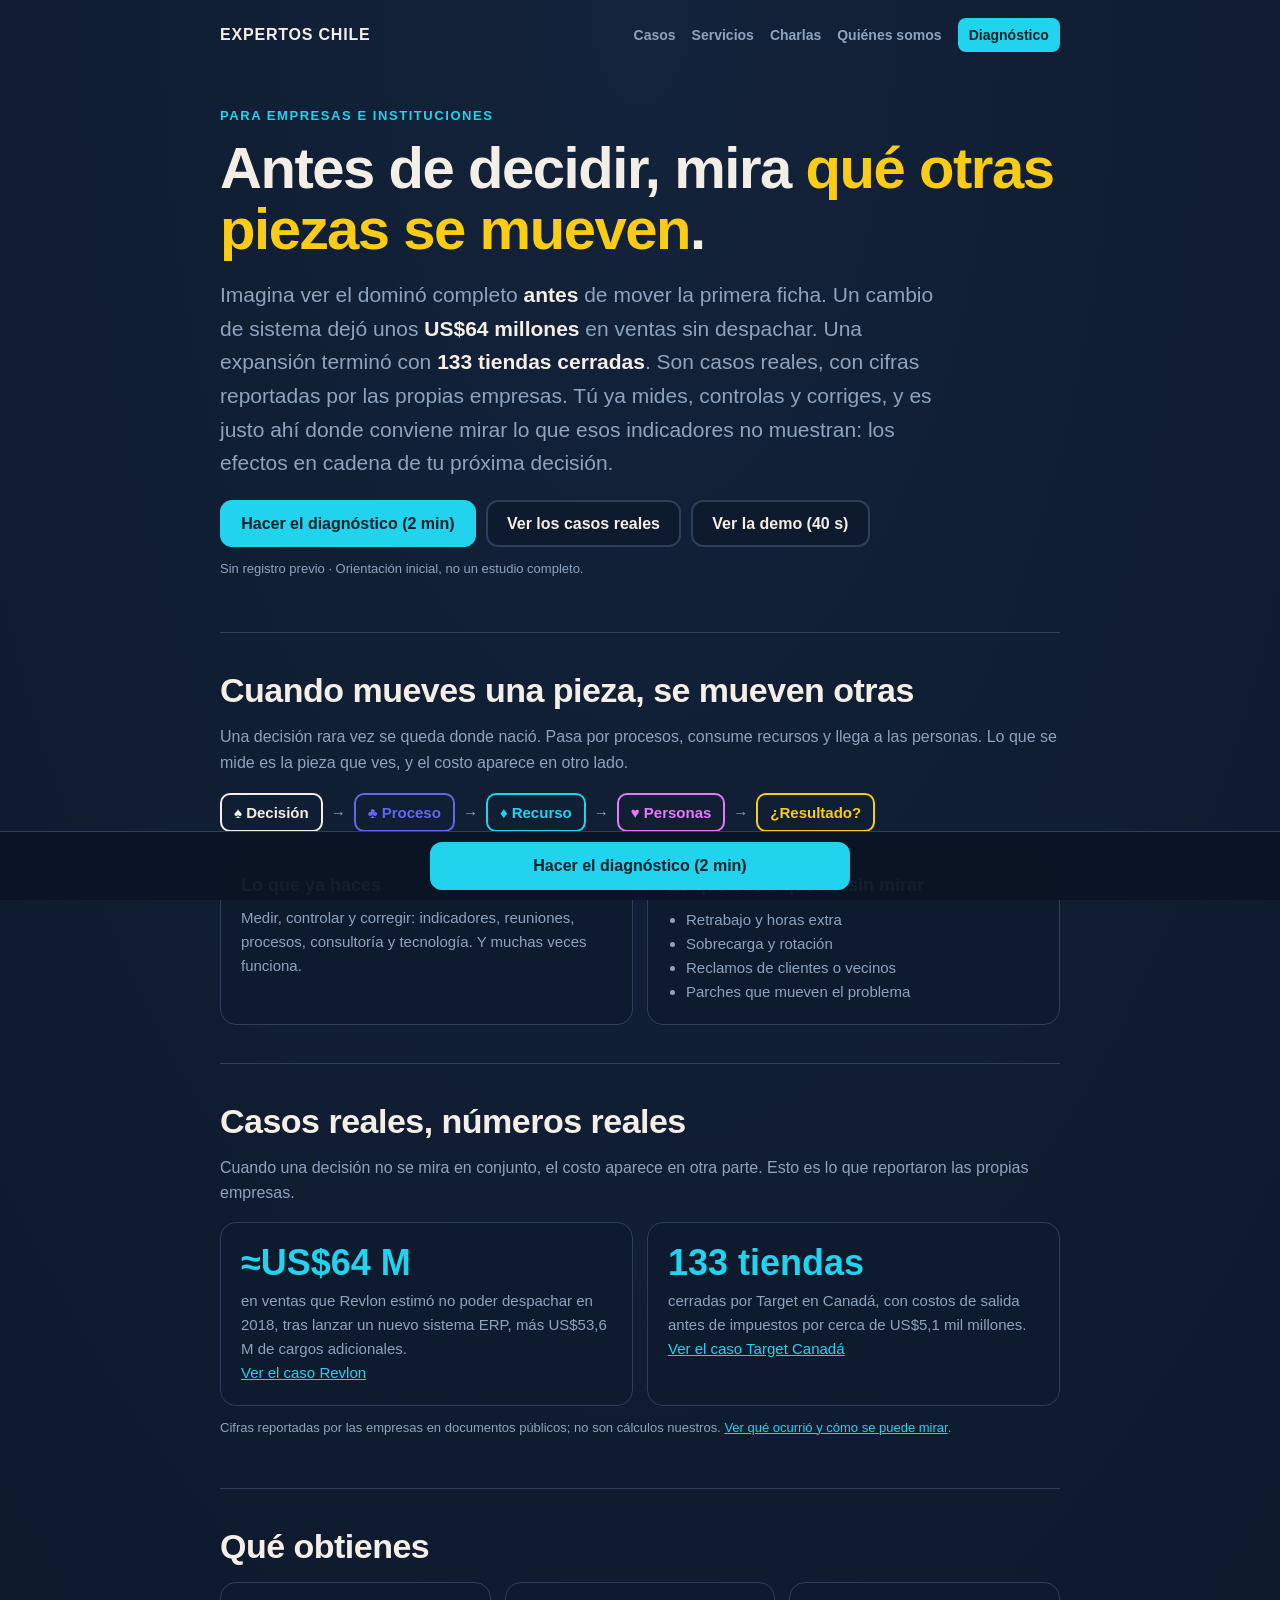
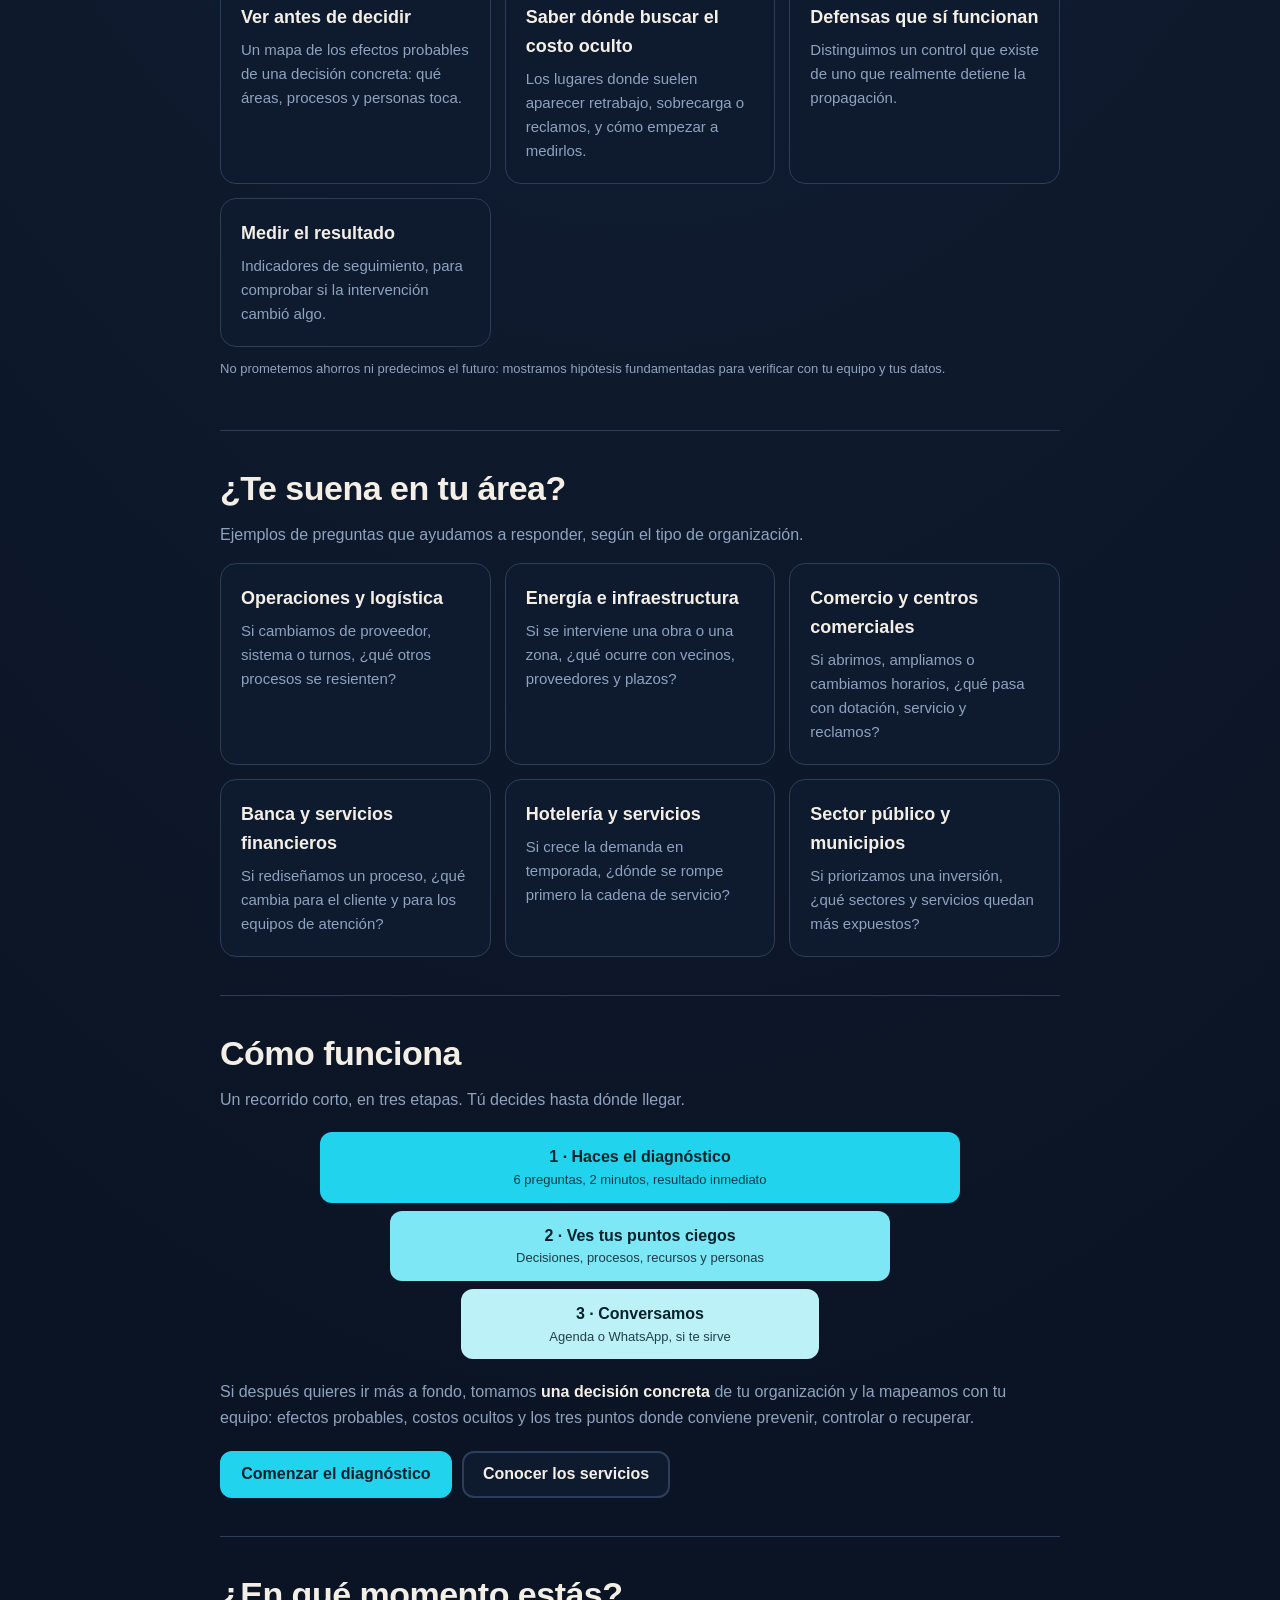
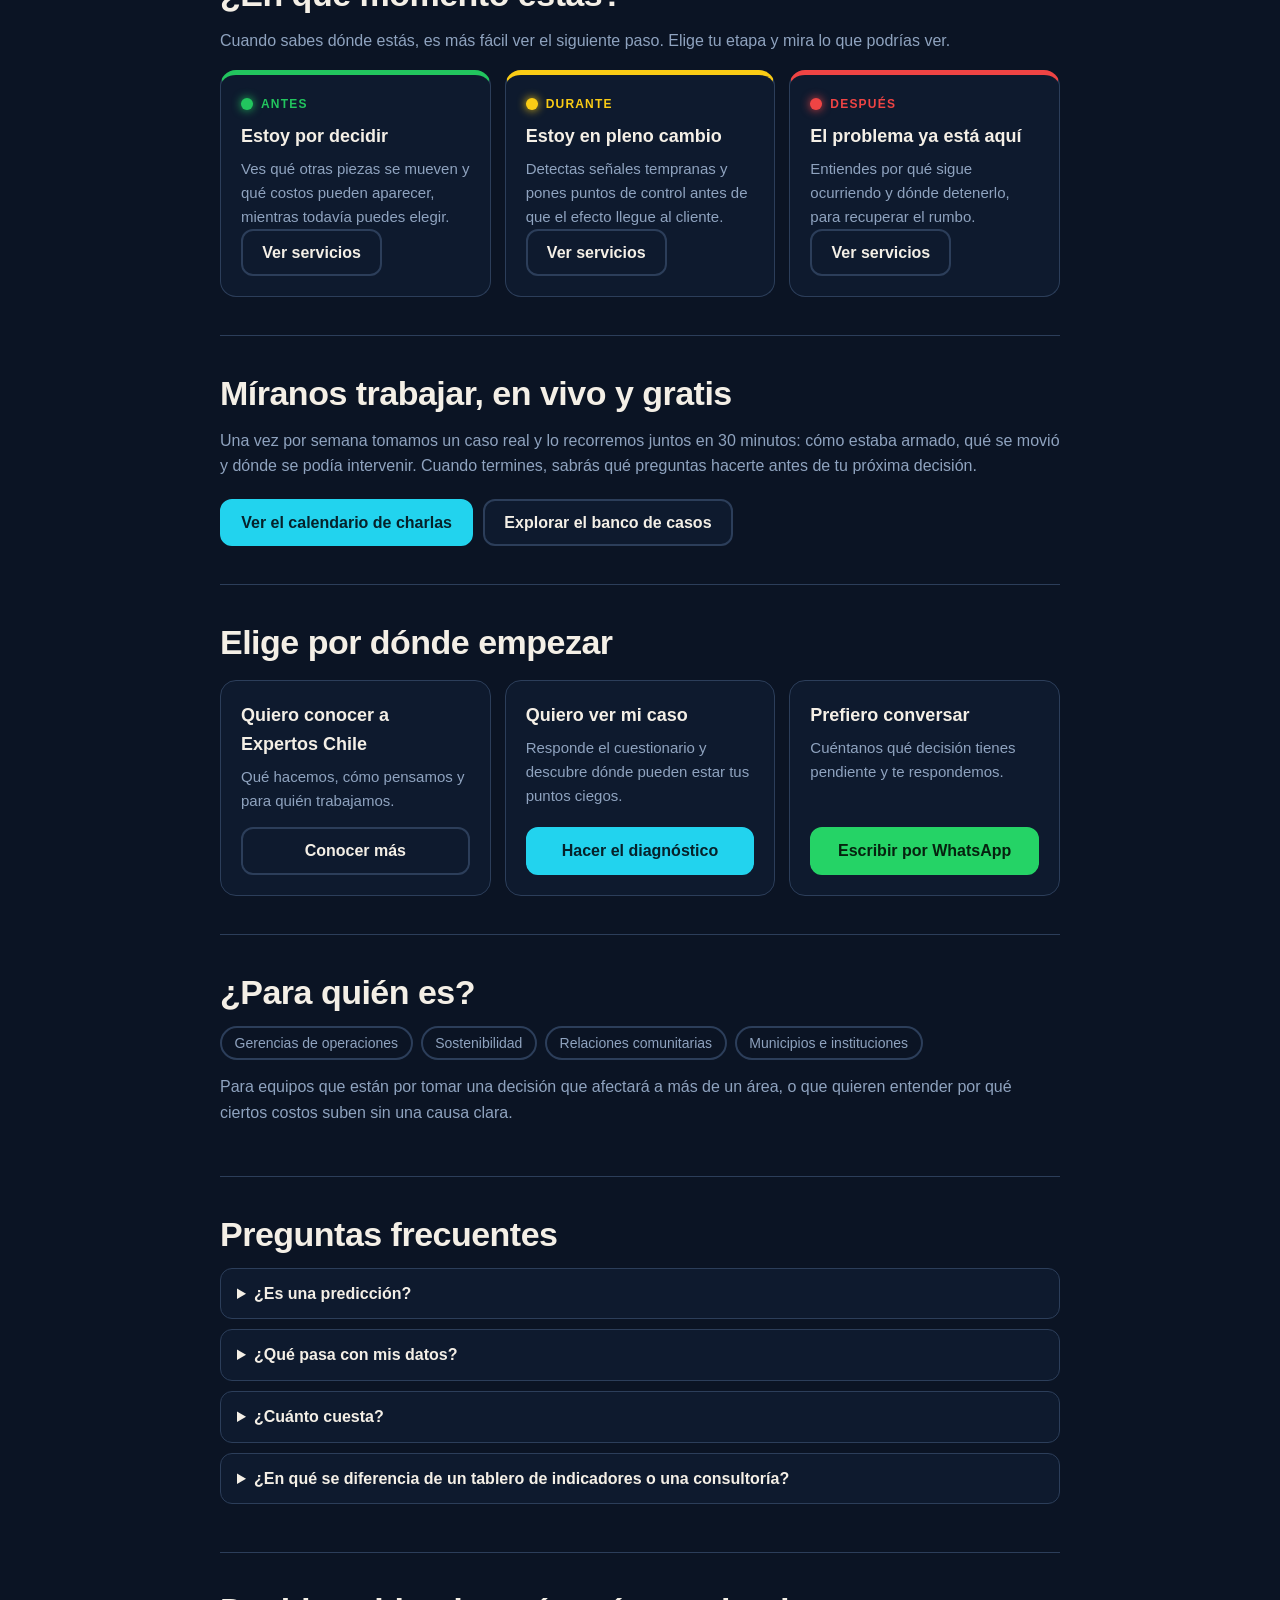
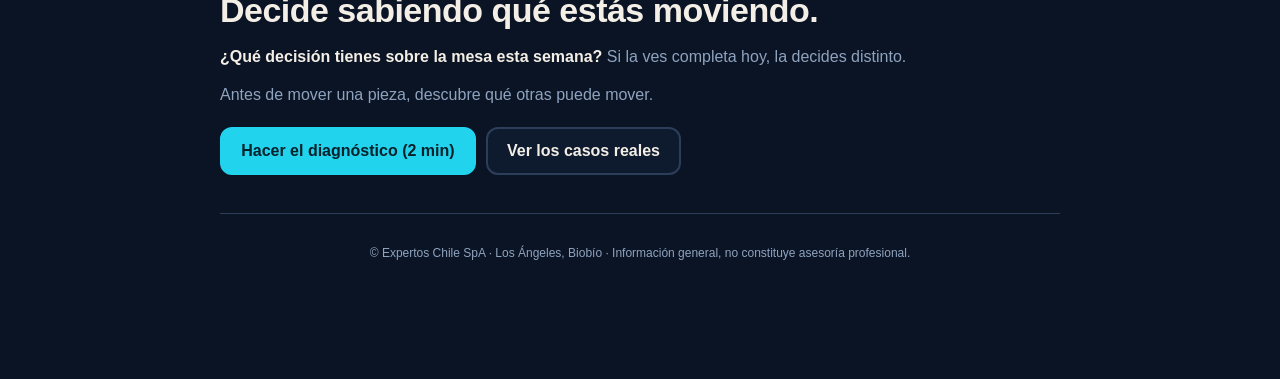
<file: index.html>
<!doctype html>
<html lang="es">
<head>
<meta charset="utf-8">
<meta name="viewport" content="width=device-width, initial-scale=1, viewport-fit=cover">
<title>Expertos Chile · ¿Qué costos ocultos tiene tu próxima decisión?</title>
<meta name="description" content="Arreglas un problema y aparece otro. Haz el diagnóstico de 2 minutos y mira dónde pueden estar los costos que tus indicadores no explican.">
<meta property="og:title" content="¿Qué costos ocultos tiene tu próxima decisión?">
<meta property="og:description" content="Diagnóstico de 2 minutos · Expertos Chile">
<meta name="theme-color" content="#13233b">

<style>
:root{
  --bg:#13233b;--bg2:#0b1424;--card:#0e1a2e;
  --ink:#f4efe6;--mute:#8fa3bf;--line:#2c3e5a;
  --P:#e879f9;--R:#22d3ee;--Pr:#6366f1;--D:#f4efe6;
  --g:#22c55e;--y:#facc15;--r:#ef4444;
  --font:"Avenir Next","Segoe UI","Helvetica Neue",Arial,sans-serif;
}
*{box-sizing:border-box}
html{
  background:var(--bg2);
  scroll-behavior:smooth;
  scroll-padding-top:20px;
}
body{
  margin:0;
  color:var(--ink);
  font-family:var(--font);
  line-height:1.6;
  background:radial-gradient(120% 60% at 50% 0,var(--bg),var(--bg2));
  padding:env(safe-area-inset-top,0) 0 calc(env(safe-area-inset-bottom,0) + 76px);
}
.w{max-width:880px;margin:0 auto;padding:0 20px}

/* Navegación común */
nav{
  display:flex;
  justify-content:space-between;
  align-items:center;
  flex-wrap:wrap;
  gap:14px;
  padding:18px 0;
  font-weight:800;
  letter-spacing:.05em;
}
nav .brand{
  color:var(--ink);
  font-size:16px;
  font-weight:800;
  letter-spacing:.05em;
  text-decoration:none;
  white-space:nowrap;
}
.lk{
  display:flex;
  gap:8px 16px;
  flex-wrap:wrap;
  align-items:center;
  justify-content:flex-end;
}
nav a{
  color:var(--mute);
  font-weight:600;
  font-size:14px;
  text-decoration:none;
  letter-spacing:0;
}
nav a:hover,nav a:focus-visible{color:var(--ink)}
nav a.navcta{
  background:var(--R);
  color:#06222b;
  border-radius:8px;
  padding:.4em .8em;
  font-weight:800;
}
nav a.navcta:hover{filter:brightness(1.08);color:#06222b}
nav a:focus-visible,.btn:focus-visible,summary:focus-visible{
  outline:3px solid var(--D);
  outline-offset:3px;
  border-radius:5px;
}

/* Contenido */
.hero{padding:36px 0 40px}
.eye{
  font-size:13px;font-weight:800;letter-spacing:.12em;
  color:var(--R);margin-bottom:12px;
}
h1{
  font-size:clamp(32px,7vw,58px);
  line-height:1.05;letter-spacing:-.025em;margin:0 0 18px;
}
h2{
  font-size:clamp(24px,4.6vw,34px);
  line-height:1.15;letter-spacing:-.015em;margin:0 0 14px;
}
h3{font-size:18px;margin:0 0 6px}
p{color:var(--mute);margin:0 0 12px}
p b{color:var(--ink)}
.hl{color:var(--y)}
.num{
  font-size:clamp(26px,5vw,36px);font-weight:850;
  color:var(--R);line-height:1.1;margin-bottom:6px;
}
.lead{font-size:clamp(17px,2.4vw,21px);max-width:34em}
section{padding:38px 0;border-top:1px solid var(--line)}
.btn{
  font:700 16px var(--font);
  display:inline-flex;align-items:center;justify-content:center;
  text-align:center;
  padding:.8em 1.2em;
  min-height:46px;
  border-radius:12px;border:2px solid var(--line);
  background:var(--card);color:var(--ink);
  text-decoration:none;cursor:pointer;
  overflow-wrap:anywhere;
}
.cta{background:var(--R);color:#06222b;border-color:var(--R)}
.cta:hover{filter:brightness(1.08)}
.wa{background:#25D366;color:#06220f;border-color:#25D366}
.btns{display:flex;flex-wrap:wrap;gap:10px;margin-top:20px}
.micro{font-size:13px;margin-top:12px}
.chain{
  display:flex;flex-wrap:wrap;gap:8px;align-items:center;
  margin:18px 0;font-weight:800;font-size:15px;
}
.chain span.t{
  border:2px solid var(--c);color:var(--c);
  border-radius:10px;padding:.35em .8em;
}
.chain span.a{color:var(--mute)}
.pills{display:flex;flex-wrap:wrap;gap:8px;margin:14px 0}
.pills span{
  border:2px solid var(--line);border-radius:999px;
  padding:.3em .9em;font-size:14px;color:var(--mute);
}
.grid{
  display:grid;gap:14px;
  grid-template-columns:repeat(auto-fit,minmax(min(100%,240px),1fr));
  margin-top:16px;
}
.card{background:var(--card);border:1px solid var(--line);border-radius:16px;padding:20px}
.card p{margin:0;font-size:15px}
.card ul{margin:8px 0 0;padding-left:18px;color:var(--mute);font-size:15px}
.fun{display:grid;gap:8px;margin:20px auto;max-width:640px}
.fun div{
  margin:0 auto;border-radius:12px;padding:12px 16px;
  text-align:center;font-weight:700;color:#06222b;
}
.fun small{display:block;font-weight:500;font-size:13px;opacity:.85}
.f1{width:100%;background:var(--R)}
.f2{width:78%;max-width:100%;background:#7ee7f5}
.f3{width:56%;max-width:100%;background:#bdf1f8}
.paths{
  display:grid;gap:14px;
  grid-template-columns:repeat(auto-fit,minmax(min(100%,230px),1fr));
  margin-top:18px;
}
.path{display:flex;flex-direction:column;justify-content:space-between;gap:14px}
details{border:1px solid var(--line);border-radius:12px;padding:12px 16px;margin:10px 0;background:var(--card)}
summary{font-weight:700;cursor:pointer}
details p{margin:10px 0 0;font-size:15px}
footer{
  padding:30px 0 40px;text-align:center;
  font-size:12px;color:var(--mute);border-top:1px solid var(--line);
}
.sticky{
  position:fixed;left:0;right:0;bottom:0;
  padding:10px 16px calc(10px + env(safe-area-inset-bottom,0));
  background:rgba(11,20,36,.96);
  border-top:1px solid var(--line);
  display:flex;justify-content:center;z-index:10;
}
.sticky .btn{width:100%;max-width:420px}
.st-g{--c:var(--g)}.st-y{--c:var(--y)}.st-r{--c:var(--r)}
.card.st{border-top:5px solid var(--c)}
.dot{
  display:inline-block;width:12px;height:12px;border-radius:50%;
  background:var(--c);margin-right:8px;box-shadow:0 0 10px var(--c);
}
.stage{
  display:flex;align-items:center;font-size:12px;font-weight:800;
  letter-spacing:.1em;color:var(--c);margin-bottom:8px;
}
section[id]{scroll-margin-top:20px}

@media(max-width:620px){
  .w{padding:0 16px}
  nav{align-items:flex-start;gap:12px;padding:15px 0}
  nav .brand{width:100%}
  .lk{width:100%;justify-content:flex-start;gap:10px 14px}
  nav a{font-size:13px}
  .hero{padding:28px 0 32px}
  section{padding:30px 0}
  .btns .btn{flex:1 1 100%;width:100%}
  .chain{font-size:13px}
  .sticky{padding-left:12px;padding-right:12px}
}
@media(prefers-reduced-motion:reduce){
  html{scroll-behavior:auto}
}
</style>
</head>

<body>
<div class="w">

<nav aria-label="Navegación principal">
  <a class="brand" href="index.html" data-link>EXPERTOS CHILE</a>
  <div class="lk">
    <a href="casos.html" data-link>Casos</a>
    <a href="productos.html" data-link>Servicios</a>
    <a href="charlas.html" data-link>Charlas</a>
    <a href="quienes-somos.html" data-link>Quiénes somos</a>
    <a href="diagnostico.html" class="navcta" data-link>Diagnóstico</a>
  </div>
</nav>

<main>
<div class="hero" id="inicio">
  <div class="eye">PARA EMPRESAS E INSTITUCIONES</div>
  <h1>Antes de decidir, mira <span class="hl">qué otras piezas se mueven</span>.</h1>
  <p class="lead">Imagina ver el dominó completo <b>antes</b> de mover la primera ficha. Un cambio de sistema dejó unos <b>US$64 millones</b> en ventas sin despachar. Una expansión terminó con <b>133 tiendas cerradas</b>. Son casos reales, con cifras reportadas por las propias empresas. Tú ya mides, controlas y corriges, y es justo ahí donde conviene mirar lo que esos indicadores no muestran: los efectos en cadena de tu próxima decisión.</p>
  <div class="btns">
    <a class="btn cta" href="diagnostico.html" data-link>Hacer el diagnóstico (2 min)</a>
    <a class="btn" href="casos.html" data-link>Ver los casos reales</a>
    <a class="btn" href="expertos-chile-demo.html" data-link>Ver la demo (40 s)</a>
  </div>
  <p class="micro">Sin registro previo · Orientación inicial, no un estudio completo.</p>
</div>

<section id="dolor">
  <h2>Cuando mueves una pieza, se mueven otras</h2>
  <p>Una decisión rara vez se queda donde nació. Pasa por procesos, consume recursos y llega a las personas. Lo que se mide es la pieza que ves, y el costo aparece en otro lado.</p>
  <div class="chain">
    <span class="t" style="--c:var(--D)">♠ Decisión</span><span class="a">→</span>
    <span class="t" style="--c:var(--Pr)">♣ Proceso</span><span class="a">→</span>
    <span class="t" style="--c:var(--R)">♦ Recurso</span><span class="a">→</span>
    <span class="t" style="--c:var(--P)">♥ Personas</span><span class="a">→</span>
    <span class="t" style="--c:var(--y)">¿Resultado?</span>
  </div>
  <div class="grid">
    <div class="card">
      <h3>Lo que ya haces</h3>
      <p>Medir, controlar y corregir: indicadores, reuniones, procesos, consultoría y tecnología. Y muchas veces funciona.</p>
    </div>
    <div class="card">
      <h3>Lo que suele quedar sin mirar</h3>
      <ul>
        <li>Retrabajo y horas extra</li>
        <li>Sobrecarga y rotación</li>
        <li>Reclamos de clientes o vecinos</li>
        <li>Parches que mueven el problema</li>
      </ul>
    </div>
  </div>
</section>

<section id="casos">
  <h2>Casos reales, números reales</h2>
  <p>Cuando una decisión no se mira en conjunto, el costo aparece en otra parte. Esto es lo que reportaron las propias empresas.</p>
  <div class="grid">
    <div class="card">
      <div class="num">≈US$64 M</div>
      <p>en ventas que Revlon estimó no poder despachar en 2018, tras lanzar un nuevo sistema ERP, más US$53,6 M de cargos adicionales.</p>
      <p class="micro"><a href="casos.html#revlon" data-link style="color:var(--R)">Ver el caso Revlon</a></p>
    </div>
    <div class="card">
      <div class="num">133 tiendas</div>
      <p>cerradas por Target en Canadá, con costos de salida antes de impuestos por cerca de US$5,1 mil millones.</p>
      <p class="micro"><a href="casos.html#target" data-link style="color:var(--R)">Ver el caso Target Canadá</a></p>
    </div>
  </div>
  <p class="micro">Cifras reportadas por las empresas en documentos públicos; no son cálculos nuestros. <a href="casos.html" data-link style="color:var(--R)">Ver qué ocurrió y cómo se puede mirar</a>.</p>
</section>

<section id="utilidad">
  <h2>Qué obtienes</h2>
  <div class="grid">
    <div class="card"><h3>Ver antes de decidir</h3><p>Un mapa de los efectos probables de una decisión concreta: qué áreas, procesos y personas toca.</p></div>
    <div class="card"><h3>Saber dónde buscar el costo oculto</h3><p>Los lugares donde suelen aparecer retrabajo, sobrecarga o reclamos, y cómo empezar a medirlos.</p></div>
    <div class="card"><h3>Defensas que sí funcionan</h3><p>Distinguimos un control que existe de uno que realmente detiene la propagación.</p></div>
    <div class="card"><h3>Medir el resultado</h3><p>Indicadores de seguimiento, para comprobar si la intervención cambió algo.</p></div>
  </div>
  <p class="micro">No prometemos ahorros ni predecimos el futuro: mostramos hipótesis fundamentadas para verificar con tu equipo y tus datos.</p>
</section>

<section id="rubro">
  <h2>¿Te suena en tu área?</h2>
  <p>Ejemplos de preguntas que ayudamos a responder, según el tipo de organización.</p>
  <div class="grid">
    <div class="card"><h3>Operaciones y logística</h3><p>Si cambiamos de proveedor, sistema o turnos, ¿qué otros procesos se resienten?</p></div>
    <div class="card"><h3>Energía e infraestructura</h3><p>Si se interviene una obra o una zona, ¿qué ocurre con vecinos, proveedores y plazos?</p></div>
    <div class="card"><h3>Comercio y centros comerciales</h3><p>Si abrimos, ampliamos o cambiamos horarios, ¿qué pasa con dotación, servicio y reclamos?</p></div>
    <div class="card"><h3>Banca y servicios financieros</h3><p>Si rediseñamos un proceso, ¿qué cambia para el cliente y para los equipos de atención?</p></div>
    <div class="card"><h3>Hotelería y servicios</h3><p>Si crece la demanda en temporada, ¿dónde se rompe primero la cadena de servicio?</p></div>
    <div class="card"><h3>Sector público y municipios</h3><p>Si priorizamos una inversión, ¿qué sectores y servicios quedan más expuestos?</p></div>
  </div>
</section>

<section id="como">
  <h2>Cómo funciona</h2>
  <p>Un recorrido corto, en tres etapas. Tú decides hasta dónde llegar.</p>
  <div class="fun">
    <div class="f1">1 · Haces el diagnóstico<small>6 preguntas, 2 minutos, resultado inmediato</small></div>
    <div class="f2">2 · Ves tus puntos ciegos<small>Decisiones, procesos, recursos y personas</small></div>
    <div class="f3">3 · Conversamos<small>Agenda o WhatsApp, si te sirve</small></div>
  </div>
  <p>Si después quieres ir más a fondo, tomamos <b>una decisión concreta</b> de tu organización y la mapeamos con tu equipo: efectos probables, costos ocultos y los tres puntos donde conviene prevenir, controlar o recuperar.</p>
  <div class="btns">
    <a class="btn cta" href="diagnostico.html" data-link>Comenzar el diagnóstico</a>
    <a class="btn" href="productos.html" data-link>Conocer los servicios</a>
  </div>
</section>

<section id="etapas">
  <h2>¿En qué momento estás?</h2>
  <p>Cuando sabes dónde estás, es más fácil ver el siguiente paso. Elige tu etapa y mira lo que podrías ver.</p>
  <div class="grid">
    <div class="card st st-g">
      <div class="stage"><i class="dot"></i>ANTES</div>
      <h3>Estoy por decidir</h3>
      <p>Ves qué otras piezas se mueven y qué costos pueden aparecer, mientras todavía puedes elegir.</p>
      <a class="btn" href="productos.html?e=g" data-link>Ver servicios</a>
    </div>
    <div class="card st st-y">
      <div class="stage"><i class="dot"></i>DURANTE</div>
      <h3>Estoy en pleno cambio</h3>
      <p>Detectas señales tempranas y pones puntos de control antes de que el efecto llegue al cliente.</p>
      <a class="btn" href="productos.html?e=y" data-link>Ver servicios</a>
    </div>
    <div class="card st st-r">
      <div class="stage"><i class="dot"></i>DESPUÉS</div>
      <h3>El problema ya está aquí</h3>
      <p>Entiendes por qué sigue ocurriendo y dónde detenerlo, para recuperar el rumbo.</p>
      <a class="btn" href="productos.html?e=r" data-link>Ver servicios</a>
    </div>
  </div>
</section>

<section id="charlas">
  <h2>Míranos trabajar, en vivo y gratis</h2>
  <p>Una vez por semana tomamos un caso real y lo recorremos juntos en 30 minutos: cómo estaba armado, qué se movió y dónde se podía intervenir. Cuando termines, sabrás qué preguntas hacerte antes de tu próxima decisión.</p>
  <div class="btns">
    <a class="btn cta" href="charlas.html" data-link>Ver el calendario de charlas</a>
    <a class="btn" href="casos.html" data-link>Explorar el banco de casos</a>
  </div>
</section>

<section id="caminos">
  <h2>Elige por dónde empezar</h2>
  <div class="paths">
    <div class="card path">
      <div><h3>Quiero conocer a Expertos Chile</h3><p>Qué hacemos, cómo pensamos y para quién trabajamos.</p></div>
      <a class="btn" href="quienes-somos.html" data-link>Conocer más</a>
    </div>
    <div class="card path">
      <div><h3>Quiero ver mi caso</h3><p>Responde el cuestionario y descubre dónde pueden estar tus puntos ciegos.</p></div>
      <a class="btn cta" href="diagnostico.html" data-link>Hacer el diagnóstico</a>
    </div>
    <div class="card path">
      <div><h3>Prefiero conversar</h3><p>Cuéntanos qué decisión tienes pendiente y te respondemos.</p></div>
      <a class="btn wa" id="wa" href="#" target="_blank" rel="noopener">Escribir por WhatsApp</a>
    </div>
  </div>
</section>

<section id="para">
  <h2>¿Para quién es?</h2>
  <div class="pills">
    <span>Gerencias de operaciones</span>
    <span>Sostenibilidad</span>
    <span>Relaciones comunitarias</span>
    <span>Municipios e instituciones</span>
  </div>
  <p>Para equipos que están por tomar una decisión que afectará a más de un área, o que quieren entender por qué ciertos costos suben sin una causa clara.</p>
</section>

<section id="faq">
  <h2>Preguntas frecuentes</h2>
  <details><summary>¿Es una predicción?</summary><p>No. Planteamos hipótesis de efectos, con su nivel de probabilidad, para verificarlas con tu equipo y tus datos.</p></details>
  <details><summary>¿Qué pasa con mis datos?</summary><p>Las respuestas del cuestionario no se guardan en esta página. La instrumentación inicial registra eventos técnicos de navegación en la sesión de tu pestaña; no registra respuestas, nombres ni teléfonos ni envía esos eventos a un servidor. Si decides escribirnos por WhatsApp, los datos que incluyas llegan directamente a nuestro chat.</p></details>
  <details><summary>¿Cuánto cuesta?</summary><p>El diagnóstico de 2 minutos es gratuito. Un diagnóstico completo se define según el alcance de la decisión; lo conversamos antes de empezar.</p></details>
  <details><summary>¿En qué se diferencia de un tablero de indicadores o una consultoría?</summary><p>Los indicadores miran cada pieza por separado y la consultoría suele transformar la organización completa. Aquí miramos qué otras piezas se mueven cuando tomas una decisión concreta.</p></details>
</section>

<section id="final">
  <h2>Decide sabiendo qué estás moviendo.</h2>
  <p><b>¿Qué decisión tienes sobre la mesa esta semana?</b> Si la ves completa hoy, la decides distinto.</p>
  <p>Antes de mover una pieza, descubre qué otras puede mover.</p>
  <div class="btns">
    <a class="btn cta" href="diagnostico.html" data-link>Hacer el diagnóstico (2 min)</a>
    <a class="btn" href="casos.html" data-link>Ver los casos reales</a>
  </div>
</section>
</main>

<footer>
  © Expertos Chile SpA · Los Ángeles, Biobío · Información general, no constituye asesoría profesional.
</footer>
</div>

<div class="sticky">
  <a class="btn cta" href="diagnostico.html" data-link>Hacer el diagnóstico (2 min)</a>
</div>

<script src="analytics.js"></script>
<script>
"use strict";

const CONFIG = {
  whatsapp: "569XXXXXXXX" // Reemplazar por el número real, sin + ni espacios.
};

/* Preserva ref y mantiene correctamente query y hash.
   Ejemplo: casos.html#revlon sigue apuntando a #revlon.
   Los enlaces externos no se modifican.
*/
const params = new URLSearchParams(location.search);
const ref = params.get("ref") || "";

document.querySelectorAll("a[data-link]").forEach(function (link) {
  try {
    const url = new URL(link.getAttribute("href"), location.href);

    if (url.origin !== location.origin) return;

    if (ref && !url.searchParams.has("ref")) {
      url.searchParams.set("ref", ref);
    }

    link.href = url.pathname + url.search + url.hash;
  } catch (_) {
    // Un enlace defectuoso no debe detener el resto de la página.
  }
});

/* El contacto se construye después de preservar el origen. */
const waLink = document.getElementById("wa");
if (waLink) {
  const message =
    "Hola, vi la página de Expertos Chile y quiero conversar." +
    (ref ? " (Ref: " + ref + ")" : "");

  waLink.href =
    "https://wa.me/" + CONFIG.whatsapp +
    "?text=" + encodeURIComponent(message);
}
</script>
</body>
</html>
</file>
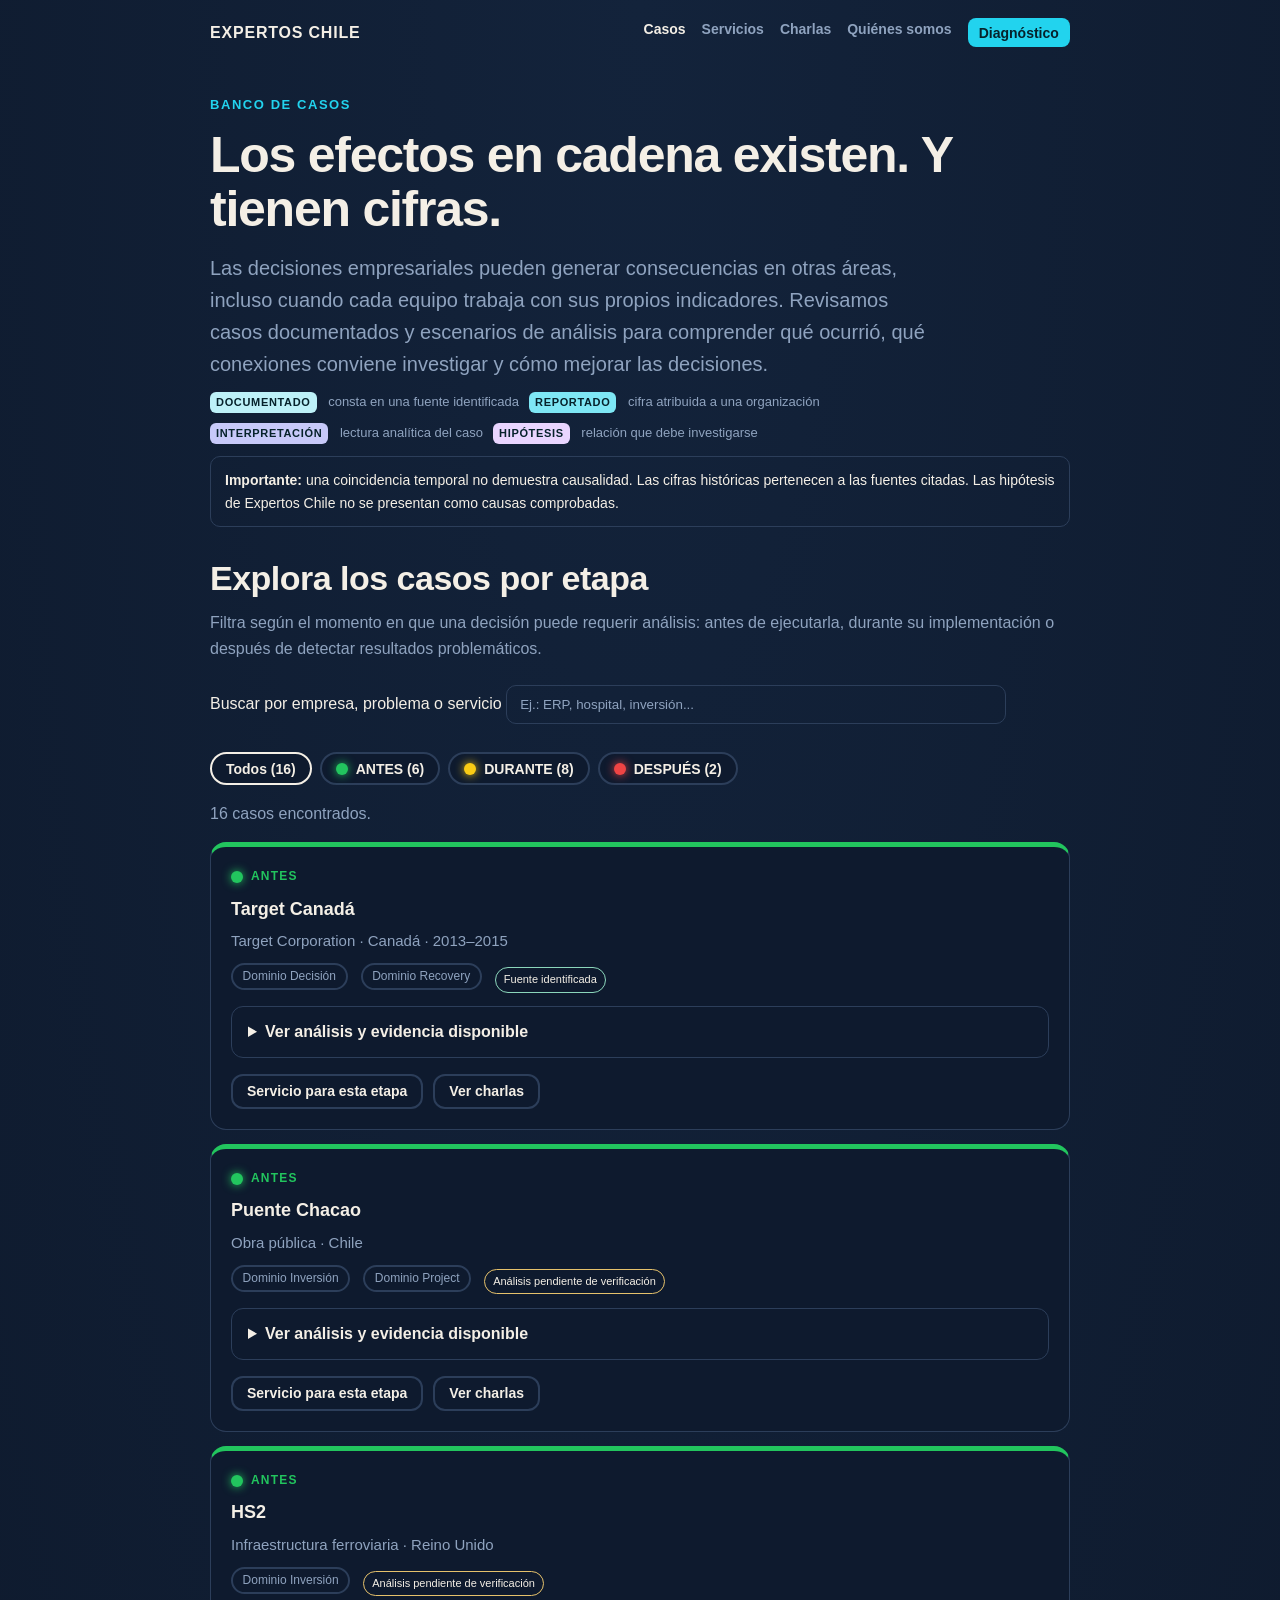
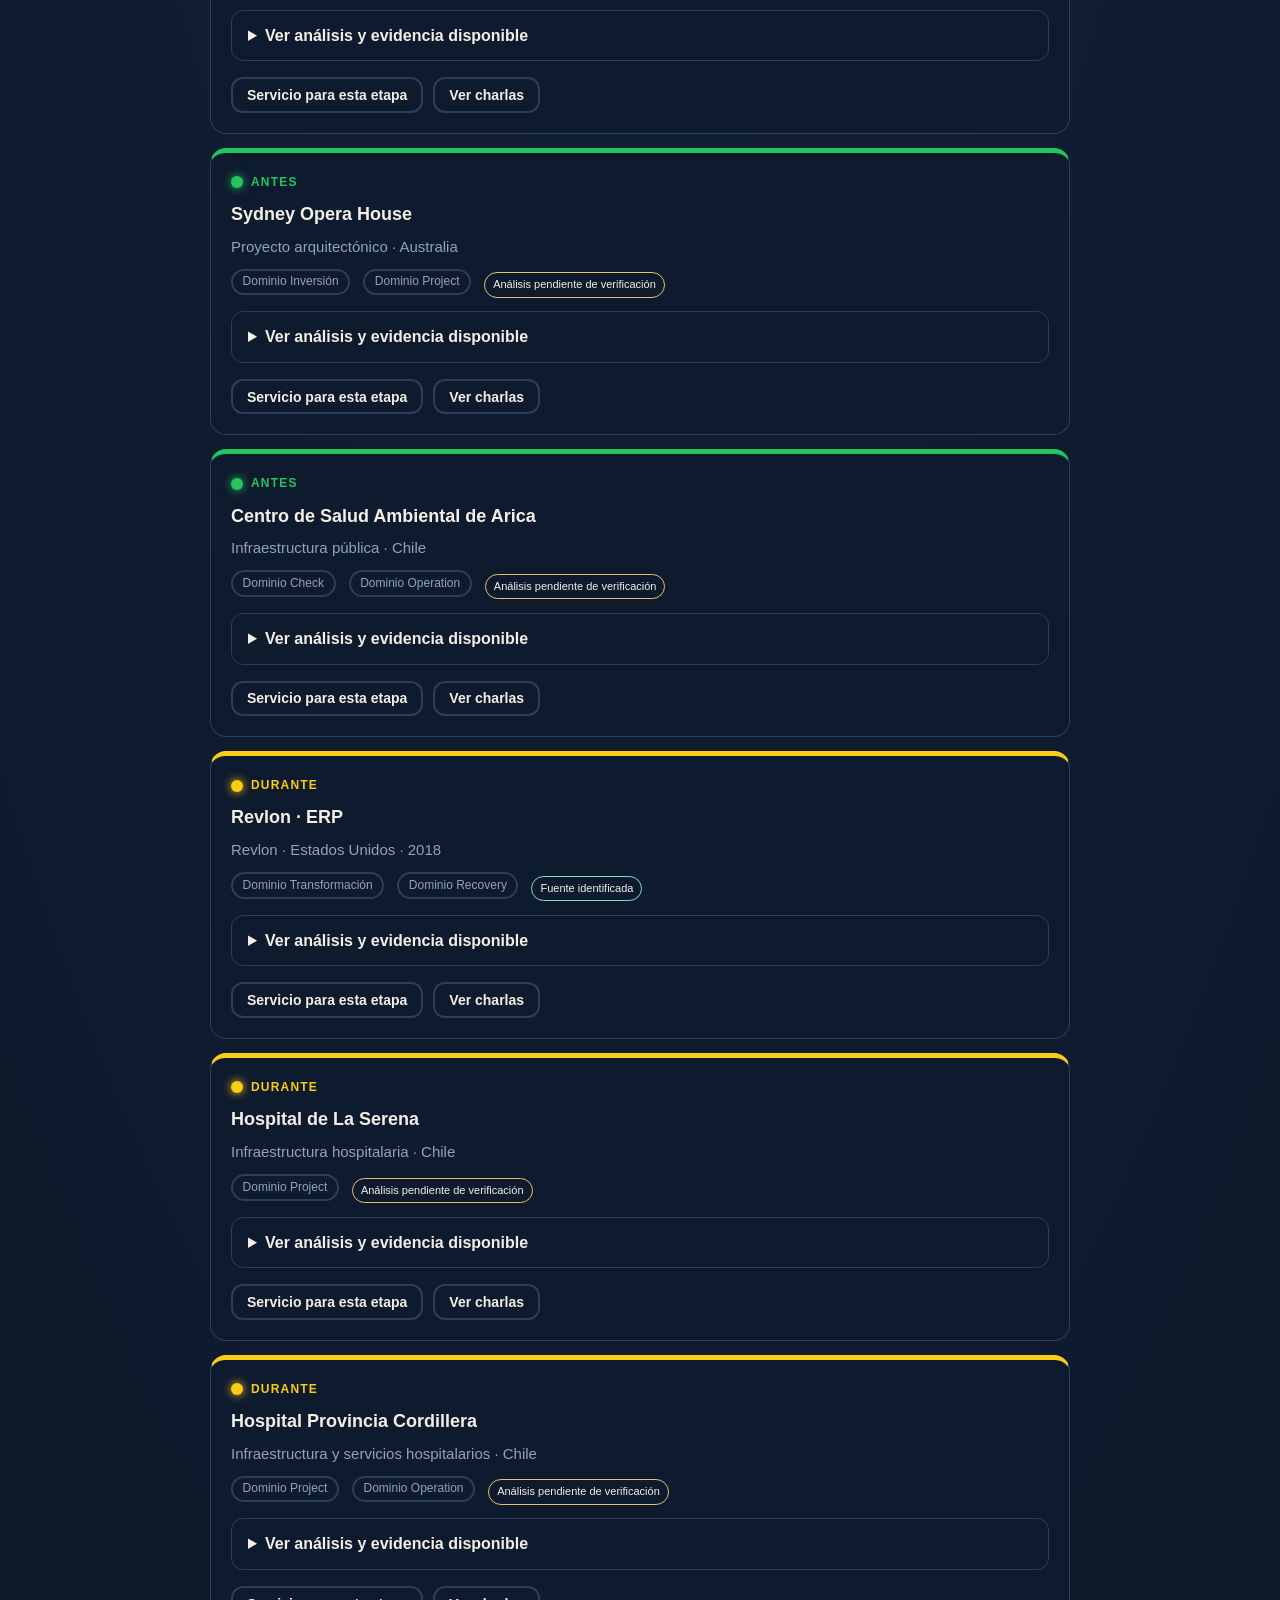
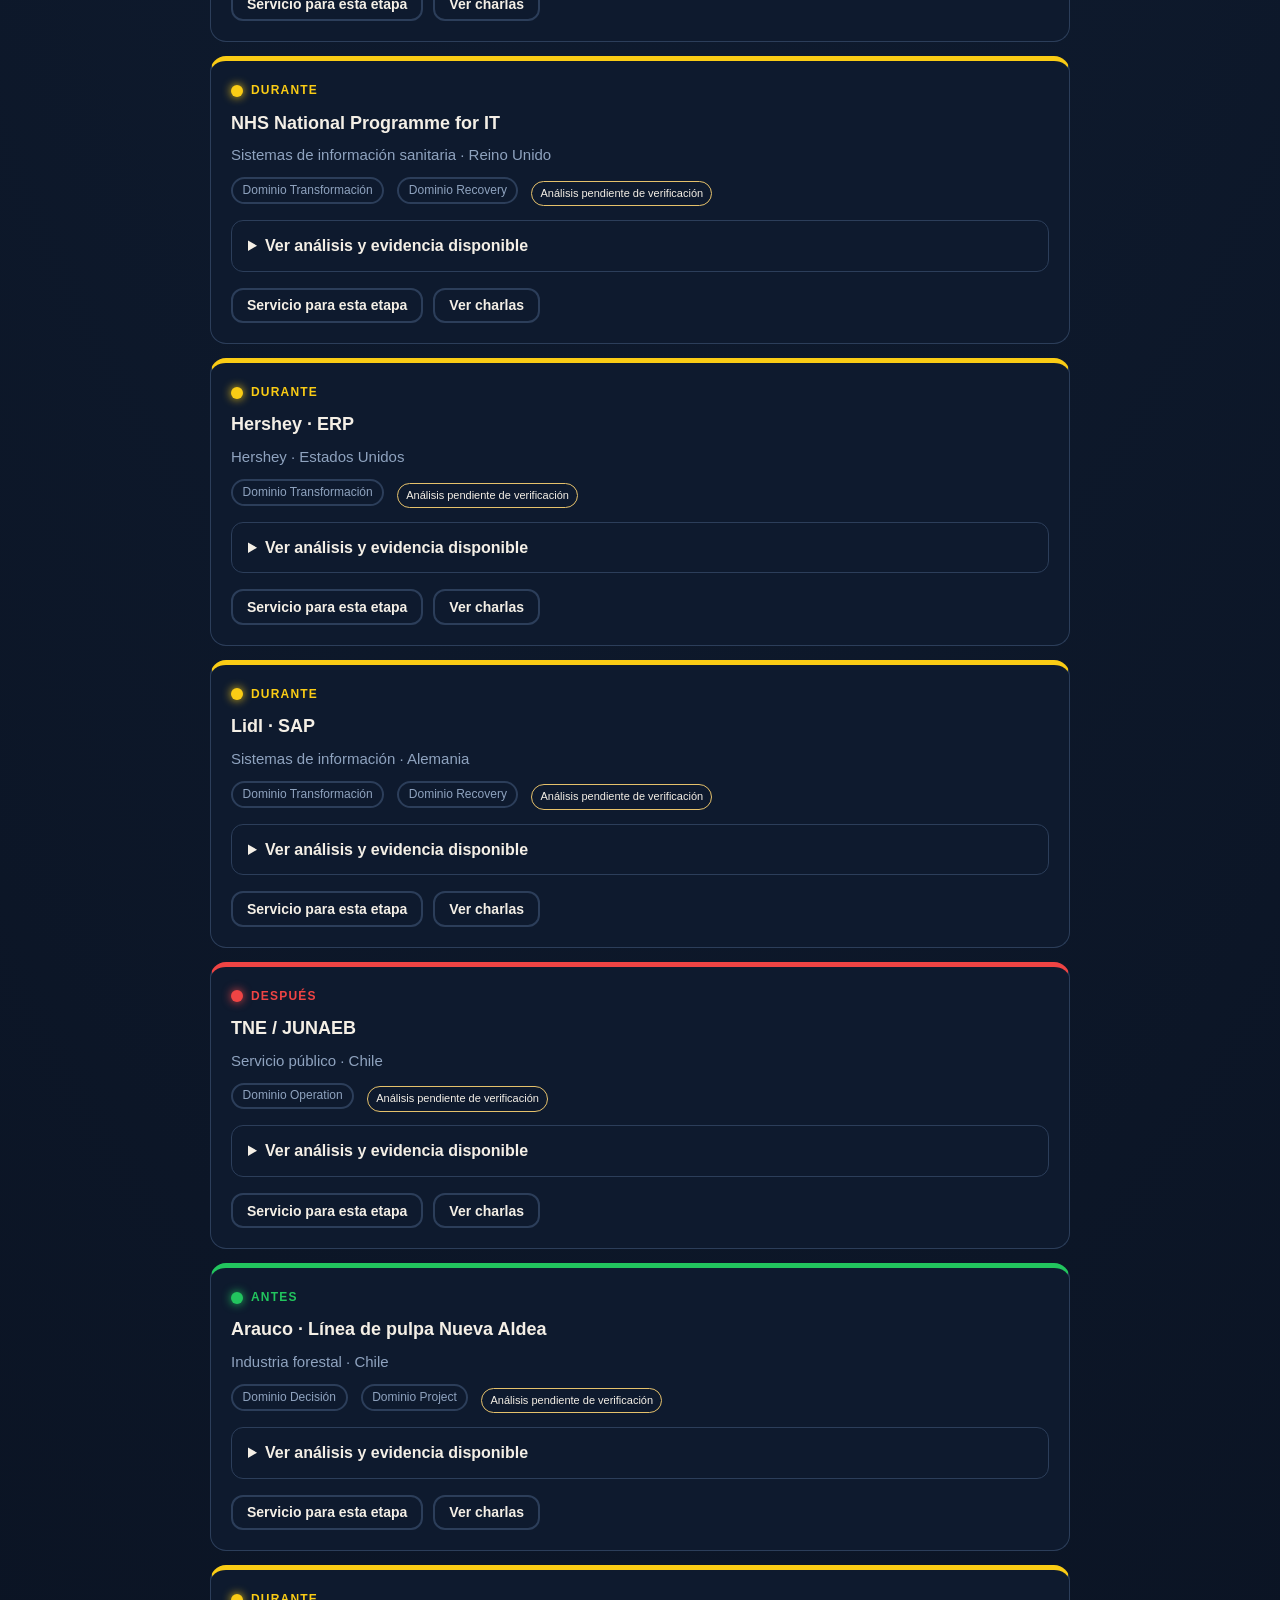
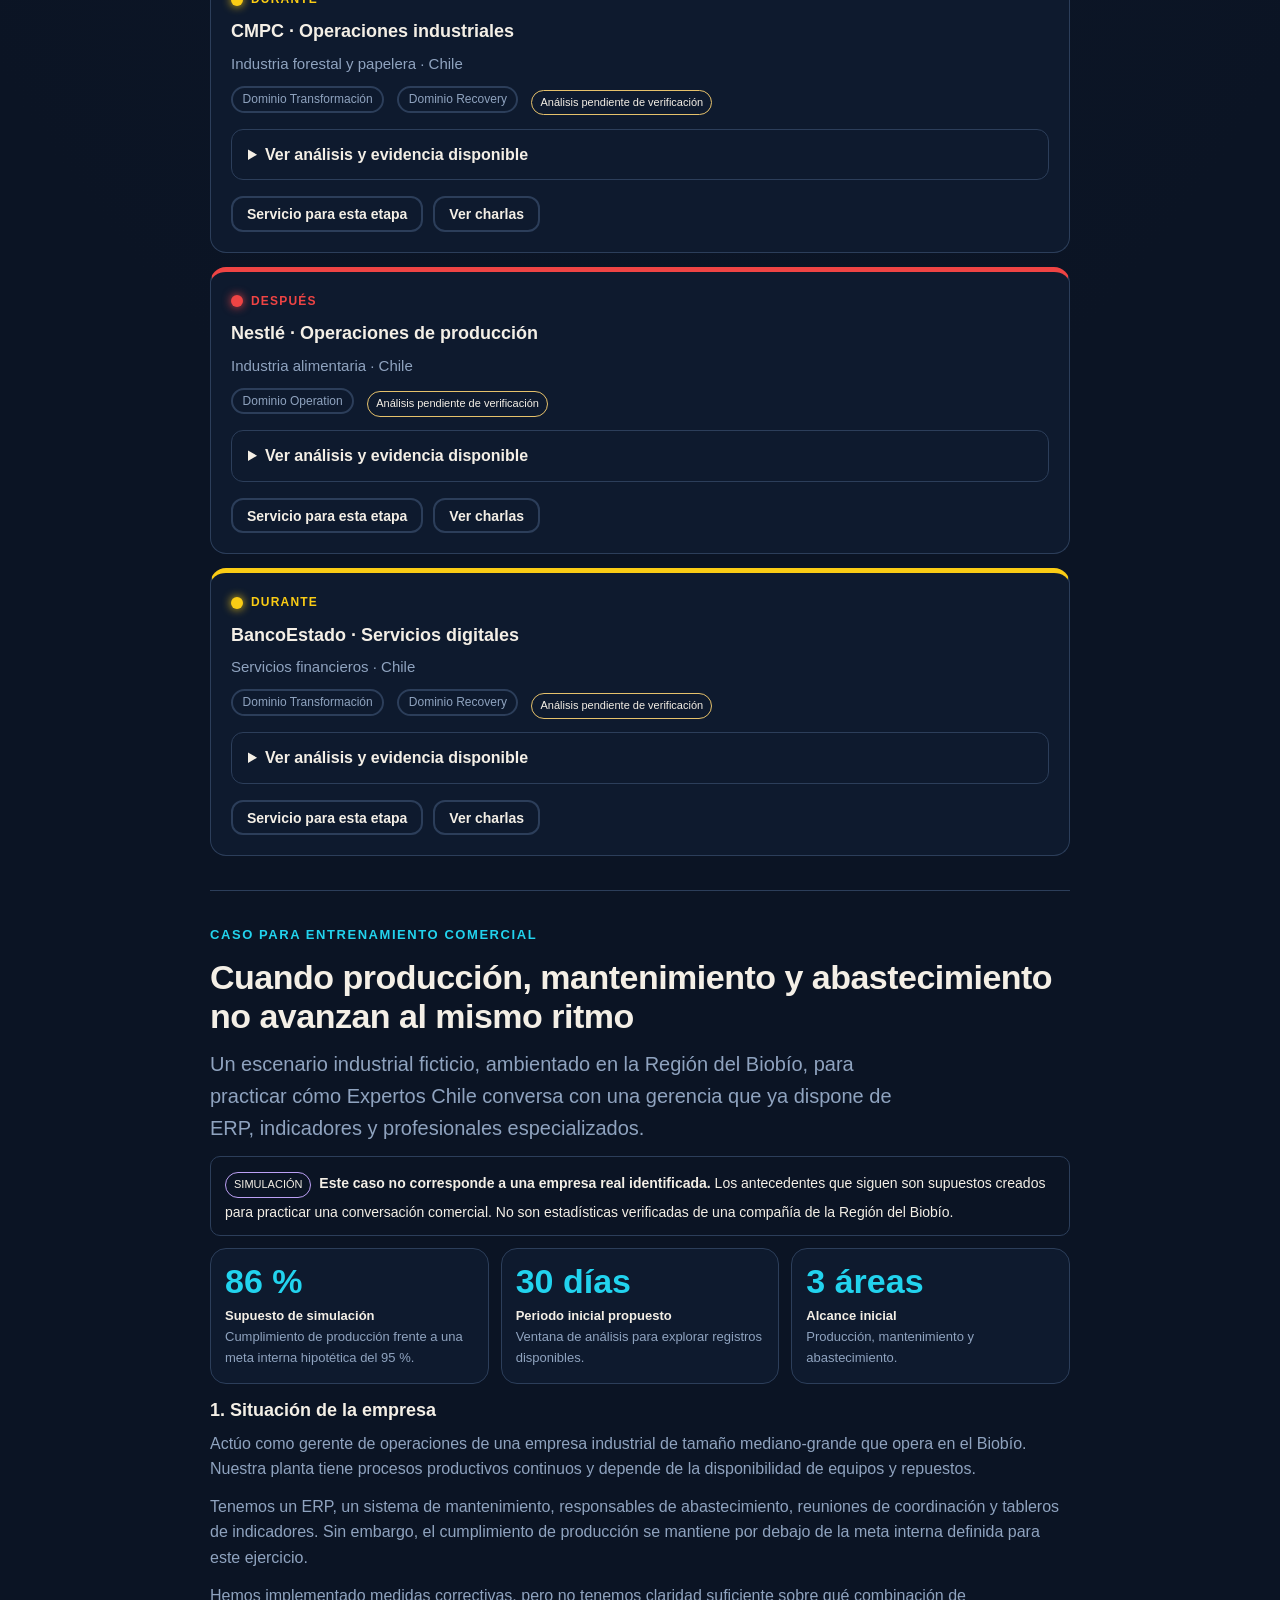
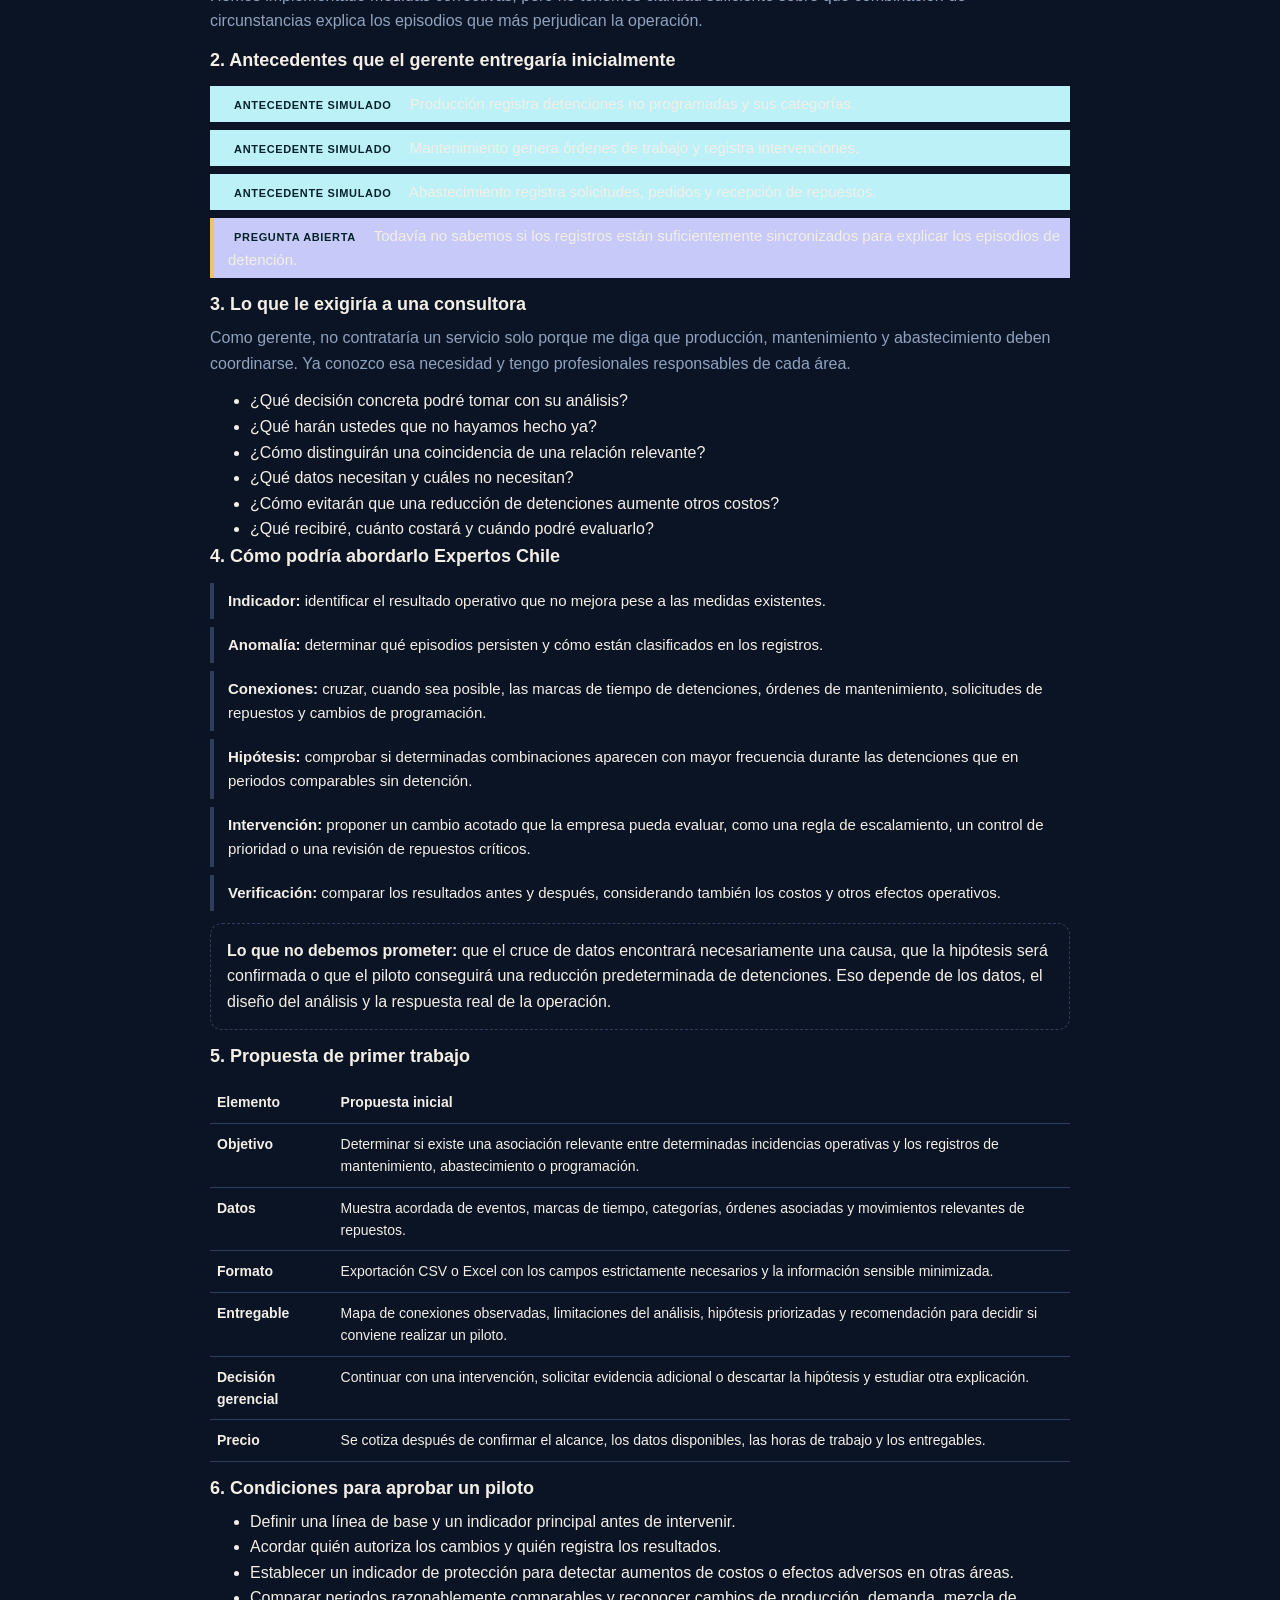
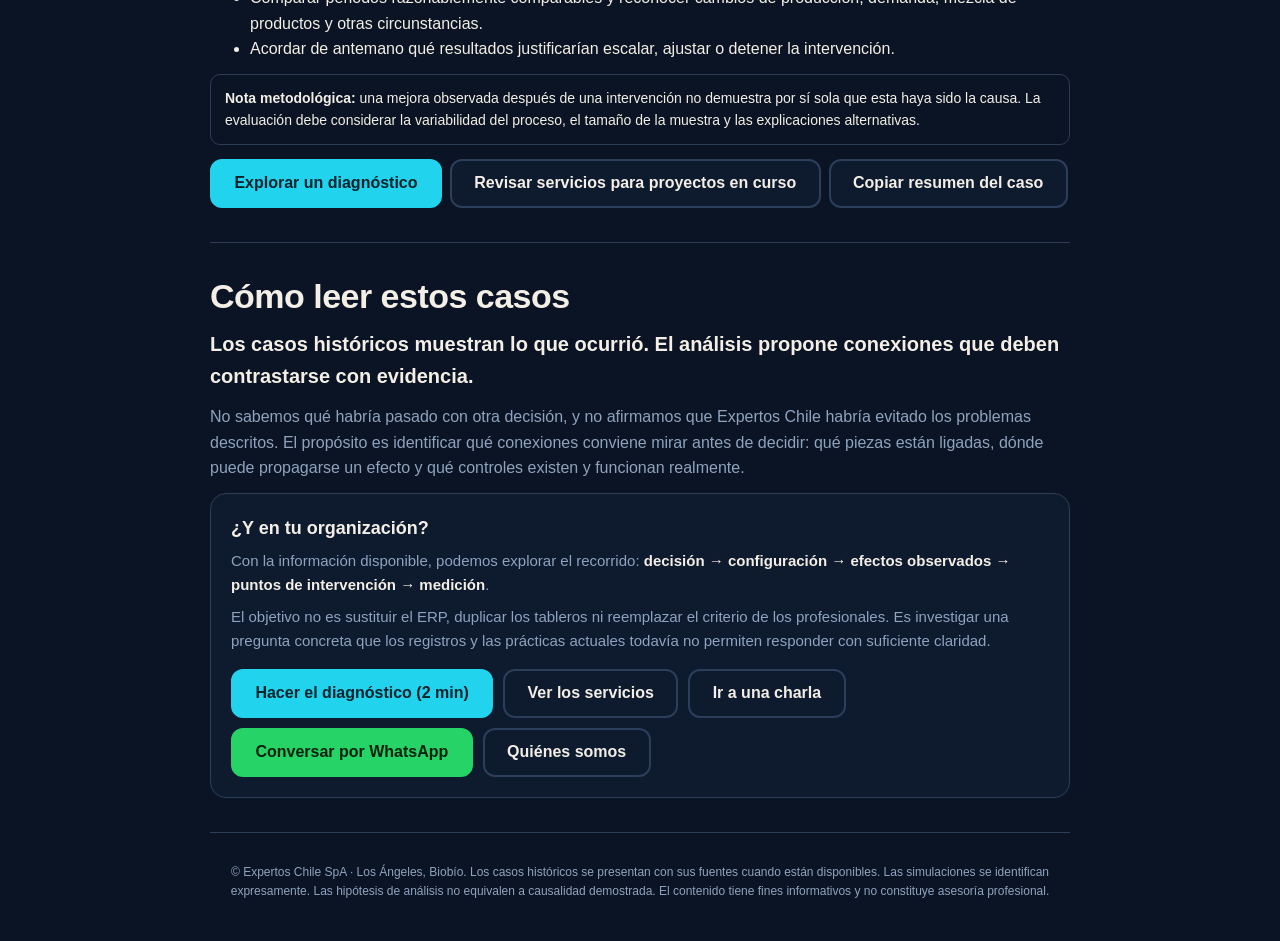
<file: casos.html>
<!doctype html>
<html lang="es">
<head>
<meta charset="utf-8">
<meta name="viewport" content="width=device-width, initial-scale=1, viewport-fit=cover">

<title>Banco de casos reales · Expertos Chile</title>
<meta name="description" content="Casos de decisiones, efectos en cadena y riesgos organizacionales. Evidencia pública, hipótesis de análisis y casos de simulación comercial.">
<meta name="theme-color" content="#ffffff">

<link rel="stylesheet" href="estilo.css">
<script src="analytics.js" defer></script>

<style>
/* =====================================================
   BANCO DE CASOS · EXPERTOS CHILE
   ===================================================== */

.num {
  font-size: clamp(24px, 5vw, 34px);
  font-weight: 850;
  color: var(--R);
  line-height: 1.1;
}

.stats {
  display: grid;
  gap: 12px;
  grid-template-columns: repeat(auto-fit, minmax(190px, 1fr));
  margin: 12px 0;
}

.stats .card {
  padding: 14px;
}

.stats p {
  font-size: 13px;
  margin: 6px 0 0;
}

.chainv {
  display: grid;
  gap: 8px;
  margin: 12px 0;
}

.chainv div {
  border-left: 4px solid var(--line);
  padding: 6px 0 6px 14px;
  font-size: 15px;
  color: var(--ink);
}

.chainv .e1 { border-color: #bdf1f8; }
.chainv .e2 { border-color: #7ee7f5; }
.chainv .e3 { border-color: #f0c36b; }
.chainv .e4 { border-color: #d6a5f5; }

.lens {
  border: 1px dashed var(--line);
  border-radius: 12px;
  padding: 14px 16px;
  margin: 12px 0;
}

.lens b { color: var(--ink); }

.legend {
  display: flex;
  flex-wrap: wrap;
  gap: 10px;
  font-size: 13px;
  color: var(--mute);
  margin: 12px 0;
}

small.src {
  display: block;
  font-size: 12px;
  color: var(--mute);
  margin-top: 8px;
  line-height: 1.6;
}

.quote {
  font-weight: 700;
  color: var(--ink);
  font-size: clamp(16px, 2.4vw, 20px);
}

.card.st h3 { margin-top: 2px; }

.case-intro {
  margin: 12px 0;
  color: var(--mute);
}

.case-meta {
  display: flex;
  flex-wrap: wrap;
  align-items: center;
  gap: 7px;
  margin: 10px 0;
}

.pill {
  display: inline-flex;
  align-items: center;
}

.status {
  display: inline-flex;
  align-items: center;
  font-size: 11px;
  line-height: 1.4;
  padding: 4px 8px;
  border: 1px solid var(--line);
  border-radius: 999px;
  margin: 3px 4px 3px 0;
}

.status.public {
  border-color: #8bd6bb;
}

.status.hypothesis {
  border-color: #e5c16b;
}

.status.simulation {
  border-color: #bca0f5;
}

.case-note {
  padding: 12px 14px;
  border: 1px solid var(--line);
  border-radius: 10px;
  margin: 12px 0;
  font-size: 14px;
}

.case-table {
  width: 100%;
  border-collapse: collapse;
  margin: 12px 0;
  font-size: 14px;
}

.case-table th,
.case-table td {
  border-bottom: 1px solid var(--line);
  padding: 9px 7px;
  text-align: left;
  vertical-align: top;
}

.case-table th {
  font-weight: 750;
}

#filtro {
  display: flex;
  flex-wrap: wrap;
  gap: 8px;
}

#filtro button {
  cursor: pointer;
}

#filtro button:focus-visible,
summary:focus-visible,
a:focus-visible,
button:focus-visible,
input:focus-visible {
  outline: 2px solid var(--R);
  outline-offset: 3px;
}

.case-search {
  width: 100%;
  max-width: 500px;
  padding: 11px 13px;
  border: 1px solid var(--line);
  border-radius: 10px;
  background: transparent;
  color: var(--ink);
  margin: 12px 0;
}

.case-actions {
  display: flex;
  flex-wrap: wrap;
  gap: 8px;
  margin-top: 14px;
}

.case-actions .btn {
  margin: 0;
}

.simulation-label {
  font-weight: 800;
  letter-spacing: .04em;
}

#lista article[id],
#caso-industrial,
#metodo {
  scroll-margin-top: 24px;
}

#contador {
  min-height: 1.5em;
}

.case-search::placeholder {
  color: var(--mute);
  opacity: 1;
}

@media (max-width: 520px) {
  .case-table {
    font-size: 12px;
  }

  .case-table th,
  .case-table td {
    padding: 7px 5px;
    overflow-wrap: anywhere;
  }

  .stats {
    grid-template-columns: 1fr;
  }
}

@media (prefers-reduced-motion: reduce) {
  *,
  *::before,
  *::after {
    scroll-behavior: auto !important;
    animation-duration: 0.01ms !important;
    transition-duration: 0.01ms !important;
  }
}
</style>
</head>

<body>
<div class="w">

<nav aria-label="Navegación principal">
  <a class="brand" href="index.html" data-link>EXPERTOS CHILE</a>

  <div class="links">
    <a href="casos.html" class="on" aria-current="page" data-link>Casos</a>
    <a href="productos.html" data-link>Servicios</a>
    <a href="charlas.html" data-link>Charlas</a>
    <a href="quienes-somos.html" data-link>Quiénes somos</a>
    <a href="diagnostico.html" class="navcta" data-link>Diagnóstico</a>
  </div>
</nav>

<!-- =====================================================
     PRESENTACIÓN
     ===================================================== -->

<header style="padding:30px 0 20px">
  <div class="eye">BANCO DE CASOS</div>

  <h1>Los efectos en cadena existen. Y tienen cifras.</h1>

  <p class="lead">
    Las decisiones empresariales pueden generar consecuencias en otras
    áreas, incluso cuando cada equipo trabaja con sus propios indicadores.
    Revisamos casos documentados y escenarios de análisis para comprender
    qué ocurrió, qué conexiones conviene investigar y cómo mejorar las
    decisiones.
  </p>

  <div class="legend">
    <span>
      <span class="tag e1">DOCUMENTADO</span>
      consta en una fuente identificada
    </span>

    <span>
      <span class="tag e2">REPORTADO</span>
      cifra atribuida a una organización
    </span>

    <span>
      <span class="tag e3">INTERPRETACIÓN</span>
      lectura analítica del caso
    </span>

    <span>
      <span class="tag e4">HIPÓTESIS</span>
      relación que debe investigarse
    </span>
  </div>

  <div class="case-note">
    <b>Importante:</b> una coincidencia temporal no demuestra causalidad.
    Las cifras históricas pertenecen a las fuentes citadas. Las hipótesis
    de Expertos Chile no se presentan como causas comprobadas.
  </div>
</header>

<!-- =====================================================
     FILTROS Y BÚSQUEDA
     ===================================================== -->

<section id="explorar-casos" style="border-top:none;padding-top:0">
  <h2>Explora los casos por etapa</h2>

  <p>
    Filtra según el momento en que una decisión puede requerir análisis:
    antes de ejecutarla, durante su implementación o después de detectar
    resultados problemáticos.
  </p>

  <label for="busqueda">Buscar por empresa, problema o servicio</label>

  <input
    id="busqueda"
    class="case-search"
    type="search"
    placeholder="Ej.: ERP, hospital, inversión..."
    aria-label="Buscar casos"
    autocomplete="off"
  >

  <div class="sema" id="filtro" role="group" aria-label="Filtrar casos por etapa"></div>

  <p id="contador" aria-live="polite" aria-atomic="true"></p>

  <div class="grid" id="lista" style="grid-template-columns:1fr"></div>
</section>

<!-- =====================================================
     CASO PARA ENTRENAMIENTO COMERCIAL
     ===================================================== -->

<section id="caso-industrial">
  <div class="eye">CASO PARA ENTRENAMIENTO COMERCIAL</div>

  <h2>Cuando producción, mantenimiento y abastecimiento no avanzan al mismo ritmo</h2>

  <p class="lead">
    Un escenario industrial ficticio, ambientado en la Región del Biobío,
    para practicar cómo Expertos Chile conversa con una gerencia que ya
    dispone de ERP, indicadores y profesionales especializados.
  </p>

  <div class="case-note">
    <span class="status simulation">SIMULACIÓN</span>
    <b>Este caso no corresponde a una empresa real identificada.</b>
    Los antecedentes que siguen son supuestos creados para practicar
    una conversación comercial. No son estadísticas verificadas de una
    compañía de la Región del Biobío.
  </div>

  <div class="stats">
    <div class="card">
      <div class="num">86 %</div>
      <p>
        <b>Supuesto de simulación</b><br>
        Cumplimiento de producción frente a una meta interna hipotética
        del 95 %.
      </p>
    </div>

    <div class="card">
      <div class="num">30 días</div>
      <p>
        <b>Periodo inicial propuesto</b><br>
        Ventana de análisis para explorar registros disponibles.
      </p>
    </div>

    <div class="card">
      <div class="num">3 áreas</div>
      <p>
        <b>Alcance inicial</b><br>
        Producción, mantenimiento y abastecimiento.
      </p>
    </div>
  </div>

  <h3>1. Situación de la empresa</h3>

  <p>
    Actúo como gerente de operaciones de una empresa industrial de tamaño
    mediano-grande que opera en el Biobío. Nuestra planta tiene procesos
    productivos continuos y depende de la disponibilidad de equipos y
    repuestos.
  </p>

  <p>
    Tenemos un ERP, un sistema de mantenimiento, responsables de
    abastecimiento, reuniones de coordinación y tableros de indicadores.
    Sin embargo, el cumplimiento de producción se mantiene por debajo
    de la meta interna definida para este ejercicio.
  </p>

  <p>
    Hemos implementado medidas correctivas, pero no tenemos claridad
    suficiente sobre qué combinación de circunstancias explica los
    episodios que más perjudican la operación.
  </p>

  <h3>2. Antecedentes que el gerente entregaría inicialmente</h3>

  <div class="chainv">
    <div class="e1">
      <span class="tag e1">ANTECEDENTE SIMULADO</span>
      Producción registra detenciones no programadas y sus categorías.
    </div>

    <div class="e1">
      <span class="tag e1">ANTECEDENTE SIMULADO</span>
      Mantenimiento genera órdenes de trabajo y registra intervenciones.
    </div>

    <div class="e1">
      <span class="tag e1">ANTECEDENTE SIMULADO</span>
      Abastecimiento registra solicitudes, pedidos y recepción de repuestos.
    </div>

    <div class="e3">
      <span class="tag e3">PREGUNTA ABIERTA</span>
      Todavía no sabemos si los registros están suficientemente
      sincronizados para explicar los episodios de detención.
    </div>
  </div>

  <h3>3. Lo que le exigiría a una consultora</h3>

  <p>
    Como gerente, no contrataría un servicio solo porque me diga que
    producción, mantenimiento y abastecimiento deben coordinarse.
    Ya conozco esa necesidad y tengo profesionales responsables de cada área.
  </p>

  <ul>
    <li>¿Qué decisión concreta podré tomar con su análisis?</li>
    <li>¿Qué harán ustedes que no hayamos hecho ya?</li>
    <li>¿Cómo distinguirán una coincidencia de una relación relevante?</li>
    <li>¿Qué datos necesitan y cuáles no necesitan?</li>
    <li>¿Cómo evitarán que una reducción de detenciones aumente otros costos?</li>
    <li>¿Qué recibiré, cuánto costará y cuándo podré evaluarlo?</li>
  </ul>

  <h3>4. Cómo podría abordarlo Expertos Chile</h3>

  <div class="chainv">
    <div>
      <b>Indicador:</b> identificar el resultado operativo que no mejora
      pese a las medidas existentes.
    </div>

    <div>
      <b>Anomalía:</b> determinar qué episodios persisten y cómo están
      clasificados en los registros.
    </div>

    <div>
      <b>Conexiones:</b> cruzar, cuando sea posible, las marcas de tiempo
      de detenciones, órdenes de mantenimiento, solicitudes de repuestos
      y cambios de programación.
    </div>

    <div>
      <b>Hipótesis:</b> comprobar si determinadas combinaciones aparecen
      con mayor frecuencia durante las detenciones que en periodos
      comparables sin detención.
    </div>

    <div>
      <b>Intervención:</b> proponer un cambio acotado que la empresa pueda
      evaluar, como una regla de escalamiento, un control de prioridad
      o una revisión de repuestos críticos.
    </div>

    <div>
      <b>Verificación:</b> comparar los resultados antes y después,
      considerando también los costos y otros efectos operativos.
    </div>
  </div>

  <div class="lens">
    <b>Lo que no debemos prometer:</b>
    que el cruce de datos encontrará necesariamente una causa,
    que la hipótesis será confirmada o que el piloto conseguirá una
    reducción predeterminada de detenciones. Eso depende de los datos,
    el diseño del análisis y la respuesta real de la operación.
  </div>

  <h3>5. Propuesta de primer trabajo</h3>

  <table class="case-table">
    <thead>
      <tr>
        <th scope="col">Elemento</th>
        <th scope="col">Propuesta inicial</th>
      </tr>
    </thead>

    <tbody>
      <tr>
        <th scope="row">Objetivo</th>
        <td>
          Determinar si existe una asociación relevante entre determinadas
          incidencias operativas y los registros de mantenimiento,
          abastecimiento o programación.
        </td>
      </tr>

      <tr>
        <th scope="row">Datos</th>
        <td>
          Muestra acordada de eventos, marcas de tiempo, categorías,
          órdenes asociadas y movimientos relevantes de repuestos.
        </td>
      </tr>

      <tr>
        <th scope="row">Formato</th>
        <td>
          Exportación CSV o Excel con los campos estrictamente necesarios
          y la información sensible minimizada.
        </td>
      </tr>

      <tr>
        <th scope="row">Entregable</th>
        <td>
          Mapa de conexiones observadas, limitaciones del análisis,
          hipótesis priorizadas y recomendación para decidir si conviene
          realizar un piloto.
        </td>
      </tr>

      <tr>
        <th scope="row">Decisión gerencial</th>
        <td>
          Continuar con una intervención, solicitar evidencia adicional
          o descartar la hipótesis y estudiar otra explicación.
        </td>
      </tr>

      <tr>
        <th scope="row">Precio</th>
        <td>
          Se cotiza después de confirmar el alcance, los datos disponibles,
          las horas de trabajo y los entregables.
        </td>
      </tr>
    </tbody>
  </table>

  <h3>6. Condiciones para aprobar un piloto</h3>

  <ul>
    <li>
      Definir una línea de base y un indicador principal antes de intervenir.
    </li>
    <li>
      Acordar quién autoriza los cambios y quién registra los resultados.
    </li>
    <li>
      Establecer un indicador de protección para detectar aumentos de costos
      o efectos adversos en otras áreas.
    </li>
    <li>
      Comparar periodos razonablemente comparables y reconocer cambios
      de producción, demanda, mezcla de productos y otras circunstancias.
    </li>
    <li>
      Acordar de antemano qué resultados justificarían escalar, ajustar
      o detener la intervención.
    </li>
  </ul>

  <div class="case-note">
    <b>Nota metodológica:</b>
    una mejora observada después de una intervención no demuestra por sí
    sola que esta haya sido la causa. La evaluación debe considerar
    la variabilidad del proceso, el tamaño de la muestra y las
    explicaciones alternativas.
  </div>

  <div class="case-actions">
    <a class="btn cta" href="diagnostico.html" data-link>
      Explorar un diagnóstico
    </a>

    <a class="btn" href="productos.html?e=y" data-link>
      Revisar servicios para proyectos en curso
    </a>

    <button class="btn" id="copiar-caso" type="button">
      Copiar resumen del caso
    </button>
  </div>
</section>

<!-- =====================================================
     MÉTODO Y CONVERSIÓN
     ===================================================== -->

<section id="metodo">
  <h2>Cómo leer estos casos</h2>

  <p class="quote">
    Los casos históricos muestran lo que ocurrió. El análisis propone
    conexiones que deben contrastarse con evidencia.
  </p>

  <p>
    No sabemos qué habría pasado con otra decisión, y no afirmamos que
    Expertos Chile habría evitado los problemas descritos. El propósito
    es identificar qué conexiones conviene mirar antes de decidir:
    qué piezas están ligadas, dónde puede propagarse un efecto y qué
    controles existen y funcionan realmente.
  </p>

  <div class="card">
    <h3>¿Y en tu organización?</h3>

    <p>
      Con la información disponible, podemos explorar el recorrido:
      <b>decisión → configuración → efectos observados → puntos de
      intervención → medición</b>.
    </p>

    <p>
      El objetivo no es sustituir el ERP, duplicar los tableros ni
      reemplazar el criterio de los profesionales. Es investigar una
      pregunta concreta que los registros y las prácticas actuales
      todavía no permiten responder con suficiente claridad.
    </p>

    <div class="btns">
      <a class="btn cta" href="diagnostico.html" data-link>
        Hacer el diagnóstico (2 min)
      </a>

      <a class="btn" href="productos.html" data-link>
        Ver los servicios
      </a>

      <a class="btn" href="charlas.html" data-link>
        Ir a una charla
      </a>

      <a class="btn wa" id="wa" href="#" target="_blank" rel="noopener noreferrer">
        Conversar por WhatsApp
      </a>

      <a class="btn" href="quienes-somos.html" data-link>
        Quiénes somos
      </a>
    </div>
  </div>
</section>

<footer>
  © Expertos Chile SpA · Los Ángeles, Biobío.
  Los casos históricos se presentan con sus fuentes cuando están disponibles.
  Las simulaciones se identifican expresamente.
  Las hipótesis de análisis no equivalen a causalidad demostrada.
  El contenido tiene fines informativos y no constituye asesoría profesional.
</footer>

</div>

<script>
"use strict";

/* =====================================================
   FICHAS Y CONTENIDO
   g = ANTES
   y = DURANTE
   r = DESPUÉS
   ===================================================== */

const REV = `
<div class="stats">
  <div class="card">
    <div class="num">≈US$64 M</div>
    <p>
      <span class="tag e2">REPORTADO</span>
      Ventas que la empresa estimó que no pudo despachar en 2018.
    </p>
  </div>

  <div class="card">
    <div class="num">US$53,6 M</div>
    <p>
      <span class="tag e2">REPORTADO</span>
      Cargos incrementales registrados en 2018 para remediar
      problemas de servicio.
    </p>
  </div>
</div>

<div class="chainv">
  <div class="e1">
    <span class="tag e1">DOCUMENTADO</span>
    En febrero de 2018 se lanzó un nuevo sistema ERP en Estados Unidos.
  </div>

  <div class="e1">
    <span class="tag e1">DOCUMENTADO</span>
    Hubo disrupciones en el centro de fabricación y despacho
    de Oxford, Carolina del Norte.
  </div>

  <div class="e2">
    <span class="tag e2">REPORTADO</span>
    La empresa estimó que no pudo cumplir despachos por unos
    US$64 millones en ventas e incurrió en US$53,6 millones
    de cargos adicionales.
  </div>

  <div class="e1">
    <span class="tag e1">DOCUMENTADO</span>
    La empresa identificó una debilidad material en su control
    interno relacionada con la implementación del sistema.
  </div>
</div>

<div class="lens">
  <b>Cómo lo miramos:</b>
  una decisión de tecnología (♠ → ♦) afectó un proceso crítico
  (♣: fabricación y despacho) y tuvo consecuencias para el servicio
  al cliente.

  <span class="tag e4">HIPÓTESIS</span>
  ¿Qué controles, pruebas o mecanismos de contingencia podrían
  haber detectado o contenido la disrupción antes de que afectara
  los despachos?
</div>

<small class="src">
  Fuente: Revlon Consumer Products Corporation, Formulario 10-K de 2018,
  presentado ante la SEC.
  <a class="l"
     href="https://www.sec.gov/Archives/edgar/data/890547/000089054719000003/rcpc201810-k.htm"
     target="_blank"
     rel="noopener noreferrer">Consultar el documento original</a>.
  Las cifras corresponden a estimaciones y reportes de la empresa,
  no a cálculos de Expertos Chile.
</small>
`;

const TGT = `
<div class="stats">
  <div class="card">
    <div class="num">133</div>
    <p>
      <span class="tag e1">DOCUMENTADO</span>
      Tiendas que se anunció que cerrarían, con aproximadamente
      17.600 empleados afectados en el anuncio de enero de 2015.
    </p>
  </div>

  <div class="card">
    <div class="num">≈US$5,1 mil M</div>
    <p>
      <span class="tag e2">REPORTADO</span>
      Cargos de salida antes de impuestos asociados con la retirada
      del mercado canadiense.
    </p>
  </div>
</div>

<div class="chainv">
  <div class="e1">
    <span class="tag e1">DOCUMENTADO</span>
    Target ingresó a Canadá en 2013 y expandió rápidamente
    su red de tiendas.
  </div>

  <div class="e2">
    <span class="tag e2">REPORTADO</span>
    La operación canadiense registró pérdidas importantes
    durante sus primeros años.
  </div>

  <div class="e1">
    <span class="tag e1">DOCUMENTADO</span>
    En enero de 2015 se anunció el cierre de las operaciones
    canadienses y se inició un proceso de protección frente
    a acreedores.
  </div>

  <div class="e2">
    <span class="tag e2">REPORTADO</span>
    Los cargos de salida fueron de miles de millones de dólares.
    Deben distinguirse los cargos contables de las pérdidas
    operativas y de los flujos de caja.
  </div>
</div>

<div class="lens">
  <b>Cómo lo miramos:</b>
  una decisión de expansión activó simultáneamente recursos,
  logística, inventarios, sistemas, personas y relaciones
  con proveedores. La retirada del mercado constituyó una
  segunda decisión con consecuencias adicionales.

  <span class="tag e4">HIPÓTESIS</span>
  ¿Qué controles por etapas, indicadores de preparación operativa
  y criterios de continuidad habrían permitido identificar
  antes las dificultades?
</div>

<small class="src">
  Referencias periodísticas y financieras:
  <a class="l"
     href="https://www.biv.com/news/retail-manufacturing/target-nets-us16-billion-tax-break-failure-canadia-8242679"
     target="_blank"
     rel="noopener noreferrer">Business in Vancouver</a>
  y
  <a class="l"
     href="https://tcbmag.com/target-leaving-canada-what-it-means-what-it-will-cost/"
     target="_blank"
     rel="noopener noreferrer">Twin Cities Business</a>.
  Esta ficha no atribuye la totalidad de las pérdidas a una sola causa.
</small>
`;

const WIP = `
<div class="case-note">
  <span class="status hypothesis">EN VERIFICACIÓN</span>
  Esta ficha contiene una línea de análisis preliminar.
  Antes de presentar sus antecedentes como hechos históricos,
  deben identificarse documentos primarios que acrediten
  específicamente las afirmaciones y cifras.
</div>
`;

/* =====================================================
   BANCO DE CASOS
   Las fichas no identificadas como documentadas permanecen
   explícitamente pendientes de verificación.
   ===================================================== */

const C = [
  {
    e: "g",
    i: "target",
    t: "Target Canadá",
    o: "Target Corporation · Canadá · 2013–2015",
    s: ["Decisión", "Recovery"],
    estado: "public",
    d: TGT
  },
  {
    e: "g",
    i: "chacao",
    t: "Puente Chacao",
    o: "Obra pública · Chile",
    s: ["Inversión", "Project"],
    estado: "hypothesis",
    d: `
      <div class="lens">
        <b>Cómo lo miramos:</b>
        un proyecto de infraestructura de gran escala requiere
        coordinación entre diseño, construcción, suministros,
        contratos, logística y gestión de riesgos.

        <span class="tag e4">HIPÓTESIS</span>
        ¿Qué mecanismos de control de cambios, seguimiento de hitos
        y evaluación de riesgos permiten detectar desviaciones
        antes de que se acumulen?

        <p>
          Esta pregunta es una propuesta de análisis, no una afirmación
          de que un mecanismo específico haya fallado en el proyecto.
        </p>
      </div>
      ${WIP}
    `
  },
  {
    e: "g",
    i: "hs2",
    t: "HS2",
    o: "Infraestructura ferroviaria · Reino Unido",
    s: ["Inversión"],
    estado: "hypothesis",
    d: `
      <div class="lens">
        <b>Cómo lo miramos:</b>
        los proyectos de infraestructura compleja deben coordinar
        ingeniería, adquisición de terrenos, permisos, financiación
        y planificación de obras.

        <span class="tag e4">HIPÓTESIS</span>
        ¿Qué decisiones de alcance y secuencia de ejecución deberían
        someterse a revisiones independientes antes de comprometer
        recursos adicionales?
      </div>
      ${WIP}
    `
  },
  {
    e: "g",
    i: "opera",
    t: "Sydney Opera House",
    o: "Proyecto arquitectónico · Australia",
    s: ["Inversión", "Project"],
    estado: "hypothesis",
    d: `
      <div class="lens">
        <b>Cómo lo miramos:</b>
        un proyecto arquitectónico singular puede enfrentar
        incertidumbre de diseño, cambios de alcance, dificultades
        constructivas y modificaciones presupuestarias.

        <span class="tag e4">HIPÓTESIS</span>
        ¿Qué controles de madurez del diseño y evaluación de cambios
        permiten distinguir una modificación necesaria de una
        desviación que requiere una decisión de alcance?
      </div>
      ${WIP}
    `
  },
  {
    e: "g",
    i: "arica",
    t: "Centro de Salud Ambiental de Arica",
    o: "Infraestructura pública · Chile",
    s: ["Check", "Operation"],
    estado: "hypothesis",
    d: `
      <div class="lens">
        <b>Cómo lo miraríamos:</b>
        antes de dar por comprobada cualquier deficiencia,
        revisaríamos los antecedentes de diseño, recepción,
        puesta en servicio y operación del edificio.

        <span class="tag e4">HIPÓTESIS</span>
        ¿Existe evidencia documental de incompatibilidades entre
        las especificaciones técnicas y las condiciones reales
        de operación?
      </div>
      ${WIP}
    `
  },
  {
    e: "y",
    i: "revlon",
    t: "Revlon · ERP",
    o: "Revlon · Estados Unidos · 2018",
    s: ["Transformación", "Recovery"],
    estado: "public",
    d: REV
  },
  {
    e: "y",
    i: "serena",
    t: "Hospital de La Serena",
    o: "Infraestructura hospitalaria · Chile",
    s: ["Project"],
    estado: "hypothesis",
    d: `
      <div class="lens">
        <b>Cómo lo miraríamos:</b>
        evaluaríamos los antecedentes de licitación, experiencia
        del contratista, modificaciones contractuales, controles
        técnicos y evolución del cronograma.

        <span class="tag e4">HIPÓTESIS</span>
        ¿Qué peso tuvieron la experiencia técnica, la capacidad
        de ejecución y los mecanismos de control en las decisiones
        contractuales?

        No se atribuye un problema específico a la selección
        del contratista sin verificar los antecedentes.
      </div>
      ${WIP}
    `
  },
  {
    e: "y",
    i: "cordillera",
    t: "Hospital Provincia Cordillera",
    o: "Infraestructura y servicios hospitalarios · Chile",
    s: ["Project", "Operation"],
    estado: "hypothesis",
    d: `
      <div class="lens">
        <b>Cómo lo miraríamos:</b>
        revisaríamos la relación entre los sistemas de información,
        los flujos clínicos, la capacitación y los procedimientos
        de puesta en marcha.

        <span class="tag e4">HIPÓTESIS</span>
        ¿Qué evidencia permite distinguir una dificultad de
        capacitación de un problema de diseño, integración
        o procedimiento?
      </div>
      ${WIP}
    `
  },
  {
    e: "y",
    i: "nhs",
    t: "NHS National Programme for IT",
    o: "Sistemas de información sanitaria · Reino Unido",
    s: ["Transformación", "Recovery"],
    estado: "hypothesis",
    d: `
      <div class="lens">
        <b>Cómo lo miramos:</b>
        los programas tecnológicos de gran escala deben conciliar
        interoperabilidad, necesidades locales, gestión contractual,
        seguridad y adopción por los usuarios.

        <span class="tag e4">HIPÓTESIS</span>
        ¿Qué decisiones de arquitectura, contratación y despliegue
        condicionaron la capacidad de integración y adopción?

        La respuesta requiere contrastar los informes históricos
        del programa.
      </div>
      ${WIP}
    `
  },
  {
    e: "y",
    i: "hershey",
    t: "Hershey · ERP",
    o: "Hershey · Estados Unidos",
    s: ["Transformación"],
    estado: "hypothesis",
    d: `
      <div class="lens">
        <b>Cómo lo miramos:</b>
        un cambio de ERP puede afectar la planificación,
        los inventarios, los pedidos y la distribución si las
        pruebas integrales no representan adecuadamente la operación.

        <span class="tag e4">HIPÓTESIS</span>
        ¿Qué pruebas de punta a punta, controles de contingencia
        y criterios de salida habrían permitido evaluar la
        preparación antes de la puesta en marcha?
      </div>
      ${WIP}
    `
  },
  {
    e: "y",
    i: "lidl",
    t: "Lidl · SAP",
    o: "Sistemas de información · Alemania",
    s: ["Transformación", "Recovery"],
    estado: "hypothesis",
    d: `
      <div class="lens">
        <b>Cómo lo miraríamos:</b>
        revisaríamos el alcance del sistema, el modelo de datos,
        los procesos operativos, los requisitos de inventario
        y la gestión del cambio.

        <span class="tag e4">HIPÓTESIS</span>
        ¿Qué incompatibilidades entre el modelo del sistema y
        los requisitos operativos están documentadas, y cuáles
        son solamente explicaciones propuestas?
      </div>
      ${WIP}
    `
  },
  {
    e: "r",
    i: "tne",
    t: "TNE / JUNAEB",
    o: "Servicio público · Chile",
    s: ["Operation"],
    estado: "hypothesis",
    d: `
      <div class="lens">
        <b>Cómo lo miraríamos:</b>
        estudiaríamos los antecedentes del servicio, la
        distribución territorial, los requisitos de conservación,
        la programación de rutas y los controles de calidad.

        <span class="tag e4">HIPÓTESIS</span>
        ¿Qué registros permitirían determinar si las dificultades
        del servicio están asociadas con la planificación,
        el almacenamiento, el transporte o la coordinación?
      </div>
      ${WIP}
    `
  },
  {
    e: "g",
    i: "arauco",
    t: "Arauco · Línea de pulpa Nueva Aldea",
    o: "Industria forestal · Chile",
    s: ["Decisión", "Project"],
    estado: "hypothesis",
    d: `
      <div class="lens">
        <b>Cómo lo miraríamos:</b>
        en una operación industrial, una modificación de capacidad
        puede exigir revisar de manera conjunta producción,
        almacenamiento, transporte interno, mantenimiento y despacho.

        <span class="tag e4">HIPÓTESIS</span>
        ¿Los registros de capacidad y tiempos de ciclo muestran
        una restricción que se haya desplazado hacia otra etapa
        del proceso?

        Esta pregunta no afirma que el escenario descrito haya
        ocurrido en la planta.
      </div>
      ${WIP}
    `
  },
  {
    e: "y",
    i: "cmpc",
    t: "CMPC · Operaciones industriales",
    o: "Industria forestal y papelera · Chile",
    s: ["Transformación", "Recovery"],
    estado: "hypothesis",
    d: `
      <div class="lens">
        <b>Cómo lo miraríamos:</b>
        estudiaríamos la relación entre cambios de proceso,
        controles ambientales, calidad del producto, condiciones
        operativas y mecanismos de respuesta.

        <span class="tag e4">HIPÓTESIS</span>
        ¿Qué registros de proceso y monitoreo permiten identificar
        una asociación entre un cambio operacional y un indicador
        ambiental o de calidad?

        La hipótesis debe contrastarse con documentación primaria.
      </div>
      ${WIP}
    `
  },
  {
    e: "r",
    i: "nestle",
    t: "Nestlé · Operaciones de producción",
    o: "Industria alimentaria · Chile",
    s: ["Operation"],
    estado: "hypothesis",
    d: `
      <div class="lens">
        <b>Cómo lo miraríamos:</b>
        ante una variación de calidad, revisaríamos las
        especificaciones de materias primas, los controles
        de recepción, la trazabilidad de lotes y los registros
        del proceso productivo.

        <span class="tag e4">HIPÓTESIS</span>
        ¿La evidencia permite asociar un cambio de proveedor
        con una variación del producto, o existen explicaciones
        alternativas que deben investigarse?

        No se afirma que el episodio descrito en versiones
        preliminares haya ocurrido.
      </div>
      ${WIP}
    `
  },
  {
    e: "y",
    i: "bancostado",
    t: "BancoEstado · Servicios digitales",
    o: "Servicios financieros · Chile",
    s: ["Transformación", "Recovery"],
    estado: "hypothesis",
    d: `
      <div class="lens">
        <b>Cómo lo miraríamos:</b>
        una plataforma digital puede evaluarse mediante
        registros de rendimiento, errores, abandono, tiempos
        de respuesta y pruebas de usabilidad.

        <span class="tag e4">HIPÓTESIS</span>
        ¿Qué segmentos y pasos del proceso muestran fricción,
        y qué evidencia permite diferenciar una dificultad
        de conectividad de un problema de diseño?

        No se atribuye una tasa de abandono ni un problema
        específico a BancoEstado sin una fuente verificable.
      </div>
      ${WIP}
    `
  }
];

/* =====================================================
   ETAPAS, BÚSQUEDA Y RENDERIZADO
   ===================================================== */

const L = {
  g: "ANTES",
  y: "DURANTE",
  r: "DESPUÉS"
};

const params = new URLSearchParams(location.search);
const ref = params.get("ref") || "";

const busqueda = document.getElementById("busqueda");
const lista = document.getElementById("lista");
const filtro = document.getElementById("filtro");
const contador = document.getElementById("contador");

let f = ["g", "y", "r"].includes(params.get("e"))
  ? params.get("e")
  : "";

function track(eventName, details = {}) {
  if (
    window.ExpertosAnalytics &&
    typeof window.ExpertosAnalytics.track === "function"
  ) {
    window.ExpertosAnalytics.track(eventName, details);
  }
}

function textoPlano(html) {
  const temporal = document.createElement("div");
  temporal.innerHTML = html || "";
  return temporal.textContent || temporal.innerText || "";
}

function estadoFicha(c) {
  if (c.estado === "public") {
    return '<span class="status public">Fuente identificada</span>';
  }

  return '<span class="status hypothesis">Análisis pendiente de verificación</span>';
}

function coincideBusqueda(c, q) {
  if (!q) return true;

  const texto = [
    c.t,
    c.o,
    ...(c.s || []),
    textoPlano(c.d)
  ].join(" ").toLocaleLowerCase("es");

  return texto.includes(q);
}

/* Conserva los parámetros de destino, la referencia y el fragmento. */

function construirUrlInterna(href) {
  const url = new URL(href, location.href);

  if (url.origin === location.origin && ref) {
    url.searchParams.set("ref", ref);
  }

  return url;
}

function actualizarFiltroEnUrl() {
  const url = new URL(location.href);

  if (f) {
    url.searchParams.set("e", f);
  } else {
    url.searchParams.delete("e");
  }

  if (ref) {
    url.searchParams.set("ref", ref);
  }

  history.replaceState(
    null,
    "",
    url.pathname + url.search + url.hash
  );
}

function renderFiltros() {
  const opciones = [
    ["", "Todos"],
    ["g", "ANTES"],
    ["y", "DURANTE"],
    ["r", "DESPUÉS"]
  ];

  filtro.innerHTML = opciones.map(([k, t]) => {
    const cantidad = C.filter(c => !k || c.e === k).length;
    const clase = k ? "st-" + k : "";
    const activo = f === k ? "on" : "";
    const punto = k
      ? '<i class="dot" aria-hidden="true"></i>'
      : "";

    return `
      <button
        type="button"
        class="${clase} ${activo}"
        data-k="${k}"
        aria-pressed="${f === k ? "true" : "false"}"
      >${punto}${t} (${cantidad})</button>
    `;
  }).join("");

  filtro.querySelectorAll("button").forEach(b => {
    b.addEventListener("click", () => {
      const nuevoFiltro = b.dataset.k;

      if (nuevoFiltro === f) return;

      f = nuevoFiltro;
      actualizarFiltroEnUrl();
      render();

      track("case_filter", {
        stage: f || "all"
      });
    });
  });
}

function renderCasos() {
  const q = busqueda.value.trim().toLocaleLowerCase("es");

  const resultados = C.filter(c => {
    return (!f || c.e === f) && coincideBusqueda(c, q);
  });

  contador.textContent =
    resultados.length +
    (resultados.length === 1
      ? " caso encontrado."
      : " casos encontrados.");

  if (!resultados.length) {
    lista.innerHTML = `
      <div class="card">
        <h3>No encontramos coincidencias</h3>
        <p>Prueba con otra palabra o cambia el filtro de etapa.</p>
        <button type="button" class="btn" id="limpiar-busqueda">
          Limpiar búsqueda y filtros
        </button>
      </div>
    `;

    document.getElementById("limpiar-busqueda")
      ?.addEventListener("click", () => {
        busqueda.value = "";
        f = "";
        actualizarFiltroEnUrl();
        render();
      });

    return;
  }

  lista.innerHTML = resultados.map(c => {
    const servicios = (c.s || []).map(x =>
      `<span class="pill">Dominio ${x}</span>`
    ).join("");

    const contenido = c.d || WIP;

    return `
      <article class="card st st-${c.e}" id="${c.i}">
        <div class="stage">
          <i class="dot" aria-hidden="true"></i>${L[c.e]}
        </div>

        <h3>${c.t}</h3>
        <p>${c.o}</p>

        <div class="case-meta">
          ${servicios}
          ${estadoFicha(c)}
        </div>

        <details data-case-id="${c.i}">
          <summary>Ver análisis y evidencia disponible</summary>
          <div>${contenido}</div>
        </details>

        <div class="btns">
          <a
            class="btn sm"
            href="productos.html?e=${encodeURIComponent(c.e)}"
            data-link
          >Servicio para esta etapa</a>

          <a
            class="btn sm"
            href="charlas.html#calendario"
            data-link
          >Ver charlas</a>
        </div>
      </article>
    `;
  }).join("");

  addRef();
}

function render() {
  renderFiltros();
  renderCasos();
}

/* Registrar búsquedas sin almacenar el texto introducido. */

let temporizadorBusqueda;

busqueda.addEventListener("input", () => {
  renderCasos();

  clearTimeout(temporizadorBusqueda);

  temporizadorBusqueda = setTimeout(() => {
    track("case_search", {
      search_used: Boolean(busqueda.value.trim())
    });
  }, 500);
});

/* Navegación interna: actualizar los enlaces también después
   de renderizar dinámicamente las fichas. */

function addRef() {
  document.querySelectorAll("a[data-link]").forEach(a => {
    const url = construirUrlInterna(a.href);
    a.href = url.href;
  });
}

/* Abrir y registrar los análisis expandidos.
   El listener delegado continúa activo tras volver a renderizar. */

lista.addEventListener("toggle", event => {
  const details = event.target;

  if (
    details instanceof HTMLDetailsElement &&
    details.open &&
    details.dataset.caseId
  ) {
    track("case_detail_open", {
      case_id: details.dataset.caseId
    });
  }
}, true);

/* =====================================================
   WHATSAPP
   Sustituir el marcador por el número real de la empresa.
   Formato internacional sin +, espacios ni guiones.
   ===================================================== */

const CONFIG = {
  whatsapp: "569XXXXXXXX"
};

const wa = document.getElementById("wa");

if (wa) {
  const numeroValido = /^\d{10,15}$/.test(CONFIG.whatsapp);

  if (numeroValido) {
    const mensaje =
      "Hola, vi el banco de casos de Expertos Chile y quiero conversar " +
      "sobre una decisión o problema de mi organización." +
      (ref ? " Referencia: " + ref : "");

    wa.href =
      "https://wa.me/" +
      CONFIG.whatsapp +
      "?text=" +
      encodeURIComponent(mensaje);

    wa.target = "_blank";
    wa.rel = "noopener noreferrer";

    wa.addEventListener("click", () => {
      track("contact_click", {
        channel: "whatsapp",
        source: "casos"
      });
    });
  } else {
    wa.href = "#";
    wa.removeAttribute("target");

    wa.addEventListener("click", event => {
      event.preventDefault();
      alert("Configura el número real de WhatsApp en casos.html.");
    });
  }
}

/* =====================================================
   COPIAR RESUMEN DEL CASO INDUSTRIAL
   ===================================================== */

const botonCopiar = document.getElementById("copiar-caso");

if (botonCopiar) {
  botonCopiar.addEventListener("click", async () => {
    const resumen = [
      "EXPERTOS CHILE · CASO DE SIMULACIÓN COMERCIAL",
      "",
      "Empresa industrial ficticia de la Región del Biobío.",
      "Problema: cumplimiento de producción inferior a la meta.",
      "Áreas: producción, mantenimiento y abastecimiento.",
      "Objetivo: investigar asociaciones entre registros operativos.",
      "Método: revisar evidencia, formular hipótesis y proponer un piloto.",
      "Precaución: no se presuponen causas ni resultados.",
      "Entregable: mapa de conexiones, hipótesis y recomendación para decidir."
    ].join("\n");

    try {
      await navigator.clipboard.writeText(resumen);
      botonCopiar.textContent = "Resumen copiado";

      track("case_summary_copy", {
        case_id: "caso-industrial"
      });
    } catch (_) {
      window.prompt("Copia el resumen:", resumen);
    }
  });
}

/* =====================================================
   ABRIR ANCLAS
   Ejemplos:
   casos.html#revlon
   casos.html#target
   casos.html#caso-industrial
   ===================================================== */

function abrirAnclaInicial() {
  let id = "";

  try {
    id = decodeURIComponent(location.hash.slice(1));
  } catch (_) {
    id = location.hash.slice(1);
  }

  if (!id) return;

  const caso = C.find(c => c.i === id);

  if (caso) {
    f = caso.e;
    busqueda.value = "";
    actualizarFiltroEnUrl();
    render();
  }

  const elemento = document.getElementById(id);

  if (!elemento) return;

  const detalle = elemento.querySelector("details");

  if (detalle) {
    detalle.open = true;
  }

  requestAnimationFrame(() => {
    const destino = document.getElementById(id);

    if (destino) {
      destino.scrollIntoView({
        behavior: "auto",
        block: "start"
      });
    }
  });
}

/* =====================================================
   INICIALIZACIÓN
   ===================================================== */

render();
addRef();
abrirAnclaInicial();

window.addEventListener("hashchange", abrirAnclaInicial);

/* Registrar eventos sin depender de que analytics.js esté disponible.
   El módulo externo registra page_view por separado. */

track("case_bank_ready", {
  total_cases: C.length
});
</script>

</body>
</html>
</file>
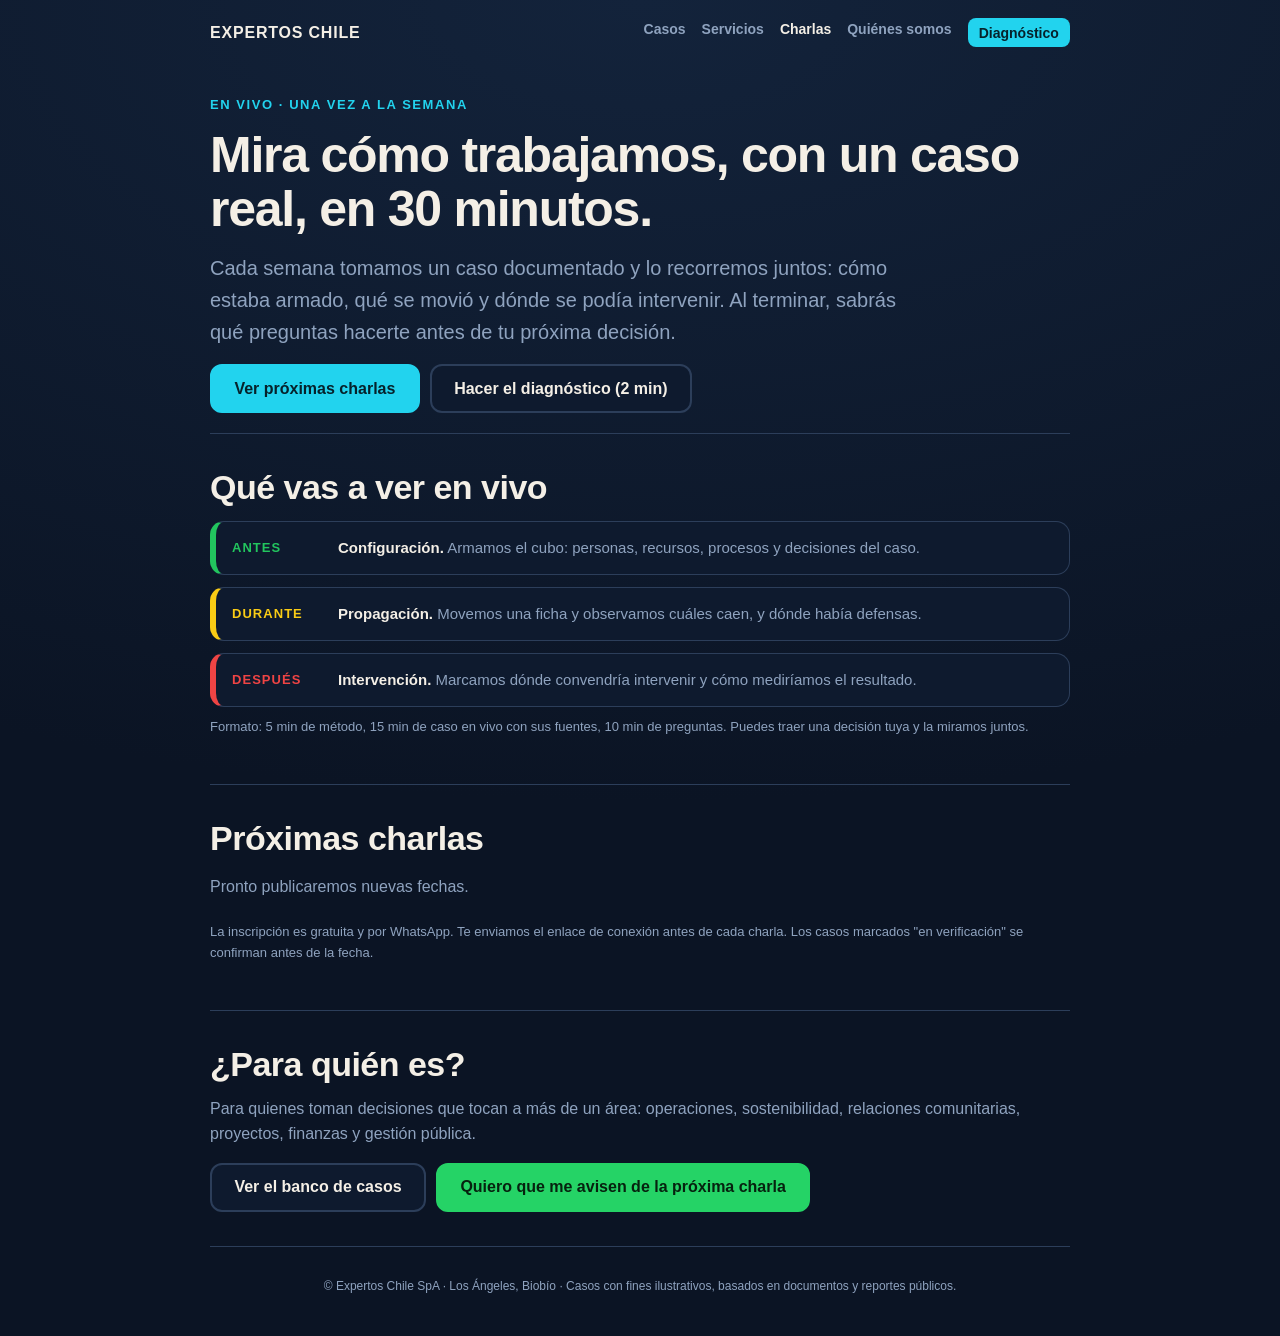
<file: charlas.html>
<!doctype html>
<html lang="es"><head><meta charset="utf-8">
<meta name="viewport" content="width=device-width, initial-scale=1, viewport-fit=cover">
<title>Charlas semanales de casos aplicados · Expertos Chile</title>
<meta name="description" content="Cada semana, un caso real mirado en vivo: configuración, propagación e intervención. Inscríbete gratis.">
<link rel="stylesheet" href="estilo.css">
<style>
.ev{display:grid;grid-template-columns:96px 1fr;gap:16px;align-items:start}
.date{text-align:center;border:2px solid var(--c);border-radius:14px;padding:8px 4px}
.date b{display:block;font-size:30px;line-height:1;color:var(--ink)}.date small{color:var(--mute);font-size:12px;text-transform:uppercase;letter-spacing:.06em}
.next{box-shadow:0 0 0 2px var(--c) inset}
@media(max-width:520px){.ev{grid-template-columns:1fr}.date{display:flex;gap:10px;align-items:baseline;justify-content:flex-start;padding:8px 12px}.date b{font-size:22px}}
.steps{display:grid;gap:12px;margin-top:14px}
.step{display:flex;gap:14px;align-items:flex-start;border:1px solid var(--line);border-left:6px solid var(--c);border-radius:14px;padding:14px 16px;background:var(--card)}
.step i{font-style:normal;font-weight:800;font-size:13px;letter-spacing:.08em;min-width:92px;color:var(--c);padding-top:2px}
.step p{margin:0;font-size:15px}
</style></head><body><div class="w">
<nav><a class="brand" href="index.html" data-link>EXPERTOS CHILE</a><div class="links"><a href="casos.html" data-link>Casos</a><a href="productos.html" data-link>Servicios</a><a href="charlas.html" class="on" data-link>Charlas</a><a href="quienes-somos.html" data-link>Quiénes somos</a><a href="diagnostico.html" class="navcta" data-link>Diagnóstico</a></div></nav>

<div style="padding:30px 0 20px">
 <div class="eye">EN VIVO · UNA VEZ A LA SEMANA</div>
 <h1>Mira cómo trabajamos, con un caso real, en 30 minutos.</h1>
 <p class="lead">Cada semana tomamos un caso documentado y lo recorremos juntos: cómo estaba armado, qué se movió y dónde se podía intervenir. Al terminar, sabrás qué preguntas hacerte antes de tu próxima decisión.</p>
 <div class="btns"><a class="btn cta" href="#calendario">Ver próximas charlas</a><a class="btn" href="diagnostico.html" data-link>Hacer el diagnóstico (2 min)</a></div>
</div>

<section id="formato"><h2>Qué vas a ver en vivo</h2>
 <div class="steps">
  <div class="step st-g"><i>ANTES</i><p><b>Configuración.</b> Armamos el cubo: personas, recursos, procesos y decisiones del caso.</p></div>
  <div class="step st-y"><i>DURANTE</i><p><b>Propagación.</b> Movemos una ficha y observamos cuáles caen, y dónde había defensas.</p></div>
  <div class="step st-r"><i>DESPUÉS</i><p><b>Intervención.</b> Marcamos dónde convendría intervenir y cómo mediríamos el resultado.</p></div>
 </div>
 <p class="micro">Formato: 5 min de método, 15 min de caso en vivo con sus fuentes, 10 min de preguntas. Puedes traer una decisión tuya y la miramos juntos.</p>
</section>

<section id="calendario"><h2>Próximas charlas</h2>
 <p id="prox"></p><div id="ev" class="grid" style="grid-template-columns:1fr"></div>
 <p class="micro">La inscripción es gratuita y por WhatsApp. Te enviamos el enlace de conexión antes de cada charla. Los casos marcados "en verificación" se confirman antes de la fecha.</p>
</section>

<section id="quien"><h2>¿Para quién es?</h2>
 <p>Para quienes toman decisiones que tocan a más de un área: operaciones, sostenibilidad, relaciones comunitarias, proyectos, finanzas y gestión pública.</p>
 <div class="btns"><a class="btn" href="casos.html" data-link>Ver el banco de casos</a><a class="btn wa" id="wa" href="#" target="_blank" rel="noopener">Quiero que me avisen de la próxima charla</a></div>
</section>
<footer>© Expertos Chile SpA · Los Ángeles, Biobío · Casos con fines ilustrativos, basados en documentos y reportes públicos.</footer>
</div>
<script>
/* ===== EDITAR ===== */
const CONFIG={whatsapp:"569XXXXXXXX",hora:"12:00",duracionMin:30,zona:"America/Santiago"};
/* e: g=antes, y=durante, r=despues. ok=true si el caso ya está verificado */
const EV=[
{f:"2026-10-15",e:"y",t:"Un cambio de sistema que frenó los despachos",c:"Revlon · ERP",i:"revlon",ok:true},
{f:"2026-10-22",e:"g",t:"Abrir rápido: lo que mueve una expansión",c:"Target Canadá",i:"target",ok:true},
{f:"2026-10-29",e:"g",t:"Tu decisión sobre la mesa: diagnóstico en vivo",c:"Caso PYME",ok:true},
{f:"2026-11-05",e:"g",t:"Una decisión contractual y su exposición",c:"Puente Chacao",i:"chacao",ok:false},
{f:"2026-11-12",e:"y",t:"La defensa que existe y no se ejecuta",c:"Hospital Provincia Cordillera",i:"cordillera",ok:false},
{f:"2026-11-19",e:"r",t:"Cuando el problema se repite",c:"TNE / JUNAEB",i:"tne",ok:false},
{f:"2026-11-26",e:"y",t:"Transformación tecnológica a gran escala",c:"NHS",i:"nhs",ok:false}
];
const L={g:"ANTES",y:"DURANTE",r:"DESPUÉS"},p2=n=>String(n).padStart(2,"0");
const ref=new URLSearchParams(location.search).get("ref")||"";
const hoy=new Date();hoy.setHours(0,0,0,0);
let primero=true;
document.getElementById("ev").innerHTML=EV.filter(x=>new Date(x.f+"T00:00:00")>=hoy).map(x=>{
 const d=new Date(x.f+"T00:00:00"),[h,m]=CONFIG.hora.split(":").map(Number);
 const fin=new Date(0,0,0,h,m+CONFIG.duracionMin),ini=`${x.f.replace(/-/g,"")}T${p2(h)}${p2(m)}00`,end=`${x.f.replace(/-/g,"")}T${p2(fin.getHours())}${p2(fin.getMinutes())}00`;
 const cal="https://calendar.google.com/calendar/render?action=TEMPLATE&text="+encodeURIComponent("Charla Expertos Chile: "+x.t)+"&dates="+ini+"/"+end+"&ctz="+CONFIG.zona+"&details="+encodeURIComponent("Caso: "+x.c+". Te enviaremos el enlace de conexión.");
 const wa="https://wa.me/"+CONFIG.whatsapp+"?text="+encodeURIComponent("Hola, quiero inscribirme a la charla del "+d.toLocaleDateString("es-CL",{day:"numeric",month:"long"})+" ("+x.c+")."+(ref?" (Ref: "+ref+")":""));
 const cls=primero?" next":"";primero=false;
 return `<div class="card st st-${x.e}${cls}"><div class="ev"><div class="date"><small>${d.toLocaleDateString("es-CL",{weekday:"short"})}</small><b>${d.getDate()}</b><small>${d.toLocaleDateString("es-CL",{month:"short"})}</small></div><div><div class="stage"><i class="dot"></i>${L[x.e]} · ${CONFIG.hora} h${cls?" · PRÓXIMA":""}</div><h3>${x.t}</h3><p>${x.c}${x.ok?"":' <span class="pill">en verificación</span>'}</p><div class="btns" style="margin-top:6px"><a class="btn cta sm" href="${wa}" target="_blank" rel="noopener">Inscribirme</a><a class="btn sm" href="${cal}" target="_blank" rel="noopener">Agregar al calendario</a><a class="btn sm" href="${x.i?'casos.html#'+x.i:'diagnostico.html'}" data-link>${x.i?'Ver el caso':'Hacer el diagnóstico'}</a><a class="btn sm" href="productos.html?e=${x.e}" data-link>Ver el servicio</a></div></div></div></div>`}).join("")||"<p>Pronto publicaremos nuevas fechas.</p>";
document.getElementById("wa").href="https://wa.me/"+CONFIG.whatsapp+"?text="+encodeURIComponent("Hola, quiero que me avisen de las próximas charlas de casos."+(ref?" (Ref: "+ref+")":""));
document.querySelectorAll("a[data-link]").forEach(a=>{if(ref)a.href+=(a.href.includes("?")?"&":"?")+"ref="+encodeURIComponent(ref)});
</script></body></html>
</file>
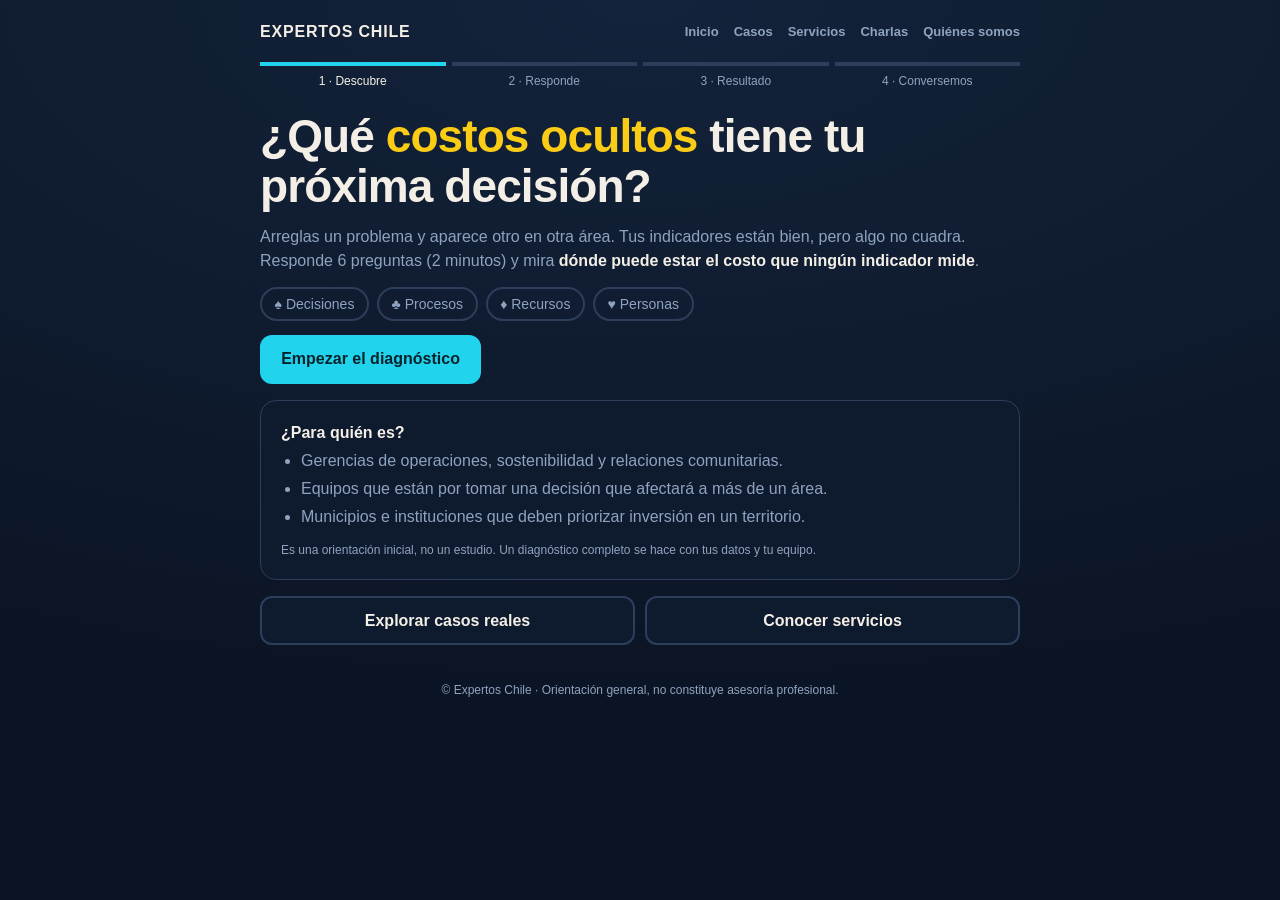
<file: diagnostico.html>
<!doctype html>
<html lang="es">
<head>
<meta charset="utf-8">
<meta name="viewport" content="width=device-width, initial-scale=1, viewport-fit=cover">
<title>Expertos Chile · Diagnóstico de costos ocultos</title>
<meta name="description" content="Cuestionario de 2 minutos para ver qué costos ocultos puede tener tu próxima decisión y que tus indicadores no explican.">
<meta property="og:title" content="¿Qué costos ocultos tiene tu próxima decisión?">
<meta property="og:description" content="Diagnóstico de 2 minutos. Expertos Chile.">
<meta name="theme-color" content="#13233b">

<style>
:root{
  --bg:#13233b;--bg2:#0b1424;--card:#0e1a2e;
  --ink:#f4efe6;--mute:#8fa3bf;--line:#2c3e5a;
  --P:#e879f9;--R:#22d3ee;--Pr:#6366f1;--D:#f4efe6;
  --g:#22c55e;--y:#facc15;--r:#ef4444;
  --font:"Avenir Next","Segoe UI","Helvetica Neue",Arial,sans-serif;
}
*{box-sizing:border-box}
html{background:var(--bg2);scroll-behavior:smooth}
body{
  min-height:100vh;margin:0;color:var(--ink);
  font-family:var(--font);line-height:1.5;
  background:radial-gradient(120% 80% at 50% 0,var(--bg),var(--bg2));
  padding:env(safe-area-inset-top,0) 0 env(safe-area-inset-bottom,0);
}
.w{max-width:800px;margin:0 auto;padding:12px 20px 48px}

/* Navegación común */
header{
  display:flex;justify-content:space-between;align-items:center;
  flex-wrap:wrap;gap:12px;padding:8px 0 18px;
}
.brand{
  color:var(--ink);font-size:16px;font-weight:850;
  letter-spacing:.05em;text-decoration:none;white-space:nowrap;
}
.navlinks{
  display:flex;align-items:center;justify-content:flex-end;
  flex-wrap:wrap;gap:8px 15px;
}
.navlinks a{
  color:var(--mute);font-size:13px;font-weight:650;
  text-decoration:none;
}
.navlinks a:hover{color:var(--ink)}
.navlinks .navcta{
  background:var(--R);color:#06222b;
  padding:6px 10px;border-radius:8px;font-weight:800;
}
a:focus-visible,button:focus-visible,input:focus-visible,
textarea:focus-visible,summary:focus-visible{
  outline:3px solid var(--D);outline-offset:3px;
}

/* Etapas */
.fn{display:flex;gap:6px;margin-bottom:22px}
.fn div{
  flex:1;min-width:0;text-align:center;font-size:12px;
  color:var(--mute);border-top:4px solid var(--line);
  padding-top:6px;transition:border-color .2s;
}
.fn div.on{color:var(--ink);border-color:var(--R)}
.fn div.done{border-color:var(--g);color:var(--ink)}

h1{
  font-size:clamp(28px,6vw,46px);line-height:1.08;
  letter-spacing:-.02em;margin:0 0 14px;
}
h2{
  font-size:clamp(22px,4.4vw,32px);line-height:1.15;
  letter-spacing:-.015em;margin:0 0 12px;
}
p{color:var(--mute);margin:0 0 12px}
p b,li b{color:var(--ink)}
.hl{color:var(--y)}
.card{
  background:var(--card);border:1px solid var(--line);
  border-radius:16px;padding:20px;margin:16px 0;
}
button,.btn{
  font:700 16px var(--font);display:inline-block;
  padding:.85em 1.2em;border-radius:12px;
  border:2px solid var(--line);background:var(--card);
  color:var(--ink);cursor:pointer;text-decoration:none;text-align:center;
}
.cta{background:var(--R);color:#06222b;border-color:var(--R)}
.cta:hover{filter:brightness(1.08)}
.opts{display:grid;gap:10px;margin:16px 0}
.opts button{text-align:left;font-weight:600;width:100%}
.opts button:hover{border-color:var(--R)}
.bar{height:6px;background:var(--line);border-radius:6px;overflow:hidden;margin-bottom:6px}
.bar i{display:block;height:100%;width:0;background:var(--R);transition:width .3s}
.qn{font-size:13px;color:var(--mute);margin-bottom:12px}
label{display:block;font-weight:600;margin:12px 0 6px}
input,textarea{
  width:100%;font:16px var(--font);padding:.8em;
  border-radius:10px;border:2px solid var(--line);
  background:var(--bg2);color:var(--ink);
}
.small{font-size:12px;color:var(--mute);margin-top:10px}
.pills{display:flex;flex-wrap:wrap;gap:8px;margin:14px 0}
.pills span{
  border:2px solid var(--line);border-radius:999px;
  padding:.3em .9em;font-size:14px;color:var(--mute);
}
.dim{margin:12px 0}
.dim .row{display:flex;justify-content:space-between;gap:12px;font-weight:700;font-size:15px}
.dim .tr{height:12px;background:var(--line);border-radius:8px;overflow:hidden;margin:6px 0}
.dim .tr i{display:block;height:100%;border-radius:8px;width:0;transition:width .8s}
.dim p{font-size:14px;margin:0}
.lvl{display:inline-block;font-weight:800;border-radius:999px;padding:.25em .9em;margin-bottom:10px}
.hide{display:none!important}
ul{padding-left:20px;color:var(--mute);margin:0 0 12px}
li{margin:4px 0}
footer{margin-top:36px;font-size:12px;color:var(--mute);text-align:center}
.chk{display:flex;gap:8px;align-items:flex-start;margin-top:12px}
.chk input{width:auto;margin-top:4px}
.chk label{margin:0;font-weight:400;font-size:13px;color:var(--mute)}
.wa{
  background:#25D366;color:#06220f;border-color:#25D366;
  width:100%;margin-top:10px;
}
.wa:hover{background:#1ebe5b}
.actions{display:flex;flex-wrap:wrap;gap:10px;margin:14px 0}
.actions .btn{flex:1 1 180px}
.status{font-size:13px;color:var(--mute);margin-top:10px}
section[id]{scroll-margin-top:16px}

@media(max-width:620px){
  .w{padding:10px 15px 36px}
  header{align-items:flex-start}
  .brand{width:100%}
  .navlinks{justify-content:flex-start;gap:10px 14px}
  .navlinks a{font-size:13px}
  .fn div{font-size:10px}
  .card{padding:16px}
  .actions .btn{flex-basis:100%;width:100%}
}
@media(prefers-reduced-motion:reduce){
  html{scroll-behavior:auto}
  *,*::before,*::after{transition:none!important}
}
</style>
</head>

<body>
<div class="w">

<header>
  <a class="brand" href="index.html" data-link>EXPERTOS CHILE</a>
  <nav class="navlinks" aria-label="Navegación principal">
    <a href="index.html" data-link>Inicio</a>
    <a href="casos.html" data-link>Casos</a>
    <a href="productos.html" data-link>Servicios</a>
    <a href="charlas.html" data-link>Charlas</a>
    <a href="quienes-somos.html" data-link>Quiénes somos</a>
  </nav>
</header>

<div class="fn" id="fn" aria-label="Etapas del diagnóstico">
  <div>1 · Descubre</div>
  <div>2 · Responde</div>
  <div>3 · Resultado</div>
  <div>4 · Conversemos</div>
</div>

<main>
<!-- Etapa 1 -->
<section id="s0">
  <h1>¿Qué <span class="hl">costos ocultos</span> tiene tu próxima decisión?</h1>
  <p>Arreglas un problema y aparece otro en otra área. Tus indicadores están bien, pero algo no cuadra. Responde 6 preguntas (2 minutos) y mira <b>dónde puede estar el costo que ningún indicador mide</b>.</p>

  <div class="pills">
    <span>♠ Decisiones</span><span>♣ Procesos</span>
    <span>♦ Recursos</span><span>♥ Personas</span>
  </div>

  <button class="btn cta" id="go" type="button">Empezar el diagnóstico</button>

  <div class="card">
    <b>¿Para quién es?</b>
    <ul>
      <li>Gerencias de operaciones, sostenibilidad y relaciones comunitarias.</li>
      <li>Equipos que están por tomar una decisión que afectará a más de un área.</li>
      <li>Municipios e instituciones que deben priorizar inversión en un territorio.</li>
    </ul>
    <p class="small" style="margin:0">Es una orientación inicial, no un estudio. Un diagnóstico completo se hace con tus datos y tu equipo.</p>
  </div>

  <a class="small" id="demoLink" href="#" target="_blank" rel="noopener" hidden>Ver la demo de 50 segundos</a>

  <div class="actions">
    <a class="btn" href="casos.html" data-link>Explorar casos reales</a>
    <a class="btn" href="productos.html" data-link>Conocer servicios</a>
  </div>
</section>

<!-- Etapa 2 -->
<section id="s1" class="hide" aria-labelledby="qt">
  <div class="bar"><i id="pb"></i></div>
  <div class="qn" id="qn" aria-live="polite"></div>
  <h2 id="qt" tabindex="-1"></h2>
  <div class="opts" id="qo"></div>
  <p class="small">Tus respuestas se utilizan en este navegador para calcular el resultado. No se envían a la capa de analítica.</p>
  <button class="btn" id="cancel" type="button">Volver al inicio</button>
</section>

<!-- Etapa 3 y 4 -->
<section id="s3" class="hide" aria-labelledby="lt">
  <span class="lvl" id="lv"></span>
  <h2 id="lt"></h2>
  <p id="ld"></p>
  <div class="card" id="dims"></div>

  <div class="card">
    <h2 style="font-size:22px">Siguiente paso: un diagnóstico de efectos en cadena</h2>
    <p>Tomamos <b>una decisión concreta</b> que tengas pendiente y la mapeamos con tu equipo:</p>
    <ul>
      <li>Mapa de 10 a 15 efectos probables, con su nivel de probabilidad.</li>
      <li>Los costos ocultos que hoy no mide ningún indicador.</li>
      <li>Los 3 puntos donde conviene prevenir, controlar o recuperar.</li>
    </ul>
    <button class="btn cta" id="book" type="button">Agendar en el calendario</button>
    <p class="small">Plazo y valor del diagnóstico: se definen según el alcance de la decisión.</p>
    <p class="status" id="bookStatus" role="status"></p>
  </div>

  <div class="card" id="contact">
    <h2 style="font-size:22px">O envíanos tu consulta por WhatsApp</h2>
    <p>Si decides contactarnos, puedes incluir tu resultado en el mensaje para que tengamos contexto.</p>

    <label for="nm">Nombre completo *</label>
    <input id="nm" autocomplete="name" placeholder="Ej: Juan Pérez">

    <label for="tel">Teléfono de contacto *</label>
    <input id="tel" type="tel" autocomplete="tel" placeholder="+56 9 1234 5678">

    <label for="og">Organización (opcional)</label>
    <input id="og" autocomplete="organization">

    <label for="dc">Decisión que tienes pendiente</label>
    <textarea id="dc" rows="3" placeholder="Ej: cambiar el recorrido de despacho, abrir una ruta turística…"></textarea>

    <p class="small"><b>Privacidad:</b> estos campos no se incluyen en los eventos de analítica de esta página. Si decides continuar, el contenido del mensaje se enviará a WhatsApp para que puedas enviarlo al equipo de atención.</p>

    <div class="chk">
      <input type="checkbox" id="cons">
      <label for="cons">Acepto enviar mis datos por WhatsApp para ser contactado.</label>
    </div>

    <p id="err" class="small hl" role="alert"></p>
    <button class="btn wa" id="send" type="button">Continuar por WhatsApp</button>
    <p class="status" id="sendStatus" role="status"></p>
  </div>

  <div class="actions">
    <button class="btn" id="again" type="button">Repetir el cuestionario</button>
    <a class="btn" href="casos.html" data-link>Ver casos reales</a>
    <a class="btn" href="index.html" data-link>Volver a Inicio</a>
  </div>
</section>
</main>

<footer>
  © Expertos Chile · Orientación general, no constituye asesoría profesional.
</footer>
</div>

<script src="analytics.js"></script>
<script>
"use strict";

/* ===== CONFIGURACIÓN: EDITAR ANTES DE PUBLICAR ===== */
const CONFIG = {
  whatsapp: "569XXXXXXXX",
  calendarUrl: "",
  demoUrl: ""
};

/* Preservar ref y los parámetros existentes sin romper las anclas. */
const query = new URLSearchParams(location.search);
const ref = query.get("ref") || "";

document.querySelectorAll("a[data-link]").forEach(function (link) {
  try {
    const url = new URL(link.getAttribute("href"), location.href);
    if (url.origin !== location.origin) return;
    if (ref && !url.searchParams.has("ref")) {
      url.searchParams.set("ref", ref);
    }
    link.href = url.pathname + url.search + url.hash;
  } catch (_) {}
});

/* ===== CONTENIDO DEL DIAGNÓSTICO ===== */
const DIMS = {
  decisiones: {
    n: "Decisiones",
    c: "var(--D)",
    t: "Decisiones que se toman sin ver a quién más mueven. El costo aparece meses después, en otra área."
  },
  procesos: {
    n: "Procesos",
    c: "var(--Pr)",
    t: "Arreglos locales que desplazan el problema aguas abajo: retrabajo, cuellos de botella y parches que se repiten."
  },
  recursos: {
    n: "Recursos",
    c: "var(--R)",
    t: "Costos que los indicadores no explican: horas extra, inventario, reprocesos o gasto que sube sin causa clara."
  },
  personas: {
    n: "Personas",
    c: "var(--P)",
    t: "Sobrecarga, rotación y reclamos de clientes o vecinos después de un cambio."
  }
};

const OPT = ["Nunca", "A veces", "Con frecuencia", "Casi siempre"];
const REV = [
  "Siempre, de forma ordenada",
  "A veces, de manera informal",
  "Solo en lo más evidente",
  "No lo hacemos"
];

const Q = [
  {
    d: "procesos",
    q: "Cuando arreglan un problema, ¿con qué frecuencia aparece otro en otra área?",
    o: OPT
  },
  {
    d: "decisiones",
    q: "Antes de una decisión importante, ¿mapean qué áreas y personas se verán afectadas?",
    o: REV
  },
  {
    d: "recursos",
    q: "¿Con qué frecuencia suben costos que sus indicadores no logran explicar?",
    o: OPT
  },
  {
    d: "personas",
    q: "Después de un cambio, ¿aparecen sobrecarga, rotación o reclamos?",
    o: OPT
  },
  {
    d: "decisiones",
    q: "¿Hay decisiones “parchadas” cuyo problema original vuelve a aparecer?",
    o: OPT
  },
  {
    d: "personas",
    q: "¿Se enteran de los efectos en clientes o en la comunidad solo cuando ya hay un reclamo?",
    o: OPT
  }
];

const LEVELS = [
  {
    max: 0.33,
    t: "Visibilidad alta",
    c: "var(--g)",
    h: "Hoy ven bastante de lo que mueven sus decisiones.",
    d: "Buen punto de partida. Aun así, conviene revisar las decisiones grandes que se acercan, porque los efectos más caros suelen ser los menos visibles."
  },
  {
    max: 0.66,
    t: "Puntos ciegos moderados",
    c: "var(--y)",
    h: "Hay efectos que probablemente no están viendo.",
    d: "Es habitual: los indicadores miran cada pieza por separado. Una revisión de conexiones antes de la próxima decisión puede ayudar a prevenir costos repetidos."
  },
  {
    max: 1.01,
    t: "Puntos ciegos altos",
    c: "var(--r)",
    h: "Es probable que estén pagando costos que ningún indicador muestra.",
    d: "Las respuestas sugieren que los arreglos se desplazan de un lugar a otro. Conviene mapear las conexiones antes de mover otra pieza."
  }
];

/* ===== LÓGICA ===== */
const $ = id => document.getElementById(id);
const sections = ["s0", "s1", "s3"].map(id => $(id));

let answers = [];
let current = 0;
let lastResult = null;

function track(name, details) {
  if (window.ExpertosAnalytics) {
    window.ExpertosAnalytics.track(name, details || {});
  }
}

function stage(stageNumber, subStep) {
  sections.forEach(function (section, index) {
    section.classList.toggle(
      "hide",
      index !== (stageNumber === 3 ? 2 : stageNumber)
    );
  });

  const activeStep = subStep !== undefined
    ? subStep
    : stageNumber === 0
      ? 0
      : stageNumber === 1
        ? 1
        : 2;

  [...$("fn").children].forEach(function (item, index) {
    item.className =
      index < activeStep ? "done" :
      index === activeStep ? "on" : "";
  });

  window.scrollTo({ top: 0, behavior: "auto" });
}

function ask() {
  const question = Q[current];

  $("pb").style.width = (current / Q.length * 100) + "%";
  $("qn").textContent = "Pregunta " + (current + 1) + " de " + Q.length;
  $("qt").textContent = question.q;
  $("qo").replaceChildren();

  question.o.forEach(function (answerText, index) {
    const button = document.createElement("button");
    button.type = "button";
    button.textContent = answerText;

    button.addEventListener("click", function () {
      answers[current] = index;
      current++;

      if (current < Q.length) {
        ask();
      } else {
        result();
      }
    });

    $("qo").appendChild(button);
  });

  $("qt").focus();
}

function result() {
  const sum = {};
  const count = {};

  Object.keys(DIMS).forEach(function (key) {
    sum[key] = 0;
    count[key] = 0;
  });

  Q.forEach(function (question, index) {
    sum[question.d] += answers[index];
    count[question.d]++;
  });

  const dimensions = Object.keys(DIMS)
    .map(function (key) {
      return {
        key: key,
        score: sum[key] / (count[key] * 3)
      };
    })
    .sort(function (a, b) {
      return b.score - a.score;
    });

  const total = answers.reduce((a, b) => a + b, 0) /
    (Q.length * 3);

  const level = LEVELS.find(item => total <= item.max) || LEVELS[2];

  $("lv").textContent = level.t;
  $("lv").style.background = level.c;
  $("lv").style.color = "#0b1424";
  $("lt").textContent = level.h;
  $("ld").textContent = level.d;

  const heading = document.createElement("b");
  heading.textContent = "Dónde pueden estar tus puntos ciegos";
  $("dims").replaceChildren(heading);

  dimensions.forEach(function (dimension) {
    const definition = DIMS[dimension.key];
    const percentage = Math.round(dimension.score * 100);

    const wrapper = document.createElement("div");
    wrapper.className = "dim";

    const row = document.createElement("div");
    row.className = "row";

    const name = document.createElement("span");
    name.textContent = definition.n;

    const value = document.createElement("span");
    value.textContent = percentage + "%";

    row.append(name, value);

    const trackBar = document.createElement("div");
    trackBar.className = "tr";

    const fill = document.createElement("i");
    fill.style.background = definition.c;
    fill.dataset.width = String(percentage);
    trackBar.appendChild(fill);

    wrapper.append(row, trackBar);

    if (dimension.score >= 0.5) {
      const explanation = document.createElement("p");
      explanation.textContent = definition.t;
      wrapper.appendChild(explanation);
    }

    $("dims").appendChild(wrapper);
  });

  lastResult = {
    level: level.t,
    percentage: Math.round(total * 100),
    top: dimensions.slice(0, 2).map(function (item) {
      return DIMS[item.key].n + " " + Math.round(item.score * 100) + "%";
    }).join(", ")
  };

  $("pb").style.width = "100%";
  stage(3);

  requestAnimationFrame(function () {
    document.querySelectorAll(".tr i").forEach(function (bar) {
      bar.style.width = bar.dataset.width + "%";
    });
  });

  /* Solo se envían categoría y porcentaje agregado, nunca respuestas individuales. */
  track("diagnostic_complete", {
    result_level: lastResult.level,
    result_percentage: lastResult.percentage
  });
}

$("go").addEventListener("click", function () {
  answers = [];
  current = 0;
  lastResult = null;
  track("diagnostic_start");
  stage(1);
  ask();
});

$("cancel").addEventListener("click", function () {
  stage(0);
});

function openWhatsApp(message) {
  if (!/^\d{8,15}$/.test(CONFIG.whatsapp) ||
      CONFIG.whatsapp.includes("XXXXXXXX")) {
    $("err").textContent =
      "El contacto por WhatsApp aún no está configurado. Puedes volver a intentarlo cuando esté disponible.";
    return false;
  }

  const url = "https://wa.me/" + CONFIG.whatsapp +
    "?text=" + encodeURIComponent(message);

  const opened = window.open(url, "_blank", "noopener");

  if (!opened) {
    $("err").textContent =
      "El navegador bloqueó la ventana. Permite abrir WhatsApp o utiliza el enlace de contacto cuando esté disponible.";
    return false;
  }

  return true;
}

$("send").addEventListener("click", function () {
  const name = $("nm").value.trim();
  const phone = $("tel").value.trim();
  const organization = $("og").value.trim();
  const decision = $("dc").value.trim();

  if (!lastResult) {
    $("err").textContent = "Primero completa el diagnóstico.";
    return;
  }

  if (!name || !phone || !$("cons").checked) {
    $("err").textContent =
      "Completa nombre y teléfono, y acepta el consentimiento.";
    return;
  }

  $("err").textContent = "";

  const message =
    "*Consulta - Diagnóstico de costos ocultos*\n" +
    "*Nombre:* " + name + "\n" +
    "*Teléfono:* " + phone + "\n" +
    "*Organización:* " + (organization || "No indica") + "\n" +
    "*Decisión pendiente:* " + (decision || "Sin detalle") + "\n" +
    "*Resultado:* " + lastResult.level +
    " (" + lastResult.percentage + "%). " +
    "Mayores puntos ciegos: " + lastResult.top;

  /* Es intención de contacto; abrir WhatsApp no confirma el envío. */
  track("meeting_request", { channel: "whatsapp", source: "diagnostic_form" });

  if (openWhatsApp(message)) {
    $("sendStatus").textContent =
      "Se abrió WhatsApp con tu mensaje preparado. Revisa el contenido y envíalo desde WhatsApp para completar el contacto.";
    stage(3, 3);
  }
});

$("book").addEventListener("click", function () {
  if (!lastResult) return;

  track("meeting_request", {
    channel: CONFIG.calendarUrl ? "calendar" : "whatsapp",
    source: "diagnostic_result"
  });

  if (CONFIG.calendarUrl) {
    try {
      const url = new URL(CONFIG.calendarUrl);
      if (url.protocol !== "https:" && url.protocol !== "http:") {
        throw new Error("URL no válida");
      }

      const opened = window.open(url.href, "_blank", "noopener");
      $("bookStatus").textContent = opened
        ? "Se abrió el enlace de agenda. La cita queda confirmada solo cuando completes el proceso de reserva."
        : "El navegador bloqueó la ventana de agenda. Revisa los permisos del navegador.";
      stage(3, 3);
    } catch (_) {
      $("bookStatus").textContent =
        "El enlace de agenda no está configurado correctamente.";
    }
  } else {
    const message =
      "Hola, quiero agendar una conversación de 30 minutos sobre el diagnóstico de efectos en cadena. Mi resultado fue: " +
      lastResult.level + " (" + lastResult.percentage + "%).";

    if (openWhatsApp(message)) {
      $("bookStatus").textContent =
        "Se abrió WhatsApp con un mensaje preparado. La conversación no queda agendada hasta coordinar la cita.";
      stage(3, 3);
    }
  }
});

$("again").addEventListener("click", function () {
  track("questionnaire_restart");
  answers = [];
  current = 0;
  lastResult = null;
  $("err").textContent = "";
  $("sendStatus").textContent = "";
  $("bookStatus").textContent = "";
  $("pb").style.width = "0";
  stage(0);
});

if (CONFIG.demoUrl) {
  const demo = $("demoLink");
  demo.href = CONFIG.demoUrl;
  demo.hidden = false;
}

stage(0);
</script>
</body>
</html>
</file>
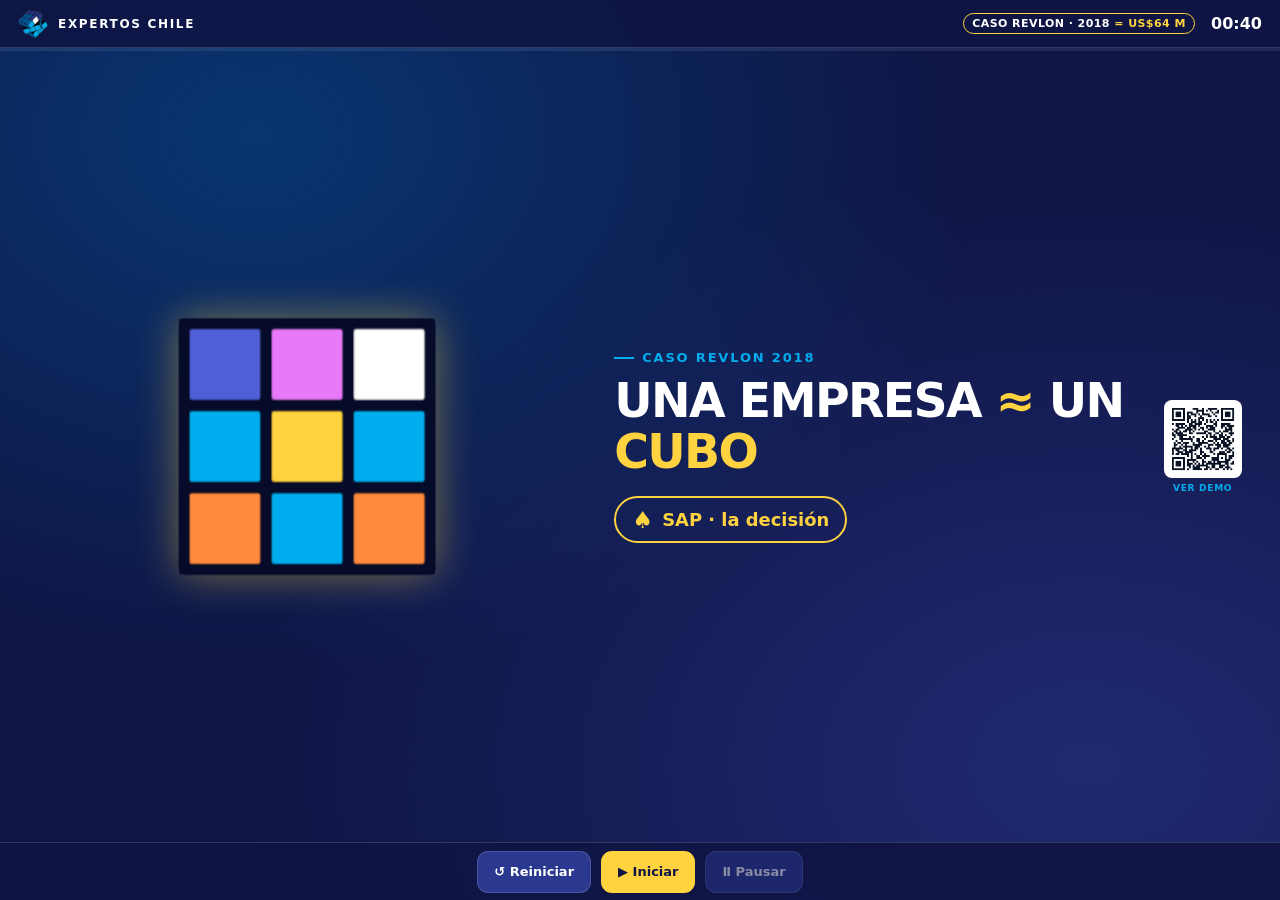
<file: expertos-chile-demo.html>
<!doctype html>
<html lang="es">
<head>
<meta charset="utf-8">
<meta name="viewport" content="width=device-width, initial-scale=1, viewport-fit=cover">
<meta name="theme-color" content="#0f1544">
<meta name="mobile-web-app-capable" content="yes">
<title>Expertos Chile | Presentación 40 s</title>
<link rel="icon" id="fav">
<style>
:root{--bg:#0f1544;--panel:#1f2a7a;--b1:#2B388F;--b2:#005EA6;--b3:#00ADEE;--y:#FFD23F;--g:#2ecc71;--r:#ff4d4d;--P:#e879f9;--R:#22d3ee;--Pr:#818cf8;--muted:#c3cdf0;--line:rgba(255,255,255,.15)}
*{box-sizing:border-box;margin:0}
html,body{height:100%;overflow:hidden;color:#fff;font-family:Inter,system-ui,-apple-system,"Segoe UI",Arial,sans-serif;background:radial-gradient(ellipse at 20% 15%,rgba(0,94,166,.45),transparent 50%),radial-gradient(ellipse at 85% 85%,rgba(43,56,143,.6),transparent 55%),var(--bg);-webkit-tap-highlight-color:transparent}
/* ===== BASE: CELULAR VERTICAL ===== */
.top{position:absolute;top:0;left:0;right:0;height:48px;display:flex;align-items:center;gap:10px;padding:0 14px;border-bottom:1px solid var(--line);background:rgba(15,21,68,.9)}
.top img{height:30px;width:30px}
.brand{font-size:11px;font-weight:850;letter-spacing:.12em}
.case{margin-left:auto;padding:.3em .75em;border:1.5px solid var(--y);border-radius:999px;font-size:11px;font-weight:850;letter-spacing:.04em;white-space:nowrap}
.case b{color:var(--y)}
.clock{margin-left:6px;font-weight:800;font-variant-numeric:tabular-nums}
.bar{position:absolute;top:48px;left:0;right:0;height:3px;background:rgba(255,255,255,.08)}
.bar i{display:block;height:100%;width:0;background:var(--y)}
.stage{position:absolute;inset:51px 0 calc(58px + env(safe-area-inset-bottom,0px));display:grid;grid-template-columns:minmax(0,1fr);padding:1.5dvh 14px;overflow:hidden}
.qs{display:none}
.scenes{display:flex;align-items:center;min-width:0;min-height:0;overflow:hidden}
.scene{display:none;width:100%;animation:in .45s ease both}
.scene.on{display:block}
@keyframes in{from{opacity:0;transform:translateY(8px)}to{opacity:1;transform:none}}
.cols{display:grid;grid-template-columns:1fr;gap:1.4dvh;text-align:center;align-items:center}
.eyebrow{display:flex;align-items:center;gap:8px;margin-bottom:.8dvh;color:var(--b3);font-size:11px;font-weight:850;letter-spacing:.14em}
.cols .eyebrow{justify-content:center}
.eyebrow::before{content:"";width:20px;height:2px;background:currentColor}
h1,h2{font-weight:900;line-height:1.07;letter-spacing:-.035em}
h1{font-size:clamp(25px,7.6vw,36px)}
h2{font-size:clamp(21px,6.4vw,30px)}
.y{color:var(--y)}
.sub{margin-top:.6dvh;font-size:clamp(12px,3.4vw,15px);color:var(--muted);font-weight:700}
.tag{display:inline-flex;align-items:center;gap:.5em;margin-top:1.4dvh;padding:.45em .9em;border:2px solid var(--y);border-radius:999px;font-weight:850;font-size:clamp(13px,3.8vw,16px);color:var(--y)}
.rv{opacity:0;transition:opacity .4s}.rv.on{opacity:1}
/* cubo */
.dock{position:absolute;left:0;top:0;width:300px;height:300px;transform-origin:0 0;perspective:900px;display:flex;align-items:center;justify-content:center;pointer-events:none;opacity:0;z-index:2;filter:drop-shadow(0 0 18px color-mix(in srgb,var(--glow,var(--y)) 45%,transparent))}
.dock.ready{transition:transform .9s cubic-bezier(.55,0,.2,1),opacity .5s}
.shake{width:100%;height:100%;display:flex;align-items:center;justify-content:center;transform-style:preserve-3d}
.shake.hit{animation:hit .6s ease}
@keyframes hit{0%{transform:none}30%{transform:scale(1.12) rotate(-6deg)}60%{transform:scale(.96) rotate(4deg)}100%{transform:none}}
.cubespace{height:40dvh}
.cubeslot{grid-area:1/2;width:min(36vw,17dvh);height:min(36vw,17dvh)}
.cube{--s:200px;position:relative;width:var(--s);height:var(--s);transform-style:preserve-3d;animation:spin 12s linear infinite}
@keyframes spin{from{transform:rotateX(-24deg) rotateY(0)}to{transform:rotateX(-24deg) rotateY(360deg)}}
.face{position:absolute;inset:0;display:grid;grid-template:repeat(3,1fr)/repeat(3,1fr);gap:calc(var(--s)*.04);padding:calc(var(--s)*.04);background:#070b2a;border-radius:6px}
.face{transition:transform .9s cubic-bezier(.6,0,.2,1)}
.face:nth-child(1){transform:translateZ(calc(var(--s)/2)) rotateZ(var(--tw,0deg))}
.face:nth-child(2){transform:rotateY(90deg) translateZ(calc(var(--s)/2)) rotateZ(var(--tw,0deg))}
.face:nth-child(3){transform:rotateY(180deg) translateZ(calc(var(--s)/2)) rotateZ(var(--tw,0deg))}
.face:nth-child(4){transform:rotateY(-90deg) translateZ(calc(var(--s)/2)) rotateZ(var(--tw,0deg))}
.face:nth-child(5){transform:rotateX(90deg) translateZ(calc(var(--s)/2)) rotateZ(var(--tw,0deg))}
.face:nth-child(6){transform:rotateX(-90deg) translateZ(calc(var(--s)/2)) rotateZ(var(--tw,0deg))}
.st{border-radius:3px;border:1px solid rgba(0,0,0,.3);transition:background .5s}
.st.y{animation:blink 1.3s ease-in-out infinite}
@keyframes blink{50%{filter:brightness(1.5);box-shadow:0 0 12px var(--y)}}
/* tablero: columna izquierda = cadena, derecha = momento + servicios */
.hdwrap{display:grid;grid-template-columns:minmax(0,1fr) auto;column-gap:8px;align-items:center;margin-bottom:1.2dvh}
.hd{grid-area:1/1}
.bd{display:grid;grid-template-columns:minmax(0,.95fr) minmax(0,1.05fr);column-gap:10px;row-gap:6px;align-items:center}
.dm{display:grid;grid-template-columns:auto 1fr;grid-template-rows:auto auto;column-gap:8px;align-items:center;text-align:left}
.d1{grid-column:1;grid-row:1}.d2{grid-column:1;grid-row:2}.d3{grid-column:1;grid-row:3}.d4{grid-column:1;grid-row:4}
.t{grid-row:1/3;display:flex;width:46px;height:28px;border-radius:7px;border:2px solid var(--c);background:color-mix(in srgb,var(--c) 14%,#0f1544);opacity:.3;transition:opacity .4s,transform .5s}
.t b{flex:1;display:grid;place-items:center;color:var(--c);font-size:14px;line-height:1}
.t b+b{border-left:1.5px solid rgba(255,255,255,.55)}
.t.fell{opacity:1;box-shadow:0 0 12px var(--c)}
.dm strong{grid-column:2;grid-row:1;align-self:end;font-size:13px;letter-spacing:.04em}
.dm small{grid-column:2;grid-row:2;align-self:start;font-size:11px;font-weight:800;color:var(--c)}
.res{grid-column:1;grid-row:5;display:flex;flex-direction:column;justify-content:center;text-align:center;padding:8px 6px;border:2px solid var(--y);border-radius:12px;background:rgba(255,210,63,.1)}
.res{position:relative}
.res::before{content:"▼";position:absolute;top:-14px;left:50%;transform:translateX(-50%);color:var(--y);font-size:11px}
.res b{display:block;font-size:24px;line-height:1;letter-spacing:-.04em;color:var(--y);white-space:nowrap}
.res small{margin-top:4px;font-size:11px;color:#fff;font-weight:700;line-height:1.25}
.scale{display:flex;justify-content:space-between;font-size:8.5px;color:#9fb0e6;font-weight:700;line-height:1}
.roi{min-height:16px;margin-top:3px;font-size:13px;font-weight:900;letter-spacing:-.01em;color:var(--cc,var(--y))}
.add{display:inline-block;margin-left:6px;color:#fff;opacity:0;transition:opacity .4s}
.t.fell~small .add{opacity:1}
.col{display:flex;flex-direction:column;gap:5px;align-self:center}
.g1{grid-column:2;grid-row:1}.g2{grid-column:2;grid-row:2/4}.g3{grid-column:2;grid-row:4/6}
.ph{display:flex;align-items:baseline;justify-content:space-between;gap:6px;padding:.7dvh 8px;border:2px solid var(--c);border-radius:10px;background:color-mix(in srgb,var(--c) 22%,#0f1544)}
.ph strong{font-size:13px;letter-spacing:.06em;color:var(--c)}
.ph small{font-size:11px;color:#fff;font-weight:700}
.pc{padding:.6dvh 8px;border:1.5px solid var(--c);border-radius:10px;background:color-mix(in srgb,var(--c) 14%,#0f1544)}
.pc strong{display:block;font-size:12px;color:var(--c);letter-spacing:.02em}
.pc span{display:block;font-size:10.5px;color:#fff;line-height:1.25}
.pre{display:block;margin-top:1.4dvh;padding:.55em 1em;border-radius:14px;border:1.5px solid var(--y);color:var(--y);font-weight:800;font-size:12.5px;text-align:center}
.src{margin-top:1dvh;font-size:8.5px;color:#9fb0e6;line-height:1.35}
/* cierre */
.svc{display:flex;flex-wrap:wrap;justify-content:center;gap:6px;margin-top:1.6dvh}
.svc em{flex-basis:100%;font-style:normal;font-size:11px;font-weight:850;letter-spacing:.1em;color:var(--b3)}
.svc span{padding:.3em .8em;border:1.5px solid rgba(255,255,255,.3);border-radius:999px;background:rgba(255,255,255,.06);font-size:clamp(11.5px,3.3vw,13px);font-weight:750}
.who{margin-top:1.4dvh;line-height:1.3}
.who strong{display:block;font-size:clamp(16px,4.6vw,20px);font-weight:900;letter-spacing:-.01em}
.who span{display:block;font-size:clamp(12px,3.4vw,14px);color:var(--muted);font-weight:700}
.who em{display:block;margin-top:2px;font-style:normal;font-size:clamp(11px,3.2vw,13px);font-weight:850;letter-spacing:.08em;text-transform:uppercase;color:var(--b3)}
.fin{text-align:center}
.logo-big{width:min(26vw,14dvh);display:block;margin:0 auto 1.4dvh}
.open{display:inline-block;margin-top:2dvh;padding:.8em 1.4em;border-radius:12px;background:var(--y);color:#0f1544;font-weight:900;font-size:15px;text-decoration:none}
.fin .qr{display:none}
.qr{width:100%;text-align:center}
.qr .box{padding:4px;border-radius:8px;background:#fff}
.qr img{display:block;width:100%;aspect-ratio:1}
.qr strong{display:block;margin-top:5px;color:var(--b3);font-size:9px;letter-spacing:.08em}
.ctrl{position:absolute;bottom:0;left:0;right:0;height:calc(58px + env(safe-area-inset-bottom,0px));padding-bottom:env(safe-area-inset-bottom,0px);display:flex;align-items:center;justify-content:center;gap:10px;border-top:1px solid var(--line);background:rgba(15,21,68,.94)}
button{min-height:42px;padding:8px 16px;border:1px solid var(--line);border-radius:11px;background:var(--b1);color:#fff;font:inherit;font-size:13px;font-weight:800;cursor:pointer}
button.p{background:var(--y);color:#0f1544;border-color:transparent}
button:disabled{opacity:.5;cursor:default}
@media(max-height:640px) and (max-width:699px){.pc span{display:none}.pre{display:none}.cubespace{height:34dvh}}
@media(max-height:700px) and (max-width:699px){.hdwrap h2{font-size:clamp(17px,5vw,22px)}.hdwrap .eyebrow{display:none}.cubeslot{width:min(30vw,14dvh);height:min(30vw,14dvh)}.src{margin-top:.5dvh}.pc span{display:none}}

.res{border-color:var(--cc,var(--y))}.res b{color:var(--cc,var(--y))}
.meter{height:9px;border-radius:99px;background:rgba(255,255,255,.16);margin:7px 0 3px;overflow:hidden}
.meter i{display:block;height:100%;width:0;border-radius:99px;background:var(--cc,var(--y))}
.meter{position:relative}
.meter::after{content:"";position:absolute;inset:0;background:repeating-linear-gradient(90deg,transparent 0 calc(25% - 1px),rgba(255,255,255,.5) calc(25% - 1px) 25%)}
.meter .sv{position:absolute;top:0;left:0;border-radius:0;background:repeating-linear-gradient(135deg,var(--cc,var(--y)) 0 3px,transparent 3px 6px);opacity:.65}
@media(max-width:520px){.brand,.cs{display:none}.case{font-size:10.5px}}
/* ===== AMPLIACIÓN: PC / TABLET HORIZONTAL ===== */
@media(min-width:700px) and (orientation:landscape){
 .top{padding:0 18px}.brand{font-size:12px;letter-spacing:.14em}
 .stage{grid-template-columns:minmax(0,1fr) 78px;gap:12px;padding:2dvh clamp(14px,3vw,40px)}
 .stage.final{grid-template-columns:minmax(0,1fr)}
 .qs{display:flex;align-items:center;justify-content:center}
 .stage.final .qs{display:none}
 .cols{grid-template-columns:minmax(0,1fr) minmax(0,1fr);gap:clamp(14px,3vw,40px);text-align:left}
 .cols .eyebrow{justify-content:flex-start}
 .eyebrow{font-size:clamp(10px,1.05vw,13px);margin-bottom:1.2dvh}
 h1{font-size:clamp(24px,3.7vw,50px)}
 h2{font-size:clamp(20px,2.9vw,38px)}
 .sub{font-size:clamp(12px,1.35vw,18px)}
 .tag{margin-top:2dvh;font-size:clamp(12px,1.4vw,18px)}
 .cubespace{height:auto;min-height:38dvh}
 .cubeslot{width:clamp(90px,18dvh,140px);height:clamp(90px,18dvh,140px)}
 .hdwrap{margin-bottom:1.2dvh}
 .bd{grid-template-columns:repeat(5,minmax(0,1fr));column-gap:clamp(6px,1.2vw,16px);row-gap:0;align-items:start}
 .dm{display:flex;flex-direction:column;align-items:center;gap:.8dvh;text-align:center}
 .d1{grid-column:1}.d2{grid-column:2}.d3{grid-column:3}.d4{grid-column:4}
 .d1,.d2,.d3,.d4{grid-row:1}
 .t{flex-direction:column;width:clamp(30px,4.2vw,58px);height:clamp(54px,10.5dvh,96px);border-radius:8px;opacity:1;transform-origin:100% 100%;transition:transform .5s cubic-bezier(.5,0,.9,.6)}
 .t b{font-size:clamp(14px,2vw,28px)}
 .t b+b{border-left:0;border-top:1.5px solid rgba(255,255,255,.55)}
 .t.fell{transform:rotate(58deg)}
 .dm strong,.dm small{align-self:center}
  .dm strong{font-size:clamp(10px,1.3vw,17px)}
 .dm small{font-size:clamp(9px,1.05vw,14px)}
 .res{grid-column:5;grid-row:1;align-self:stretch;padding:6px}
 .res::before{content:"◀";top:50%;left:-13px;transform:translateY(-50%)}
 .res b{font-size:clamp(20px,3vw,40px)}
 .res small{font-size:clamp(9px,1.1vw,14px)}
  .roi{font-size:clamp(11px,1.6vw,20px);min-height:1.3em}.scale{font-size:clamp(8px,.9vw,12px)}
  .add{display:block;margin:.3dvh 0 0;font-size:clamp(9px,1.1vw,14px)}
 .col{margin-top:1.4dvh;gap:.7dvh;align-self:start}
 .g1{grid-column:1;grid-row:2}.g2{grid-column:2/4;grid-row:2}.g3{grid-column:4/6;grid-row:2}
 .ph{display:block;text-align:center;padding:.9dvh 4px}
 .ph strong{display:block;font-size:clamp(12px,1.6vw,21px)}
 .ph small{font-size:clamp(9px,1.1vw,14px)}
 .pc{text-align:center;padding:.6dvh 6px}
 .pc strong{font-size:clamp(10px,1.35vw,17px)}
 .pc span{font-size:clamp(8px,1vw,13px)}
 .pre{display:inline-block;margin-top:1.2dvh;border-radius:999px;font-size:clamp(11px,1.3vw,16px)}
 .src{font-size:9px}
 .logo-big{width:min(32%,17dvh);margin:0 0 1.6dvh}
 .fin{text-align:left}
 .svc{justify-content:flex-start}.svc span{font-size:clamp(11px,1.3vw,16px)}.svc em{font-size:clamp(10px,1.1vw,14px)}
 .who strong{font-size:clamp(16px,2vw,26px)}.who span{font-size:clamp(12px,1.4vw,18px)}.who em{font-size:clamp(11px,1.2vw,15px)}
 .fin .qr{display:block;width:min(100%,26dvh);margin:0 auto}
 .fin .qr strong{font-size:clamp(11px,1.3vw,15px)}
 .open{display:none}
 .brand{font-size:12px}
}
@media(min-width:700px) and (orientation:landscape) and (max-height:480px){
 .eyebrow{display:none}
 h1{font-size:clamp(18px,3.2vw,30px)}h2{font-size:clamp(16px,2.6vw,24px)}
 .t{height:9dvh}
 .pc span,.sub,.src{display:none}
 .pre{margin-top:.6dvh}.col{margin-top:.8dvh}.hdwrap{margin-bottom:.6dvh}
 .fin .qr{width:min(100%,38dvh)}
}
@media(prefers-reduced-motion:reduce){*{animation:none!important;transition:none!important}}
</style>
</head>
<body>
<header class="top"><img data-img="logo" alt=""><div class="brand">EXPERTOS CHILE</div><div class="case" aria-label="Caso Revlon 2018 igual a 64 millones de dólares"><span class="cs">CASO </span>REVLON · 2018 <b>= US$64 M</b></div><div class="clock" id="clock">00:40</div></header>
<div class="bar"><i id="fill"></i></div>

<main class="stage" id="stage">
<div class="scenes">

<!-- 1 · el cubo = Revlon como sistema -->
<section class="scene on" data-s="0" data-e="6">
  <div class="cols">
    <div class="cubespace" data-cube></div>
    <div>
      <div class="eyebrow">CASO REVLON 2018</div>
      <h1>UNA EMPRESA <span class="y">≈</span> UN <span class="y">CUBO</span></h1>
      <div class="tag"><span style="font-size:1.3em">♠</span> SAP · la decisión</div>
    </div>
  </div>
</section>

<!-- 2 · un solo tablero -->
<section class="scene" data-s="6" data-e="36">
  <div class="hdwrap">
    <div class="hd rv" data-at="6" data-to="14.5"><div class="eyebrow">REVLON · 2018</div><h2><span class="y">SAP</span> → PRODUCCIÓN → DESPACHO → CLIENTES</h2></div>
    <div class="hd rv" data-at="14.5" data-to="18.5"><div class="eyebrow">PÉRDIDA</div><h2><span class="y">US$64 M</span></h2></div>
    <div class="hd rv" data-at="18.5" data-to="30"><div class="eyebrow">EXPERTOS CHILE</div><h2>INTERVENIMOS EN <span class="y">TRES MOMENTOS</span></h2><div class="sub"><b>¿Cuáles son los beneficios?</b></div></div>
    <div class="hd rv" data-at="30"><div class="eyebrow">POR CADA US$1 INVERTIDO</div><h2><span style="color:var(--g)">×6</span> · <span class="y">×3</span> · <span style="color:var(--r)">×2</span></h2><div class="sub">antes · durante · después</div></div>
    <div class="cubeslot" data-cube></div>
  </div>
  <div class="bd" data-at="7">
    <div class="dm d1" style="--c:var(--y)"><div class="t" style="--i:0" data-fall="7"><b>♠</b><b>♠</b></div><strong>SAP</strong><small>♠ decisión<span class="add">+US$8 M</span></small></div>
    <div class="dm d2" style="--c:var(--R)"><div class="t" style="--i:1" data-fall="9"><b>♦</b><b>♦</b></div><strong>PRODUCCIÓN</strong><small>♦ recursos<span class="add">+US$18 M</span></small></div>
    <div class="dm d3" style="--c:var(--Pr)"><div class="t" style="--i:2" data-fall="11"><b>♣</b><b>♣</b></div><strong>DESPACHO</strong><small>♣ proceso<span class="add">+US$21 M</span></small></div>
    <div class="dm d4" style="--c:var(--P)"><div class="t" style="--i:3" data-fall="13"><b>♥</b><b>♥</b></div><strong>CLIENTES</strong><small>♥ personas<span class="add">+US$17 M</span></small></div>
    <div class="res rv" data-at="6" data-to="30"><b id="cost">US$0 M</b><div class="meter"><i id="meter"></i><i class="sv" id="sv"></i></div><div class="scale"><span>0</span><span>US$100 M</span></div><small id="costNote">costo acumulado</small><div class="roi" id="roi"></div></div>

    <div class="col g1 rv" style="--c:var(--g)" data-at="18.5">
      <div class="ph"><strong>ANTES</strong><small>prevenir</small></div>
      <div class="pc"><strong>DIAGNÓSTICO</strong><span>riesgos y puntos críticos</span></div>
      <div class="pc"><strong>EVALUACIÓN</strong><span>consecuencias y alternativas</span></div>
    </div>
    <div class="col g2 rv" style="--c:var(--y)" data-at="22.5">
      <div class="ph"><strong>DURANTE</strong><small>controlar</small></div>
      <div class="pc"><strong>SEGUIMIENTO</strong><span>avance y desviaciones</span></div>
    </div>
    <div class="col g3 rv" style="--c:var(--r)" data-at="26.5">
      <div class="ph"><strong>DESPUÉS</strong><small>recuperar</small></div>
      <div class="pc"><strong>RESULTADOS</strong><span>objetivo vs. observado</span></div>
    </div>
  </div>
    <div class="src rv" data-at="14.5">Fuente: informe anual 2018 de Revlon ante la SEC (verificar antes de uso público). Caso externo, no es cliente de Expertos Chile. Reparto por pieza, ahorros y retornos (×6, ×3, ×2) son ilustrativos: no son cifras de Revlon ni garantía.</div>
</section>

<!-- 3 · cierre -->
<section class="scene" data-s="36" data-e="40">
  <div class="cols fin">
    <div>
      <img class="logo-big" data-img="logo" alt="Expertos Chile">
      <h2>¿<span class="y">CUÁNTO COSTARÁ</span> TU PRÓXIMA DECISIÓN?</h2>
      <div class="svc rv" data-at="36.8"><em>QUÉ HACEMOS</em><span>Asesoría</span><span>Capacitación</span><span>Coaching y mentoring</span><span>Charlas y seminarios</span></div>
      <div class="who"><strong>Gustavo Godoy Uribe</strong><span>Dr. c. M. Sc. Ing.</span><em>Gerente · Expertos Chile</em></div>
      <a class="open" href="index.html" target="_blank" rel="noopener">Abrir la demo →</a>
    </div>
    <div class="qr"><div class="box"><img data-img="qr" alt="Código QR de la demo"></div><strong>ESCANEA · VER DEMO</strong></div>
  </div>
</section>

</div>
<div class="dock" id="dock" role="img" aria-label="Cubo Rubik: el sistema de Revlon, desordenado o en orden según el momento de intervenir"><div class="shake" id="shake"><div class="cube" id="cube"></div></div></div>
<aside class="qs"><div class="qr"><div class="box"><img data-img="qr" alt="Código QR de la demo"></div><strong>VER DEMO</strong></div></aside>
</main>

<footer class="ctrl">
  <button id="re">↺ Reiniciar</button>
  <button id="play" class="p">▶ Iniciar</button>
  <button id="pause">Ⅱ Pausar</button>
</footer>

<script>
(()=>{
"use strict";
const IMG={logo:"[data-uri]",qr:"[data-uri]",fav:"[data-uri]"};
const TOTAL=40;
const $=id=>document.getElementById(id);
document.querySelectorAll("img[data-img]").forEach(i=>i.src=IMG[i.dataset.img]);
$("fav").href=IMG.fav;

/* Cubo Rubik de 6 colores: el desorden (0-1) sube con la cadena y baja con la intervención */
const setDisorder=(()=>{
  const COL=["#FFD23F","#ffffff","#00ADEE","#e879f9","#4f5fd8","#ff8a3d"];
  const TH=[.15,.3,.45,.6,.75,.9],Q=[90,-90,180,90,-90,180];
  let seed=11;const rnd=()=>(seed=seed*16807%2147483647,(seed-1)/2147483646);
  const cube=$("cube"),sts=[],faces=[];
  for(let f=0;f<6;f++){
    const face=document.createElement("div");face.className="face";faces.push({el:face,on:false});
    for(let k=0;k<9;k++){
      const e=document.createElement("div");e.className="st";
      const solved=COL[f],others=COL.filter(c=>c!==solved);
      const st={el:e,solved,scr:others[Math.floor(rnd()*others.length)],r:k===4?2:rnd(),on:false};
      e.style.background=solved;sts.push(st);face.appendChild(e);
    }
    cube.appendChild(face);
  }
  return d=>{
    sts.forEach(st=>{const sc=st.r<d;if(sc!==st.on){st.on=sc;st.el.style.background=sc?st.scr:st.solved}});
    faces.forEach((f,j)=>{const on=d>TH[j];if(on!==f.on){f.on=on;f.el.style.setProperty("--tw",(on?Q[j]:0)+"deg")}});
  };
})();

const scenes=[...document.querySelectorAll(".scene")];
const cost=$("cost"),meter=$("meter"),note=$("costNote"),resEl=document.querySelector(".res");
const lerp=(a,b,u)=>a+(b-a)*Math.min(1,Math.max(0,u));
const F=[7,9,11,13],C=[8,26,47,64];
const PH=[{a:18.5,b:22.5,col:"var(--g)",sv:75,x:6},{a:22.5,b:26.5,col:"var(--y)",sv:50,x:3},{a:26.5,b:1e9,col:"var(--r)",sv:25,x:2}];
/* costo en US$ M sobre escala 0-100: sube ficha a ficha hasta 64; luego baja según el momento de intervenir */
function value(t){
  if(t<7)return 0;
  if(t<18.5){let v=0;for(let i=0;i<4;i++){if(t>=F[i]+.25)v=lerp(i?C[i-1]:0,C[i],(t-F[i]-.25)/1);else break}return v}
  /* cada intervención parte del caos (64) y baja hasta su nivel */
  if(t<21)return lerp(64,16,(t-18.5)/2.5);
  if(t<22.5)return 16;
  if(t<23)return lerp(16,64,(t-22.5)/.5);
  if(t<25.5)return lerp(64,32,(t-23)/2.5);
  if(t<26.5)return 32;
  if(t<27)return lerp(32,64,(t-26.5)/.5);
  if(t<29.5)return lerp(64,48,(t-27)/2.5);
  return 48;
}
const marks=[...document.querySelectorAll("[data-at]")];
const falls=[...document.querySelectorAll("[data-fall]")];
const sv=$("sv"),roi=$("roi");
const dock=$("dock"),shake=$("shake"),stageEl=$("stage"),HITS=[7,9,11,13,18.5,22.5,26.5,30];
let curScene=-1,prevT=0;
/* el cubo es uno solo: viaja entre el hueco grande (escena 1) y el hueco pequeño del encabezado (escena 2) */
function place(){
  const sc=scenes[curScene],tg=sc&&sc.querySelector("[data-cube]");
  if(!tg){dock.style.opacity=0;return}
  const a=stageEl.getBoundingClientRect(),r=tg.getBoundingClientRect();
  if(!r.width)return;
  const k=Math.min(r.width,r.height)/300;
  const x=r.left-a.left+(r.width-300*k)/2,y=r.top-a.top+(r.height-300*k)/2;
  dock.style.transform="translate("+x+"px,"+y+"px) scale("+k+")";dock.style.opacity=1;
}
scenes.forEach(sc=>sc.addEventListener("animationend",place));
window.addEventListener("resize",place);
let el=0,run=false,t0=0,raf=0;
function render(){
  const t=Math.min(TOTAL,el);
  let i=scenes.findIndex(s=>t>=+s.dataset.s&&t<+s.dataset.e);
  if(i<0)i=scenes.length-1;
  scenes.forEach((s,j)=>s.classList.toggle("on",j===i));
  if(i!==curScene){curScene=i;place()}
  marks.forEach(m=>m.classList.toggle("on",t>=+m.dataset.at&&t<(+m.dataset.to||1e9)));
  falls.forEach(f=>f.classList.toggle("fell",t>=+f.dataset.fall));
  const v=value(t),ph=PH.find(p=>t>=p.a&&t<p.b);
  resEl.style.setProperty("--cc",ph?ph.col:"var(--y)");
  meter.style.width=v+"%";
  sv.style.left=v+"%";sv.style.width=(ph?64-v:0)+"%";
  cost.textContent="US$"+Math.round(v)+" M";
  if(ph){note.textContent="costo restante · ahorro del "+ph.sv+" %";roi.textContent="×"+ph.x+" por cada US$1"}
  else{note.textContent=t<14?"costo acumulado":"pérdida";roi.textContent=""}
  const d=t<7?.7:t<18.5?.7+.3*v/64:t<30?v/64:lerp(.75,0,(t-30)/4);
  setDisorder(d);
  dock.style.setProperty("--glow",t>=30?"var(--g)":ph?ph.col:"var(--y)");
  if(run&&t>prevT){for(const h of HITS)if(prevT<h&&t>=h){shake.classList.remove("hit");void shake.offsetWidth;shake.classList.add("hit");break}}
  prevT=t;
  $("stage").classList.toggle("final",i===scenes.length-1);
  $("clock").textContent="00:"+String(Math.max(0,Math.ceil(TOTAL-t))).padStart(2,"0");
  $("fill").style.width=(t/TOTAL*100)+"%";
  $("play").textContent=run?"▶ En curso":(t>=TOTAL?"↺ Repetir":"▶ Iniciar");
  $("play").disabled=run;$("pause").disabled=!run;
}
function tick(n){
  if(!run)return;
  el=Math.min(TOTAL,(n-t0)/1000);render();
  if(el>=TOTAL){run=false;render();return}
  raf=requestAnimationFrame(tick);
}
function play(){if(run)return;if(el>=TOTAL)el=0;run=true;t0=performance.now()-el*1000;raf=requestAnimationFrame(tick)}
function pause(){run=false;cancelAnimationFrame(raf);render()}
function restart(){run=false;cancelAnimationFrame(raf);el=0;render()}
$("play").onclick=play;$("pause").onclick=pause;$("re").onclick=restart;
$("stage").addEventListener("click",e=>{if(e.target.closest("a,button"))return;run?pause():play()});
document.addEventListener("keydown",e=>{
  if(e.target.tagName==="BUTTON")return;
  if(e.code==="Space"){e.preventDefault();run?pause():play()}
  else if(e.key.toLowerCase()==="r")restart();
});
render();
requestAnimationFrame(()=>requestAnimationFrame(()=>dock.classList.add("ready")));
})();
</script>
</body>
</html>
</file>
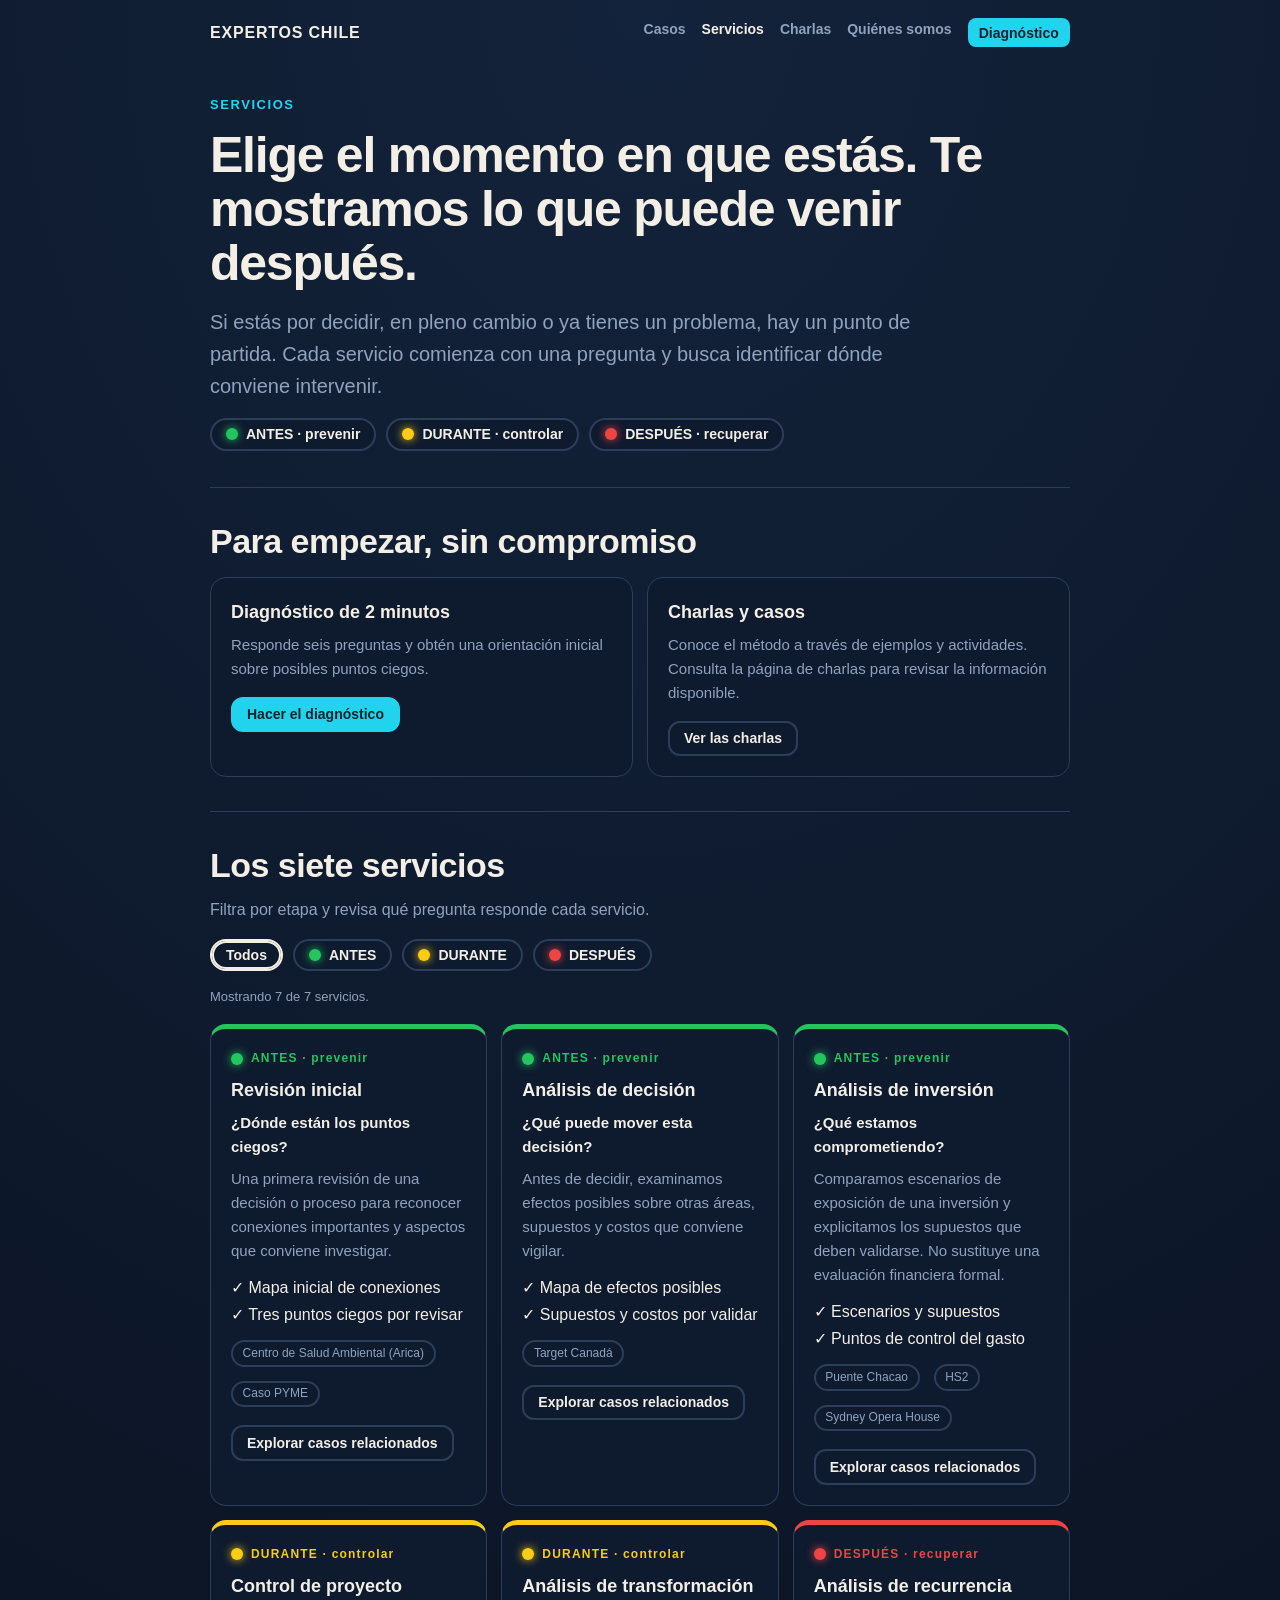
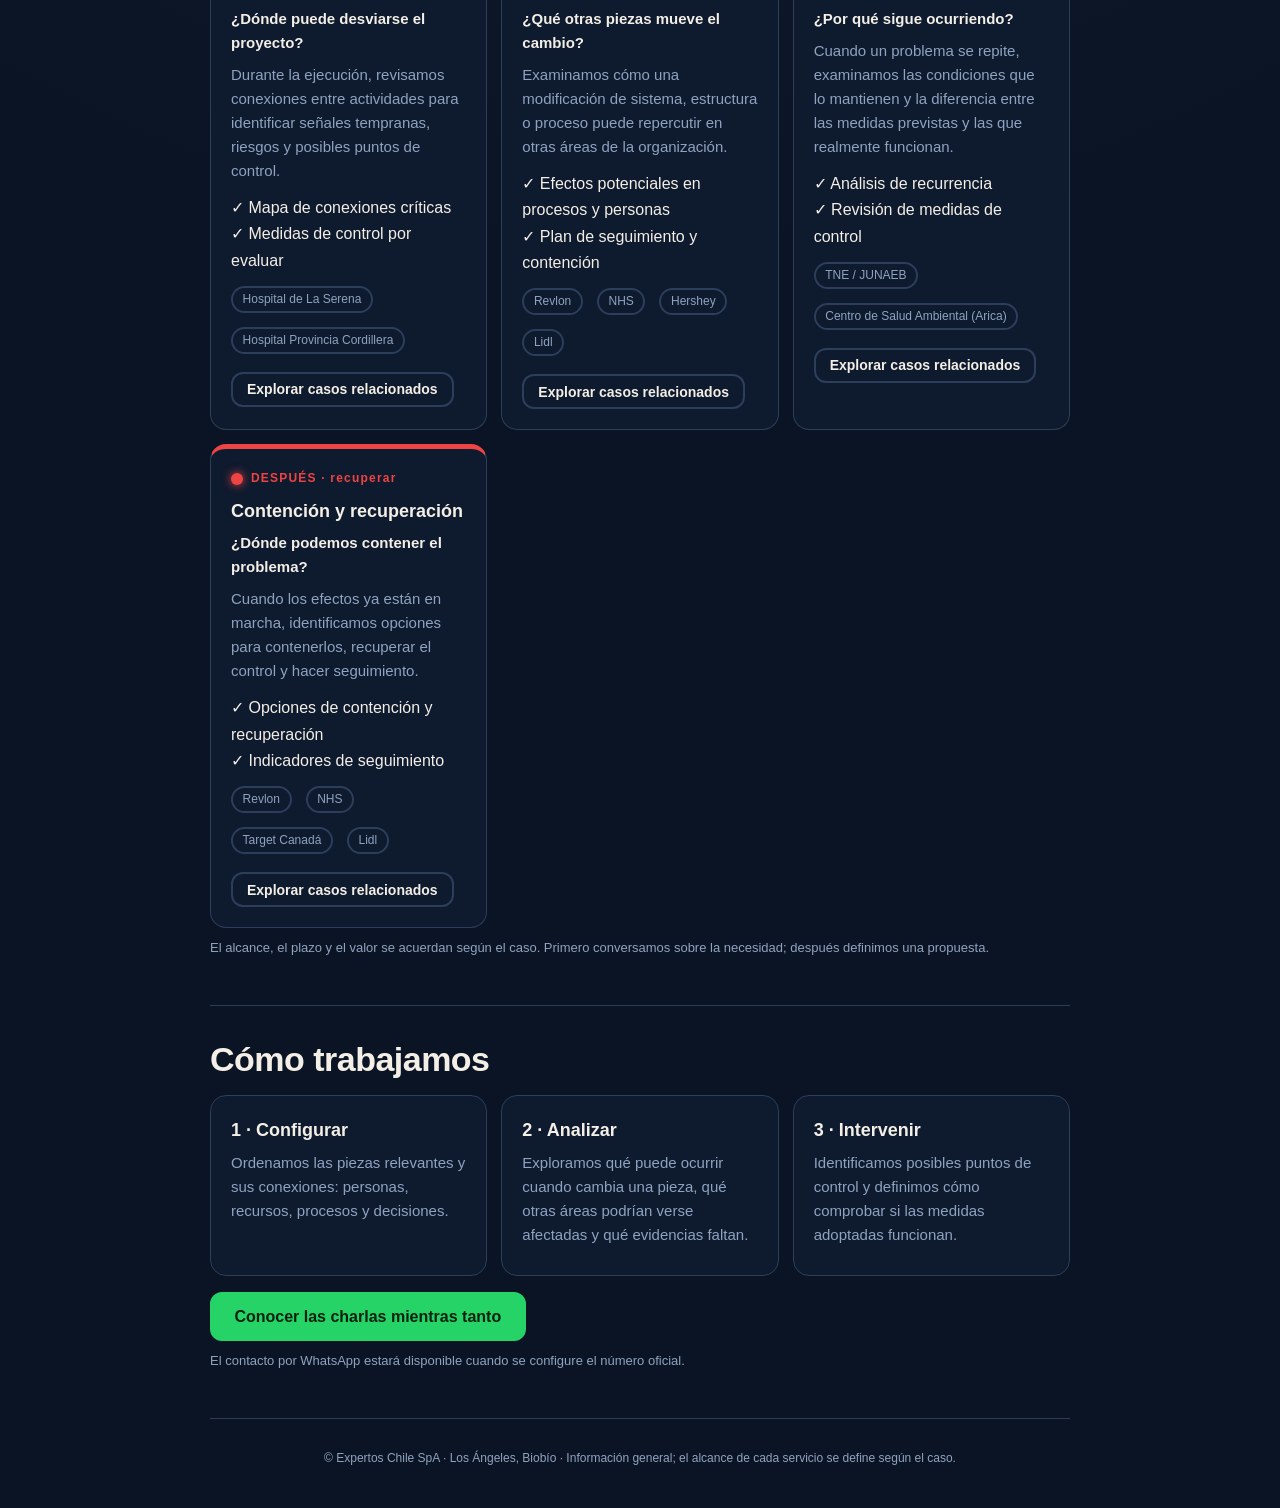
<file: productos.html>
<!doctype html>
<html lang="es">
<head>
<meta charset="utf-8">
<meta name="viewport" content="width=device-width, initial-scale=1, viewport-fit=cover">
<meta name="theme-color" content="#0b1424">
<title>Servicios · Expertos Chile</title>
<meta name="description" content="Siete servicios para anticipar las consecuencias de una decisión, controlar cambios y recuperar el rumbo. Expertos Chile.">
<link rel="stylesheet" href="estilo.css">
</head>
<body>
<div class="w">

<nav aria-label="Navegación principal">
  <a class="brand" href="index.html" data-link>EXPERTOS CHILE</a>
  <div class="links">
    <a href="casos.html" data-link>Casos</a>
    <a href="productos.html" class="on" aria-current="page" data-link>Servicios</a>
    <a href="charlas.html" data-link>Charlas</a>
    <a href="quienes-somos.html" data-link>Quiénes somos</a>
    <a href="diagnostico.html" class="navcta" data-link>Diagnóstico</a>
  </div>
</nav>

<header style="padding:30px 0 20px">
  <div class="eye">SERVICIOS</div>
  <h1>Elige el momento en que estás. Te mostramos lo que puede venir después.</h1>
  <p class="lead">
    Si estás por decidir, en pleno cambio o ya tienes un problema,
    hay un punto de partida. Cada servicio comienza con una pregunta
    y busca identificar dónde conviene intervenir.
  </p>

  <div class="sema" aria-label="Etapas de intervención">
    <span class="st-g"><i class="dot"></i>ANTES · prevenir</span>
    <span class="st-y"><i class="dot"></i>DURANTE · controlar</span>
    <span class="st-r"><i class="dot"></i>DESPUÉS · recuperar</span>
  </div>
</header>

<section id="entrada">
  <h2>Para empezar, sin compromiso</h2>
  <div class="grid">
    <div class="card">
      <h3>Diagnóstico de 2 minutos</h3>
      <p>
        Responde seis preguntas y obtén una orientación inicial
        sobre posibles puntos ciegos.
      </p>
      <div class="btns">
        <a class="btn cta sm" href="diagnostico.html" data-link>
          Hacer el diagnóstico
        </a>
      </div>
    </div>

    <div class="card">
      <h3>Charlas y casos</h3>
      <p>
        Conoce el método a través de ejemplos y actividades.
        Consulta la página de charlas para revisar la información disponible.
      </p>
      <div class="btns">
        <a class="btn sm" href="charlas.html" data-link>
          Ver las charlas
        </a>
      </div>
    </div>
  </div>
</section>

<section id="catalogo">
  <h2>Los siete servicios</h2>
  <p>Filtra por etapa y revisa qué pregunta responde cada servicio.</p>

  <div class="sema" id="filtro" role="group" aria-label="Filtrar servicios por etapa"></div>

  <p id="resultado-filtro" class="micro" aria-live="polite"></p>

  <div class="grid" id="lista"></div>

  <p class="micro">
    El alcance, el plazo y el valor se acuerdan según el caso.
    Primero conversamos sobre la necesidad; después definimos una propuesta.
  </p>
</section>

<section id="como">
  <h2>Cómo trabajamos</h2>
  <div class="grid">
    <div class="card">
      <h3>1 · Configurar</h3>
      <p>
        Ordenamos las piezas relevantes y sus conexiones:
        personas, recursos, procesos y decisiones.
      </p>
    </div>
    <div class="card">
      <h3>2 · Analizar</h3>
      <p>
        Exploramos qué puede ocurrir cuando cambia una pieza,
        qué otras áreas podrían verse afectadas y qué evidencias faltan.
      </p>
    </div>
    <div class="card">
      <h3>3 · Intervenir</h3>
      <p>
        Identificamos posibles puntos de control y definimos
        cómo comprobar si las medidas adoptadas funcionan.
      </p>
    </div>
  </div>

  <div class="btns">
    <a class="btn wa" id="wa" href="#" target="_blank" rel="noopener noreferrer">
      Conversar sobre mi decisión
    </a>
  </div>
  <p class="micro" id="wa-notice"></p>
</section>

<footer>
  © Expertos Chile SpA · Los Ángeles, Biobío ·
  Información general; el alcance de cada servicio se define según el caso.
</footer>
</div>

<script>
"use strict";

/*
 * CONFIGURACIÓN
 *
 * Sustituye el valor de whatsapp por el número real,
 * con código de país y sin +, espacios ni guiones.
 * Ejemplo de formato para Chile: 56912345678
 */
const CONFIG = {
  whatsapp: "569XXXXXXXX"
};

const SERVICIOS = [
  {
    id:"revision-inicial",
    etapa:"g",
    nombre:"Revisión inicial",
    pregunta:"¿Dónde están los puntos ciegos?",
    descripcion:"Una primera revisión de una decisión o proceso para reconocer conexiones importantes y aspectos que conviene investigar.",
    entregables:[
      "Mapa inicial de conexiones",
      "Tres puntos ciegos por revisar"
    ],
    casos:[
      {nombre:"Centro de Salud Ambiental (Arica)", id:"arica"},
      {nombre:"Caso PYME", id:null}
    ]
  },
  {
    id:"analisis-decision",
    etapa:"g",
    nombre:"Análisis de decisión",
    pregunta:"¿Qué puede mover esta decisión?",
    descripcion:"Antes de decidir, examinamos efectos posibles sobre otras áreas, supuestos y costos que conviene vigilar.",
    entregables:[
      "Mapa de efectos posibles",
      "Supuestos y costos por validar"
    ],
    casos:[
      {nombre:"Target Canadá", id:"target"}
    ]
  },
  {
    id:"analisis-inversion",
    etapa:"g",
    nombre:"Análisis de inversión",
    pregunta:"¿Qué estamos comprometiendo?",
    descripcion:"Comparamos escenarios de exposición de una inversión y explicitamos los supuestos que deben validarse. No sustituye una evaluación financiera formal.",
    entregables:[
      "Escenarios y supuestos",
      "Puntos de control del gasto"
    ],
    casos:[
      {nombre:"Puente Chacao", id:"chacao"},
      {nombre:"HS2", id:"hs2"},
      {nombre:"Sydney Opera House", id:"opera"}
    ]
  },
  {
    id:"control-proyecto",
    etapa:"y",
    nombre:"Control de proyecto",
    pregunta:"¿Dónde puede desviarse el proyecto?",
    descripcion:"Durante la ejecución, revisamos conexiones entre actividades para identificar señales tempranas, riesgos y posibles puntos de control.",
    entregables:[
      "Mapa de conexiones críticas",
      "Medidas de control por evaluar"
    ],
    casos:[
      {nombre:"Hospital de La Serena", id:"serena"},
      {nombre:"Hospital Provincia Cordillera", id:"cordillera"}
    ]
  },
  {
    id:"transformacion",
    etapa:"y",
    nombre:"Análisis de transformación",
    pregunta:"¿Qué otras piezas mueve el cambio?",
    descripcion:"Examinamos cómo una modificación de sistema, estructura o proceso puede repercutir en otras áreas de la organización.",
    entregables:[
      "Efectos potenciales en procesos y personas",
      "Plan de seguimiento y contención"
    ],
    casos:[
      {nombre:"Revlon", id:"revlon"},
      {nombre:"NHS", id:"nhs"},
      {nombre:"Hershey", id:"hershey"},
      {nombre:"Lidl", id:"lidl"}
    ]
  },
  {
    id:"analisis-recurrencia",
    etapa:"r",
    nombre:"Análisis de recurrencia",
    pregunta:"¿Por qué sigue ocurriendo?",
    descripcion:"Cuando un problema se repite, examinamos las condiciones que lo mantienen y la diferencia entre las medidas previstas y las que realmente funcionan.",
    entregables:[
      "Análisis de recurrencia",
      "Revisión de medidas de control"
    ],
    casos:[
      {nombre:"TNE / JUNAEB", id:"tne"},
      {nombre:"Centro de Salud Ambiental (Arica)", id:"arica"}
    ]
  },
  {
    id:"recuperacion",
    etapa:"r",
    nombre:"Contención y recuperación",
    pregunta:"¿Dónde podemos contener el problema?",
    descripcion:"Cuando los efectos ya están en marcha, identificamos opciones para contenerlos, recuperar el control y hacer seguimiento.",
    entregables:[
      "Opciones de contención y recuperación",
      "Indicadores de seguimiento"
    ],
    casos:[
      {nombre:"Revlon", id:"revlon"},
      {nombre:"NHS", id:"nhs"},
      {nombre:"Target Canadá", id:"target"},
      {nombre:"Lidl", id:"lidl"}
    ]
  }
];

const ETAPAS = {
  g:{nombre:"ANTES", accion:"prevenir"},
  y:{nombre:"DURANTE", accion:"controlar"},
  r:{nombre:"DESPUÉS", accion:"recuperar"}
};

const params = new URLSearchParams(window.location.search);
const initialFilter = params.get("e") || "";
let filtroActual = ["g","y","r"].includes(initialFilter)
  ? initialFilter
  : "";

const referencia = params.get("ref") || "";

function crearEnlaceConReferencia(url){
  const destino = new URL(url, window.location.href);

  if(referencia && !destino.searchParams.has("ref")){
    destino.searchParams.set("ref", referencia);
  }

  return destino.pathname.split("/").pop() +
    destino.search +
    destino.hash;
}

function actualizarEnlaces(){
  document.querySelectorAll("a[data-link]").forEach(link => {
    if(link.dataset.refReady === "1") return;

    link.dataset.refReady = "1";
    link.href = crearEnlaceConReferencia(link.getAttribute("href"));
  });
}

function actualizarURL(){
  const url = new URL(window.location.href);

  if(filtroActual){
    url.searchParams.set("e", filtroActual);
  }else{
    url.searchParams.delete("e");
  }

  if(referencia){
    url.searchParams.set("ref", referencia);
  }

  history.replaceState(null, "", url);
}

function renderFiltros(){
  const opciones = [
    {id:"", texto:"Todos"},
    {id:"g", texto:"ANTES"},
    {id:"y", texto:"DURANTE"},
    {id:"r", texto:"DESPUÉS"}
  ];

  document.getElementById("filtro").innerHTML =
    opciones.map(opcion => {
      const activa = filtroActual === opcion.id;
      const claseEtapa = opcion.id ? "st-" + opcion.id : "";

      return `
        <button
          type="button"
          class="${claseEtapa} ${activa ? "on" : ""}"
          data-k="${opcion.id}"
          aria-pressed="${activa}"
          ${activa ? 'aria-current="true"' : ""}
        >
          ${opcion.id ? '<i class="dot" aria-hidden="true"></i>' : ""}
          ${opcion.texto}
        </button>
      `;
    }).join("");

  document.querySelectorAll("#filtro button").forEach(button => {
    button.addEventListener("click", () => {
      filtroActual = button.dataset.k;
      actualizarURL();
      render();
    });
  });
}

function renderServicios(){
  const visibles = SERVICIOS.filter(servicio =>
    !filtroActual || servicio.etapa === filtroActual
  );

  document.getElementById("resultado-filtro").textContent =
    `Mostrando ${visibles.length} de ${SERVICIOS.length} servicios.`;

  document.getElementById("lista").innerHTML = visibles.map(servicio => {
    const etapa = ETAPAS[servicio.etapa];

    const casosHTML = servicio.casos.map(caso => {
      if(caso.id){
        const href = crearEnlaceConReferencia(
          `casos.html#${caso.id}`
        );

        return `<a class="pill" href="${href}" data-link>${caso.nombre}</a>`;
      }

      return `<span class="pill">${caso.nombre}</span>`;
    }).join(" ");

    const entregablesHTML = servicio.entregables.map(item =>
      `<li>✓ ${item}</li>`
    ).join("");

    const enlaceCasos = crearEnlaceConReferencia(
      `casos.html?e=${servicio.etapa}`
    );

    return `
      <article class="card st st-${servicio.etapa}">
        <div class="stage">
          <i class="dot" aria-hidden="true"></i>
          ${etapa.nombre} · ${etapa.accion}
        </div>

        <h3>${servicio.nombre}</h3>
        <p><b>${servicio.pregunta}</b></p>
        <p>${servicio.descripcion}</p>

        <ul class="service-deliverables">
          ${entregablesHTML}
        </ul>

        <div class="service-cases">
          ${casosHTML}
        </div>

        <a class="btn sm" href="${enlaceCasos}" data-link>
          Explorar casos relacionados
        </a>
      </article>
    `;
  }).join("");

  actualizarEnlaces();
}

function render(){
  renderFiltros();
  renderServicios();
}

render();
actualizarEnlaces();

/* WhatsApp: evita abrir un enlace con número de ejemplo. */
const waLink = document.getElementById("wa");
const waNotice = document.getElementById("wa-notice");
const numeroValido = /^56\d{9}$/.test(CONFIG.whatsapp);

if(numeroValido){
  const mensaje =
    "Hola, vi los servicios de Expertos Chile y quiero conversar sobre una decisión." +
    (referencia ? " Referencia: " + referencia : "");

  waLink.href =
    "https://wa.me/" + CONFIG.whatsapp +
    "?text=" + encodeURIComponent(mensaje);

  waLink.target = "_blank";
}else{
  waLink.href = "charlas.html";
  waLink.removeAttribute("target");
  waNotice.textContent =
    "El contacto por WhatsApp estará disponible cuando se configure el número oficial.";
  waLink.textContent = "Conocer las charlas mientras tanto";
}
</script>

<style>
/* Complementos locales; el diseño general sigue en estilo.css. */
.service-deliverables{
  list-style:none;
  padding:0;
  margin:12px 0;
  line-height:1.65;
}

.service-cases{
  display:flex;
  flex-wrap:wrap;
  gap:8px;
  margin:12px 0;
}

#filtro button{
  cursor:pointer;
}

#filtro button:focus-visible,
a:focus-visible{
  outline:3px solid #facc15;
  outline-offset:3px;
}

#filtro button[aria-pressed="true"]{
  box-shadow:inset 0 0 0 2px currentColor;
}

#resultado-filtro{
  margin:12px 0;
}
</style>
</body>
</html>
</file>
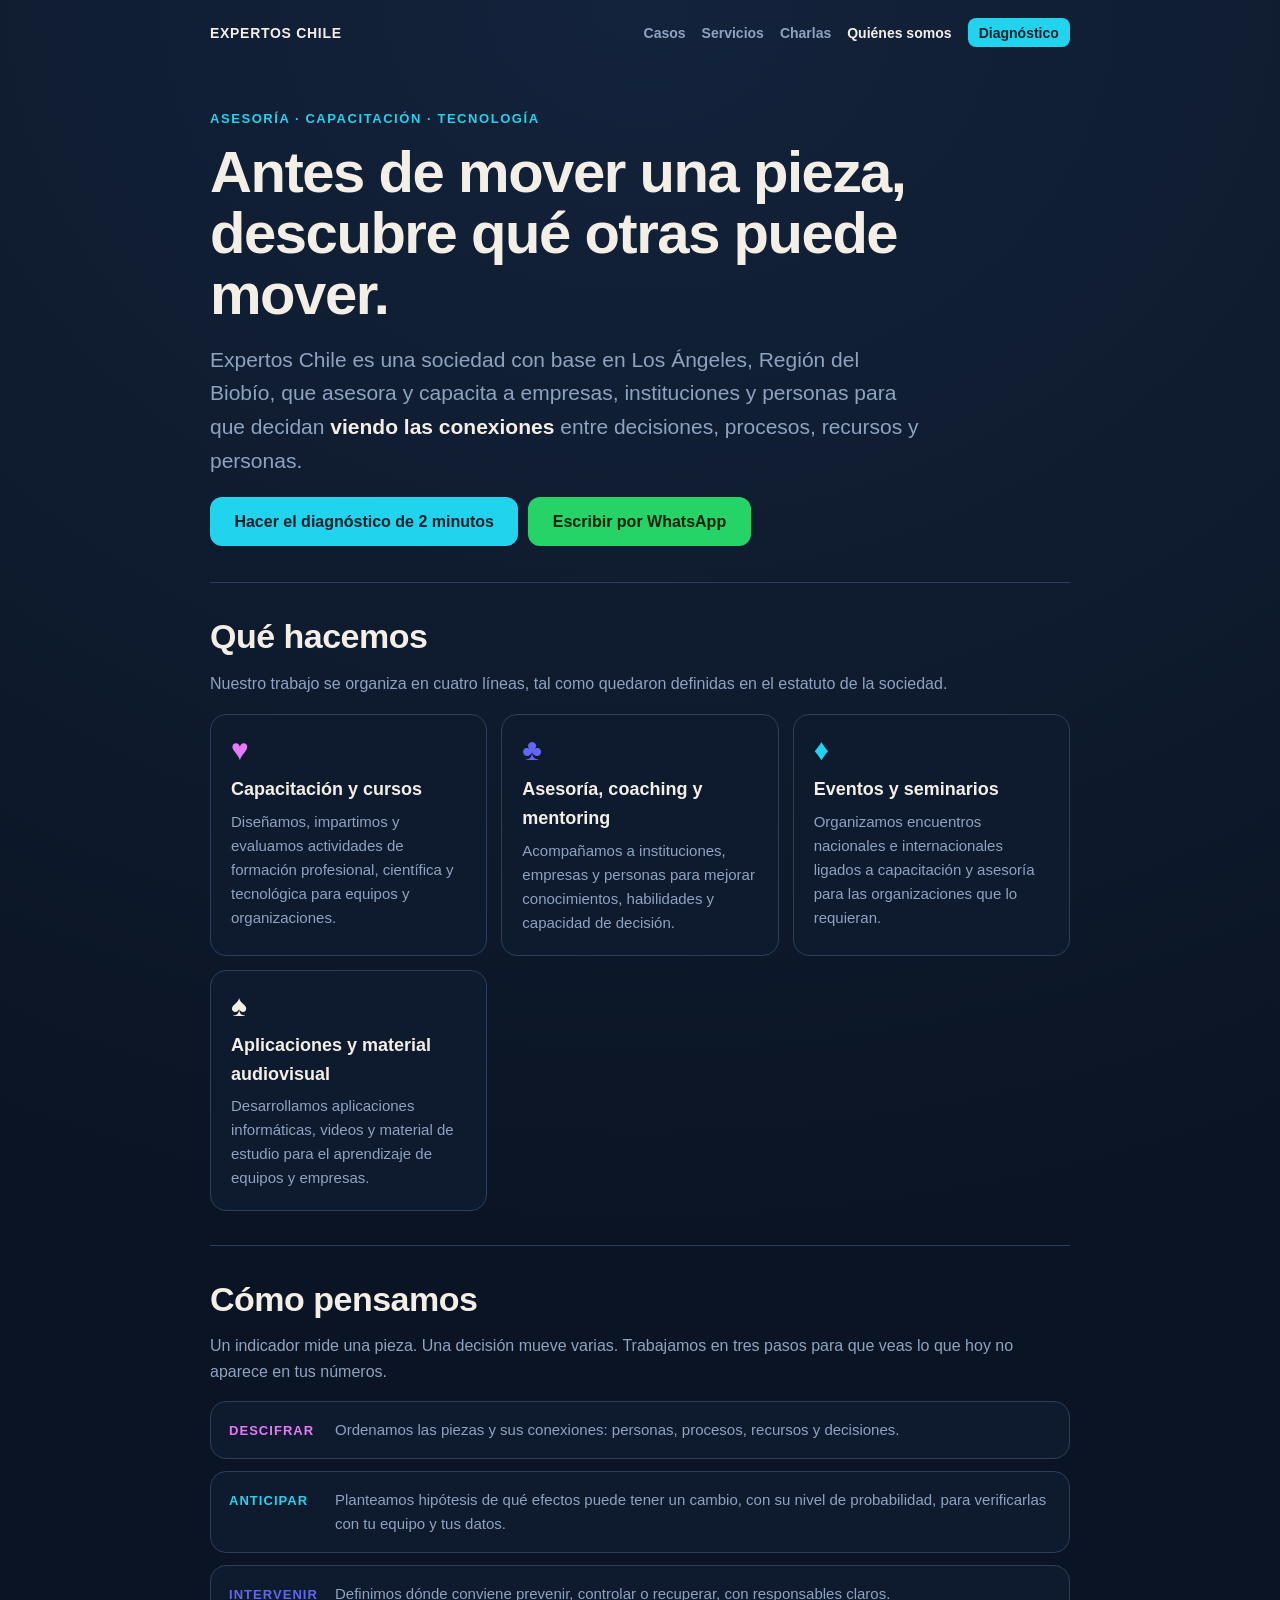
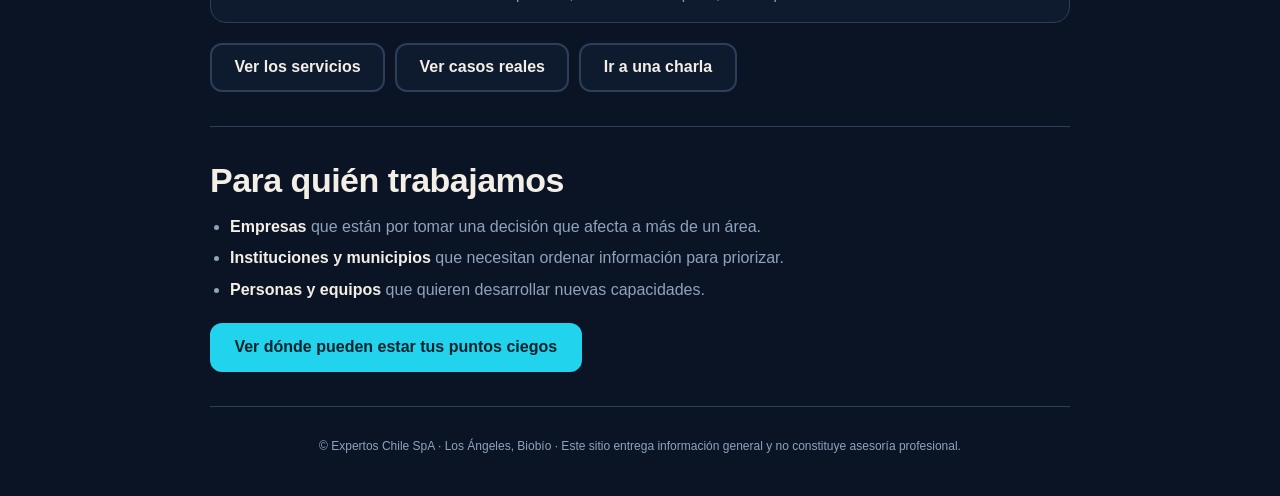
<file: quienes-somos.html>
<!doctype html>
<html lang="es"><head><meta charset="utf-8">
<meta name="viewport" content="width=device-width, initial-scale=1, viewport-fit=cover">
<title>Qué es Expertos Chile · Asesoría y capacitación en Los Ángeles, Biobío</title>
<meta name="description" content="Expertos Chile SpA: asesoría, capacitación y tecnología para ayudar a organizaciones a decidir sabiendo qué otras piezas se mueven.">
<meta property="og:title" content="Expertos Chile">
<meta property="og:description" content="Antes de mover una pieza, descubre qué otras puede mover.">
<style>
:root{--bg:#13233b;--bg2:#0b1424;--card:#0e1a2e;--ink:#f4efe6;--mute:#8fa3bf;--line:#2c3e5a;--P:#e879f9;--R:#22d3ee;--Pr:#6366f1;--D:#f4efe6;--font:"Avenir Next","Segoe UI","Helvetica Neue",Arial,sans-serif}
*{box-sizing:border-box;margin:0}
html{background:var(--bg2);scroll-behavior:smooth}
body{color:var(--ink);font-family:var(--font);line-height:1.6;background:radial-gradient(120% 60% at 50% 0,var(--bg),var(--bg2));padding:env(safe-area-inset-top,0) 0 env(safe-area-inset-bottom,0)}
.w{max-width:900px;margin:0 auto;padding:0 20px}
nav{display:flex;justify-content:space-between;align-items:center;padding:18px 0;font-weight:800;letter-spacing:.05em}
nav a{color:var(--mute);font-weight:600;font-size:14px;text-decoration:none;letter-spacing:0}
nav a:hover{color:var(--ink)}
.hero{padding:44px 0 36px}
.eye{font-size:13px;font-weight:800;letter-spacing:.12em;color:var(--R);margin-bottom:12px}
h1{font-size:clamp(32px,7vw,58px);line-height:1.05;letter-spacing:-.025em;margin-bottom:18px}
h2{font-size:clamp(24px,4.6vw,34px);line-height:1.15;letter-spacing:-.015em;margin-bottom:14px}
h3{font-size:18px;margin-bottom:6px}
p{color:var(--mute);margin-bottom:12px}
p b{color:var(--ink)}
.lead{font-size:clamp(17px,2.4vw,21px);max-width:34em}
section{padding:34px 0;border-top:1px solid var(--line)}
.grid{display:grid;gap:14px;grid-template-columns:repeat(auto-fit,minmax(230px,1fr));margin-top:18px}
.card{background:var(--card);border:1px solid var(--line);border-radius:16px;padding:20px}
.card .g{font-size:30px;line-height:1;margin-bottom:10px}
.card p{margin:0;font-size:15px}
.btns{display:flex;flex-wrap:wrap;gap:10px;margin-top:20px}
.btn{font:700 16px var(--font);display:inline-block;padding:.85em 1.4em;border-radius:12px;border:2px solid var(--line);background:var(--card);color:var(--ink);text-decoration:none;cursor:pointer}
.btn:focus-visible{outline:3px solid var(--D);outline-offset:2px}
.cta{background:var(--R);color:#06222b;border-color:var(--R)}
.wa{background:#25D366;color:#06220f;border-color:#25D366}
.steps{display:grid;gap:12px;margin-top:16px}
.step{display:flex;gap:14px;align-items:flex-start;background:var(--card);border:1px solid var(--line);border-radius:16px;padding:16px 18px}
.step i{font-style:normal;font-weight:800;font-size:13px;letter-spacing:.08em;min-width:92px;padding-top:3px}
.step p{margin:0;font-size:15px}
dl{display:grid;grid-template-columns:max-content 1fr;gap:10px 22px;margin-top:14px}
dt{color:var(--mute);font-size:14px}dd{font-weight:600}
dd a{color:var(--R)}
ul{padding-left:20px;color:var(--mute)}li{margin:6px 0}
.note{font-size:13px;color:var(--mute);margin-top:12px}
footer{padding:30px 0 40px;text-align:center;font-size:12px;color:var(--mute);border-top:1px solid var(--line)}
@media(max-width:520px){dl{grid-template-columns:1fr}dt{margin-top:6px}}
nav a.navcta{background:var(--R);color:#06222b;border-radius:8px;padding:.25em .8em;font-weight:700}nav a.navcta:hover{color:#06222b;filter:brightness(1.08)}nav a.on{color:var(--ink)}
</style></head><body>
<div class="w">
<nav><a href="index.html" data-link style="color:var(--ink);font-weight:800;letter-spacing:.05em">EXPERTOS CHILE</a><span style="display:flex;gap:16px;flex-wrap:wrap;align-items:center"><a href="casos.html" data-link>Casos</a><a href="productos.html" data-link>Servicios</a><a href="charlas.html" data-link>Charlas</a><a href="quienes-somos.html" class="on" data-link>Quiénes somos</a><a href="diagnostico.html" class="navcta" data-link>Diagnóstico</a></span></nav>

<div class="hero">
 <div class="eye">ASESORÍA · CAPACITACIÓN · TECNOLOGÍA</div>
 <h1>Antes de mover una pieza, descubre qué otras puede mover.</h1>
 <p class="lead">Expertos Chile es una sociedad con base en Los Ángeles, Región del Biobío, que asesora y capacita a empresas, instituciones y personas para que decidan <b>viendo las conexiones</b> entre decisiones, procesos, recursos y personas.</p>
 <div class="btns"><a class="btn cta" href="diagnostico.html" data-link>Hacer el diagnóstico de 2 minutos</a><a class="btn wa" id="wa" href="#" target="_blank" rel="noopener">Escribir por WhatsApp</a></div>
</div>

<section id="hacemos">
 <h2>Qué hacemos</h2>
 <p>Nuestro trabajo se organiza en cuatro líneas, tal como quedaron definidas en el estatuto de la sociedad.</p>
 <div class="grid">
  <div class="card"><div class="g" style="color:var(--P)">♥</div><h3>Capacitación y cursos</h3><p>Diseñamos, impartimos y evaluamos actividades de formación profesional, científica y tecnológica para equipos y organizaciones.</p></div>
  <div class="card"><div class="g" style="color:var(--Pr)">♣</div><h3>Asesoría, coaching y mentoring</h3><p>Acompañamos a instituciones, empresas y personas para mejorar conocimientos, habilidades y capacidad de decisión.</p></div>
  <div class="card"><div class="g" style="color:var(--R)">♦</div><h3>Eventos y seminarios</h3><p>Organizamos encuentros nacionales e internacionales ligados a capacitación y asesoría para las organizaciones que lo requieran.</p></div>
  <div class="card"><div class="g" style="color:var(--D)">♠</div><h3>Aplicaciones y material audiovisual</h3><p>Desarrollamos aplicaciones informáticas, videos y material de estudio para el aprendizaje de equipos y empresas.</p></div>
 </div>
</section>

<section id="metodo">
 <h2>Cómo pensamos</h2>
 <p>Un indicador mide una pieza. Una decisión mueve varias. Trabajamos en tres pasos para que veas lo que hoy no aparece en tus números.</p>
 <div class="steps">
  <div class="step"><i style="color:var(--P)">DESCIFRAR</i><p>Ordenamos las piezas y sus conexiones: personas, procesos, recursos y decisiones.</p></div>
  <div class="step"><i style="color:var(--R)">ANTICIPAR</i><p>Planteamos hipótesis de qué efectos puede tener un cambio, con su nivel de probabilidad, para verificarlas con tu equipo y tus datos.</p></div>
  <div class="step"><i style="color:var(--Pr)">INTERVENIR</i><p>Definimos dónde conviene prevenir, controlar o recuperar, con responsables claros.</p></div>
 </div>
<div class="btns"><a class="btn" href="productos.html" data-link>Ver los servicios</a><a class="btn" href="casos.html" data-link>Ver casos reales</a><a class="btn" href="charlas.html" data-link>Ir a una charla</a></div>
</section>

<section id="para">
 <h2>Para quién trabajamos</h2>
 <ul>
  <li><b style="color:var(--ink)">Empresas</b> que están por tomar una decisión que afecta a más de un área.</li>
  <li><b style="color:var(--ink)">Instituciones y municipios</b> que necesitan ordenar información para priorizar.</li>
  <li><b style="color:var(--ink)">Personas y equipos</b> que quieren desarrollar nuevas capacidades.</li>
 </ul>
 <div class="btns"><a class="btn cta" href="diagnostico.html" data-link>Ver dónde pueden estar tus puntos ciegos</a></div>
</section>
<footer>© Expertos Chile SpA · Los Ángeles, Biobío · Este sitio entrega información general y no constituye asesoría profesional.</footer>
</div>
<script>
const CONFIG={whatsapp:"569XXXXXXXX"}; const ref=new URLSearchParams(location.search).get("ref")||"";document.querySelectorAll("a[data-link]").forEach(a=>{if(ref)a.href+=(a.href.includes("?")?"&":"?")+"ref="+encodeURIComponent(ref)}); // EDITAR: número en formato internacional, sin + ni espacios
document.getElementById("wa").href="https://wa.me/"+CONFIG.whatsapp+"?text="+encodeURIComponent("Hola, vi la página de Expertos Chile y quiero conversar."+(ref?" (Ref: "+ref+")":""));
</script>
</body></html>
</file>
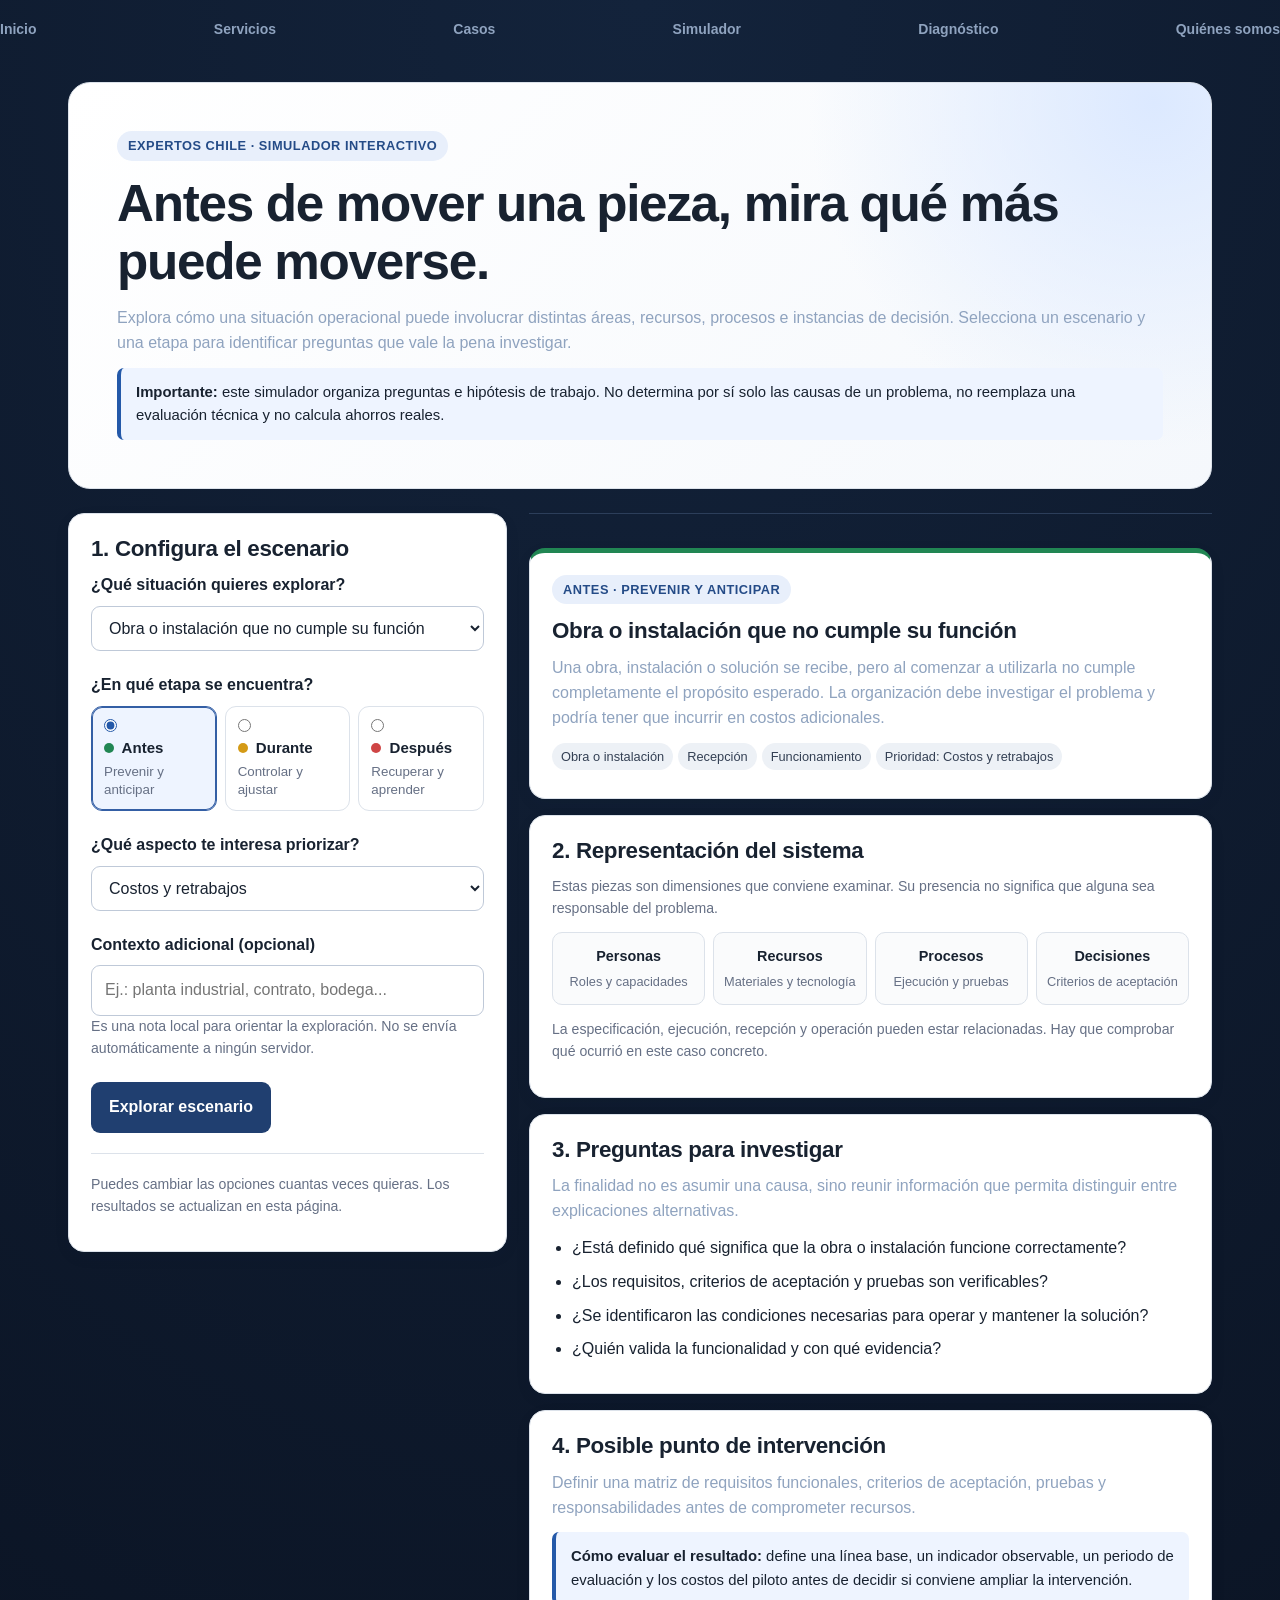
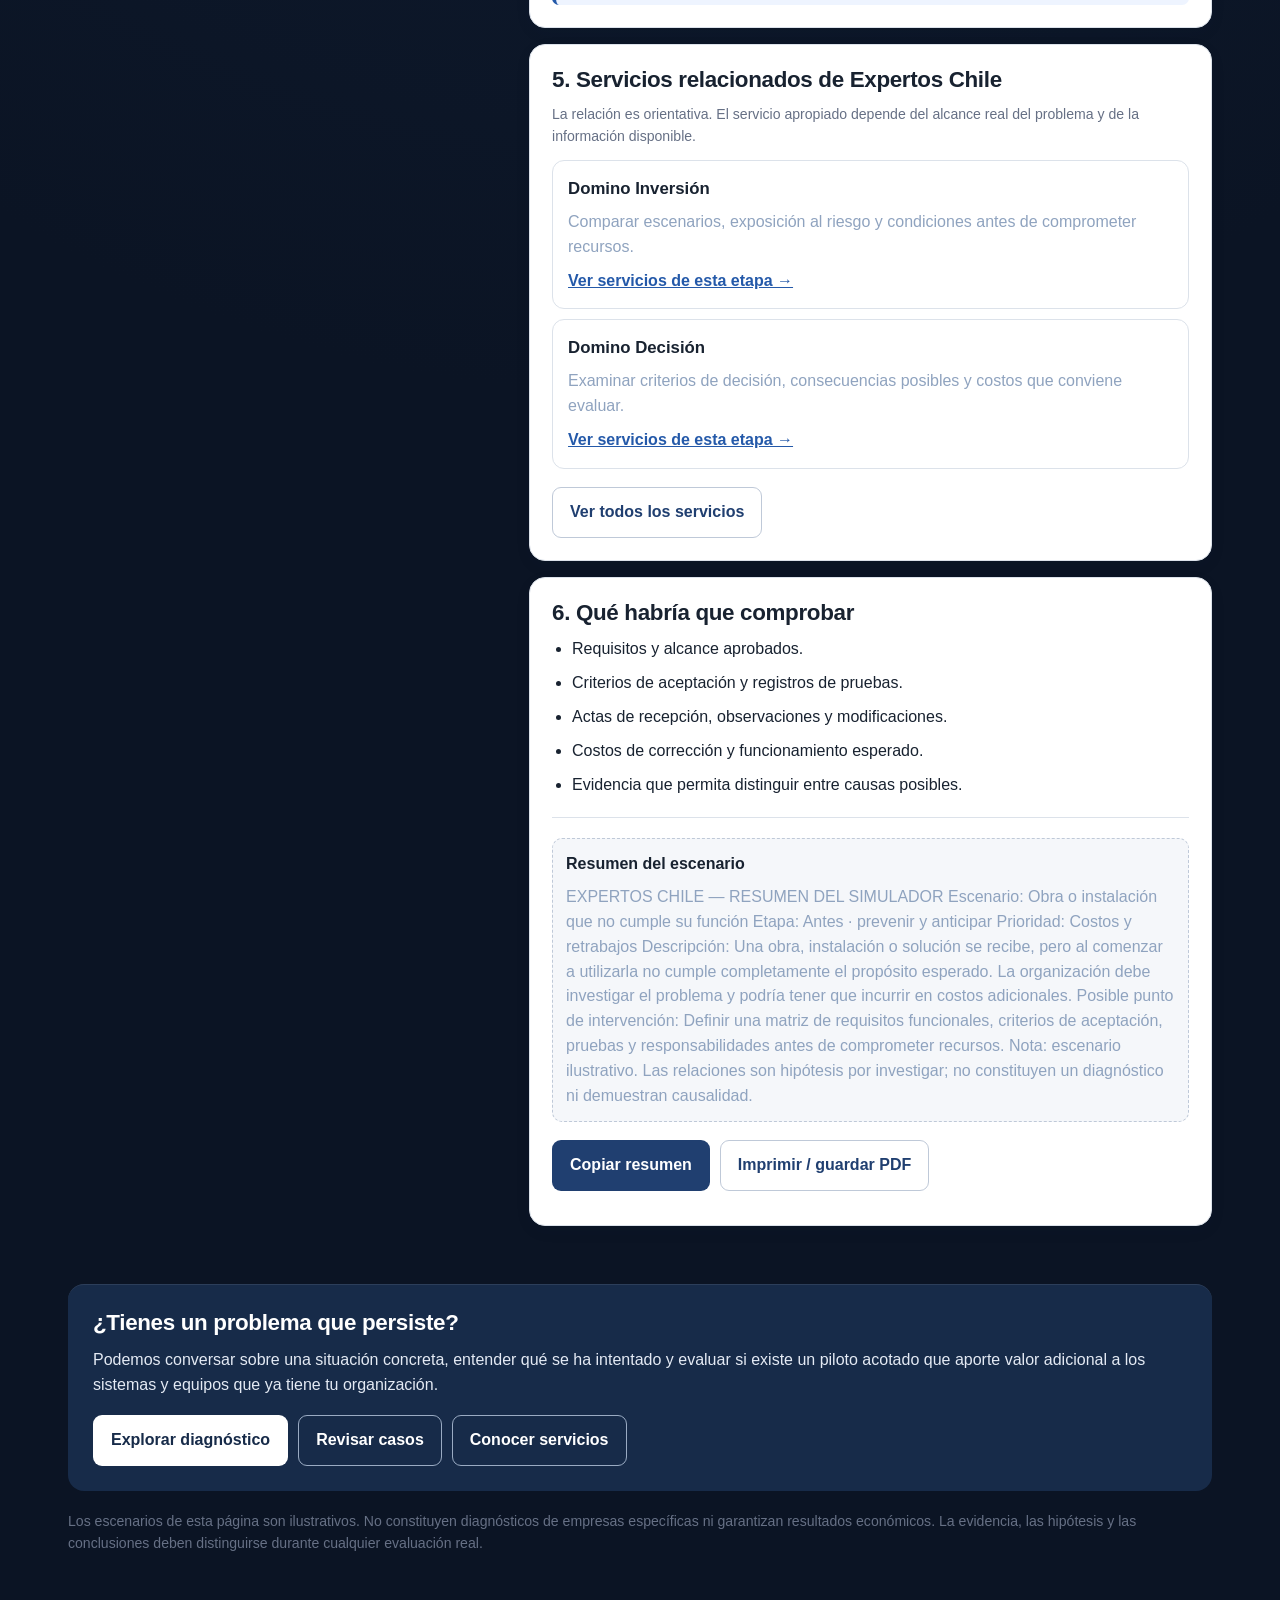
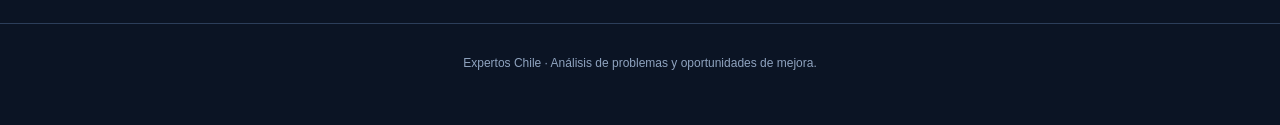
<file: simulador.html>
<!DOCTYPE html>
<html lang="es">
<head>
  <meta charset="UTF-8">
  <meta name="viewport" content="width=device-width, initial-scale=1.0">
  <meta name="description" content="Simulador interactivo de Expertos Chile para explorar problemas operacionales, relaciones entre procesos y posibles puntos de intervención.">
  <title>Simulador de escenarios | Expertos Chile</title>

  <!-- Reutiliza los estilos generales del sitio -->
  <link rel="stylesheet" href="estilo.css">

  <!-- Estilos específicos del simulador -->
  <style>
    #ec-simulador {
      --ec-bg: #f5f7fa;
      --ec-card: #ffffff;
      --ec-text: #182230;
      --ec-muted: #667085;
      --ec-border: #dce2ea;
      --ec-green: #218653;
      --ec-yellow: #d49a16;
      --ec-red: #cf4545;
      --ec-blue: #2459a9;

      max-width: 1180px;
      margin: 0 auto;
      padding: 24px 18px 56px;
      color: var(--ec-text);
      font-family: Arial, Helvetica, sans-serif;
      line-height: 1.55;
    }

    #ec-simulador * {
      box-sizing: border-box;
    }

    #ec-simulador h1,
    #ec-simulador h2,
    #ec-simulador h3,
    #ec-simulador p {
      margin-top: 0;
    }

    #ec-simulador h1 {
      font-size: clamp(2rem, 4vw, 3.2rem);
      line-height: 1.12;
      margin-bottom: 16px;
    }

    #ec-simulador h2 {
      font-size: 1.4rem;
      margin-bottom: 12px;
    }

    #ec-simulador h3 {
      font-size: 1.05rem;
      margin-bottom: 8px;
    }

    #ec-simulador .ec-muted {
      color: var(--ec-muted);
    }

    #ec-simulador .ec-hero {
      padding: clamp(22px, 5vw, 48px);
      border: 1px solid var(--ec-border);
      border-radius: 22px;
      background:
        radial-gradient(circle at 95% 5%, #dce9ff 0, transparent 30%),
        linear-gradient(135deg, #ffffff, #f5f8fc);
      margin-bottom: 24px;
    }

    #ec-simulador .ec-eyebrow {
      display: inline-block;
      margin-bottom: 14px;
      padding: 5px 11px;
      border-radius: 999px;
      background: #e8effb;
      color: #244b87;
      font-size: .8rem;
      font-weight: 700;
      letter-spacing: .04em;
      text-transform: uppercase;
    }

    #ec-simulador .ec-notice {
      padding: 13px 15px;
      border-left: 4px solid var(--ec-blue);
      background: #eef4ff;
      border-radius: 7px;
      font-size: .93rem;
    }

    #ec-simulador .ec-layout {
      display: grid;
      grid-template-columns: minmax(0, .9fr) minmax(0, 1.4fr);
      gap: 22px;
      align-items: start;
    }

    #ec-simulador .ec-card {
      background: var(--ec-card);
      border: 1px solid var(--ec-border);
      border-radius: 16px;
      padding: 22px;
      min-width: 0;
      box-shadow: 0 5px 18px rgba(20, 35, 60, .045);
    }

    #ec-simulador .ec-field {
      margin-bottom: 22px;
    }

    #ec-simulador .ec-label {
      display: block;
      font-weight: 700;
      margin-bottom: 8px;
    }

    #ec-simulador select,
    #ec-simulador input[type="text"] {
      width: 100%;
      padding: 12px 13px;
      border: 1px solid #bfc9d8;
      border-radius: 9px;
      background: white;
      color: var(--ec-text);
      font: inherit;
    }

    #ec-simulador select:focus,
    #ec-simulador input:focus,
    #ec-simulador button:focus-visible,
    #ec-simulador a:focus-visible {
      outline: 3px solid #a8c7ff;
      outline-offset: 2px;
    }

    #ec-simulador .ec-options {
      display: grid;
      grid-template-columns: repeat(3, minmax(0, 1fr));
      gap: 8px;
    }

    #ec-simulador .ec-stage {
      position: relative;
      display: flex;
      flex-direction: column;
      align-items: flex-start;
      gap: 4px;
      min-height: 88px;
      padding: 12px;
      border: 1px solid var(--ec-border);
      border-radius: 11px;
      cursor: pointer;
      background: white;
      transition: border-color .15s, background .15s;
    }

    #ec-simulador .ec-stage:has(input:checked) {
      border-color: #345fa5;
      background: #eef4ff;
      box-shadow: inset 0 0 0 1px #345fa5;
    }

    #ec-simulador .ec-stage input {
      accent-color: #2459a9;
    }

    #ec-simulador .ec-stage strong {
      font-size: .94rem;
    }

    #ec-simulador .ec-stage small {
      color: var(--ec-muted);
      line-height: 1.3;
    }

    #ec-simulador .ec-stage-dot {
      display: inline-block;
      width: 10px;
      height: 10px;
      border-radius: 50%;
      margin-right: 4px;
    }

    #ec-simulador .ec-green {
      background: var(--ec-green);
    }

    #ec-simulador .ec-yellow {
      background: var(--ec-yellow);
    }

    #ec-simulador .ec-red {
      background: var(--ec-red);
    }

    #ec-simulador .ec-btn {
      display: inline-flex;
      justify-content: center;
      align-items: center;
      gap: 8px;
      padding: 12px 17px;
      border: 1px solid transparent;
      border-radius: 9px;
      background: #203f70;
      color: white;
      font-weight: 700;
      text-decoration: none;
      cursor: pointer;
      font: inherit;
      font-weight: 700;
      transition: opacity .15s, transform .15s;
    }

    #ec-simulador .ec-btn:hover {
      opacity: .9;
      transform: translateY(-1px);
    }

    #ec-simulador .ec-btn-secondary {
      color: #203f70;
      background: white;
      border-color: #bfc9d8;
    }

    #ec-simulador .ec-btn-row {
      display: flex;
      flex-wrap: wrap;
      gap: 10px;
      margin-top: 18px;
    }

    #ec-simulador .ec-result {
      display: grid;
      gap: 16px;
    }

    #ec-simulador .ec-result-head {
      border-top: 5px solid var(--ec-green);
    }

    #ec-simulador .ec-result-head[data-stage="durante"] {
      border-top-color: var(--ec-yellow);
    }

    #ec-simulador .ec-result-head[data-stage="despues"] {
      border-top-color: var(--ec-red);
    }

    #ec-simulador .ec-tag {
      display: inline-block;
      margin: 0 5px 6px 0;
      padding: 4px 9px;
      border-radius: 999px;
      background: #edf1f6;
      color: #344054;
      font-size: .8rem;
    }

    #ec-simulador .ec-flow {
      display: grid;
      grid-template-columns: repeat(4, minmax(0, 1fr));
      gap: 8px;
      align-items: stretch;
    }

    #ec-simulador .ec-flow-item {
      padding: 12px 9px;
      border: 1px solid var(--ec-border);
      border-radius: 10px;
      text-align: center;
      background: #fafbfc;
      overflow-wrap: anywhere;
    }

    #ec-simulador .ec-flow-item strong {
      display: block;
      margin-bottom: 5px;
      font-size: .9rem;
    }

    #ec-simulador .ec-flow-item span {
      display: block;
      color: var(--ec-muted);
      font-size: .8rem;
    }

    #ec-simulador .ec-list {
      padding-left: 20px;
      margin-bottom: 0;
    }

    #ec-simulador .ec-list li {
      margin-bottom: 9px;
    }

    #ec-simulador .ec-service {
      padding: 15px;
      border: 1px solid var(--ec-border);
      border-radius: 12px;
      margin-top: 10px;
      background: #fff;
    }

    #ec-simulador .ec-service p {
      margin-bottom: 9px;
    }

    #ec-simulador .ec-service a {
      color: #2459a9;
      font-weight: 700;
    }

    #ec-simulador .ec-bottom {
      margin-top: 24px;
      padding: 25px;
      border-radius: 16px;
      background: #172b49;
      color: white;
    }

    #ec-simulador .ec-bottom p {
      color: #e4eaf4;
    }

    #ec-simulador .ec-bottom .ec-btn {
      background: white;
      color: #172b49;
    }

    #ec-simulador .ec-bottom .ec-btn-secondary {
      background: transparent;
      color: white;
      border-color: #9aabc3;
    }

    #ec-simulador .ec-small {
      font-size: .88rem;
    }

    #ec-simulador .ec-hidden {
      display: none !important;
    }

    #ec-simulador .ec-divider {
      border: 0;
      border-top: 1px solid var(--ec-border);
      margin: 20px 0;
    }

    #ec-simulador .ec-summary {
      padding: 13px;
      border-radius: 10px;
      background: #f5f7fa;
      border: 1px dashed #bfc9d8;
      overflow-wrap: anywhere;
    }

    @media (max-width: 800px) {
      #ec-simulador .ec-layout {
        grid-template-columns: 1fr;
      }
    }

    @media (max-width: 480px) {
      #ec-simulador {
        padding-left: 12px;
        padding-right: 12px;
      }

      #ec-simulador .ec-card {
        padding: 16px;
      }

      #ec-simulador .ec-options {
        grid-template-columns: 1fr;
      }

      #ec-simulador .ec-stage {
        min-height: auto;
      }

      #ec-simulador .ec-flow {
        grid-template-columns: repeat(2, minmax(0, 1fr));
      }

      #ec-simulador .ec-btn-row .ec-btn {
        width: 100%;
      }
    }
  </style>
</head>

<body>

  <!-- Encabezado: adapta los enlaces si tu navegación tiene otra estructura -->
  <header>
    <nav aria-label="Navegación principal">
      <a href="index.html">Inicio</a>
      <a href="productos.html">Servicios</a>
      <a href="casos.html">Casos</a>
      <a href="simulador.html" aria-current="page">Simulador</a>
      <a href="diagnostico.html">Diagnóstico</a>
      <a href="quienes-somos.html">Quiénes somos</a>
    </nav>
  </header>

  <main id="ec-simulador">

    <section class="ec-hero">
      <span class="ec-eyebrow">Expertos Chile · Simulador interactivo</span>
      <h1>Antes de mover una pieza, mira qué más puede moverse.</h1>

      <p>
        Explora cómo una situación operacional puede involucrar distintas
        áreas, recursos, procesos e instancias de decisión. Selecciona un
        escenario y una etapa para identificar preguntas que vale la pena
        investigar.
      </p>

      <div class="ec-notice">
        <strong>Importante:</strong> este simulador organiza preguntas e
        hipótesis de trabajo. No determina por sí solo las causas de un
        problema, no reemplaza una evaluación técnica y no calcula ahorros
        reales.
      </div>
    </section>

    <div class="ec-layout">

      <!-- PANEL DE CONFIGURACIÓN -->
      <section class="ec-card" aria-labelledby="ec-config-title">
        <h2 id="ec-config-title">1. Configura el escenario</h2>

        <div class="ec-field">
          <label class="ec-label" for="ec-scenario">
            ¿Qué situación quieres explorar?
          </label>

          <select id="ec-scenario">
            <option value="obra">Obra o instalación que no cumple su función</option>
            <option value="erp">Cambio de ERP o sistema digital</option>
            <option value="proveedor">Cambio de proveedor</option>
            <option value="expansion">Expansión rápida de operaciones</option>
            <option value="recurrente">Problema que vuelve a repetirse</option>
          </select>
        </div>

        <div class="ec-field">
          <span class="ec-label">¿En qué etapa se encuentra?</span>

          <div class="ec-options">
            <label class="ec-stage">
              <input type="radio" name="ec-stage" value="antes" checked>
              <strong>
                <span class="ec-stage-dot ec-green"></span>
                Antes
              </strong>
              <small>Prevenir y anticipar</small>
            </label>

            <label class="ec-stage">
              <input type="radio" name="ec-stage" value="durante">
              <strong>
                <span class="ec-stage-dot ec-yellow"></span>
                Durante
              </strong>
              <small>Controlar y ajustar</small>
            </label>

            <label class="ec-stage">
              <input type="radio" name="ec-stage" value="despues">
              <strong>
                <span class="ec-stage-dot ec-red"></span>
                Después
              </strong>
              <small>Recuperar y aprender</small>
            </label>
          </div>
        </div>

        <div class="ec-field">
          <label class="ec-label" for="ec-focus">
            ¿Qué aspecto te interesa priorizar?
          </label>

          <select id="ec-focus">
            <option value="costos">Costos y retrabajos</option>
            <option value="continuidad">Continuidad operacional</option>
            <option value="calidad">Calidad y cumplimiento</option>
            <option value="coordinacion">Coordinación entre áreas</option>
            <option value="aprendizaje">Aprendizaje y recurrencia</option>
          </select>
        </div>

        <div class="ec-field">
          <label class="ec-label" for="ec-context">
            Contexto adicional (opcional)
          </label>

          <input
            id="ec-context"
            type="text"
            maxlength="240"
            placeholder="Ej.: planta industrial, contrato, bodega..."
          >

          <p class="ec-muted ec-small">
            Es una nota local para orientar la exploración. No se envía
            automáticamente a ningún servidor.
          </p>
        </div>

        <button type="button" class="ec-btn" id="ec-update">
          Explorar escenario
        </button>

        <hr class="ec-divider">

        <p class="ec-muted ec-small">
          Puedes cambiar las opciones cuantas veces quieras. Los resultados
          se actualizan en esta página.
        </p>
      </section>

      <!-- RESULTADOS -->
      <section class="ec-result" aria-live="polite" aria-atomic="false">

        <article class="ec-card ec-result-head" id="ec-result-head"
          data-stage="antes">
          <span class="ec-eyebrow" id="ec-stage-label">Etapa: antes</span>
          <h2 id="ec-result-title">Obra o instalación que no cumple su función</h2>
          <p id="ec-result-summary"></p>
          <div id="ec-result-tags"></div>
        </article>

        <article class="ec-card">
          <h2>2. Representación del sistema</h2>
          <p class="ec-muted ec-small">
            Estas piezas son dimensiones que conviene examinar. Su presencia
            no significa que alguna sea responsable del problema.
          </p>

          <div class="ec-flow" id="ec-flow">
            <div class="ec-flow-item">
              <strong>Personas</strong>
              <span>Roles y capacidades</span>
            </div>
            <div class="ec-flow-item">
              <strong>Recursos</strong>
              <span>Materiales y tecnología</span>
            </div>
            <div class="ec-flow-item">
              <strong>Procesos</strong>
              <span>Secuencia de trabajo</span>
            </div>
            <div class="ec-flow-item">
              <strong>Decisiones</strong>
              <span>Criterios y prioridades</span>
            </div>
          </div>

          <p id="ec-flow-explanation" class="ec-muted ec-small"
            style="margin-top:14px"></p>
        </article>

        <article class="ec-card">
          <h2>3. Preguntas para investigar</h2>
          <p>
            La finalidad no es asumir una causa, sino reunir información
            que permita distinguir entre explicaciones alternativas.
          </p>
          <ul class="ec-list" id="ec-questions"></ul>
        </article>

        <article class="ec-card">
          <h2>4. Posible punto de intervención</h2>
          <p id="ec-intervention"></p>

          <div class="ec-notice">
            <strong>Cómo evaluar el resultado:</strong>
            define una línea base, un indicador observable, un periodo de
            evaluación y los costos del piloto antes de decidir si conviene
            ampliar la intervención.
          </div>
        </article>

        <article class="ec-card">
          <h2>5. Servicios relacionados de Expertos Chile</h2>
          <p class="ec-muted ec-small">
            La relación es orientativa. El servicio apropiado depende del
            alcance real del problema y de la información disponible.
          </p>
          <div id="ec-services"></div>
          <div class="ec-btn-row">
            <a id="ec-services-link" class="ec-btn ec-btn-secondary"
              href="productos.html">
              Ver todos los servicios
            </a>
          </div>
        </article>

        <article class="ec-card">
          <h2>6. Qué habría que comprobar</h2>
          <ul class="ec-list" id="ec-validation"></ul>

          <hr class="ec-divider">

          <div class="ec-summary">
            <strong>Resumen del escenario</strong>
            <p id="ec-summary-text" style="margin:8px 0 0"></p>
          </div>

          <div class="ec-btn-row">
            <button type="button" class="ec-btn" id="ec-copy">
              Copiar resumen
            </button>

            <button type="button" class="ec-btn ec-btn-secondary"
              id="ec-print">
              Imprimir / guardar PDF
            </button>
          </div>
          <p id="ec-copy-status" class="ec-muted ec-small"
            role="status"></p>
        </article>

      </section>
    </div>

    <section class="ec-bottom">
      <h2>¿Tienes un problema que persiste?</h2>
      <p>
        Podemos conversar sobre una situación concreta, entender qué se ha
        intentado y evaluar si existe un piloto acotado que aporte valor
        adicional a los sistemas y equipos que ya tiene tu organización.
      </p>

      <div class="ec-btn-row">
        <a class="ec-btn" href="diagnostico.html">
          Explorar diagnóstico
        </a>

        <a class="ec-btn ec-btn-secondary" href="casos.html">
          Revisar casos
        </a>

        <a class="ec-btn ec-btn-secondary" href="productos.html">
          Conocer servicios
        </a>
      </div>
    </section>

    <p class="ec-muted ec-small" style="margin-top:20px">
      Los escenarios de esta página son ilustrativos. No constituyen
      diagnósticos de empresas específicas ni garantizan resultados
      económicos. La evidencia, las hipótesis y las conclusiones deben
      distinguirse durante cualquier evaluación real.
    </p>

  </main>

  <footer>
    <p>Expertos Chile · Análisis de problemas y oportunidades de mejora.</p>
  </footer>

  <script>
    (() => {
      "use strict";

      /*
       * SIMULADOR EXPERTOS CHILE
       *
       * Los escenarios son ejemplos de exploración.
       * Las relaciones propuestas no son causas demostradas.
       *
       * IMPORTANTE:
       * Si los nombres de servicios cambian en productos.html,
       * actualiza también los nombres y enlaces en este objeto.
       */

      const SERVICES = {
        check: {
          name: "Domino Check",
          description:
            "Explorar relaciones iniciales, puntos ciegos y preguntas que requieren evidencia.",
          stage: "g"
        },
        decision: {
          name: "Domino Decisión",
          description:
            "Examinar criterios de decisión, consecuencias posibles y costos que conviene evaluar.",
          stage: "g"
        },
        investment: {
          name: "Domino Inversión",
          description:
            "Comparar escenarios, exposición al riesgo y condiciones antes de comprometer recursos.",
          stage: "g"
        },
        project: {
          name: "Domino Project",
          description:
            "Explorar relaciones entre actividades, coordinación y señales tempranas durante la ejecución.",
          stage: "y"
        },
        transformation: {
          name: "Domino Transformación",
          description:
            "Examinar cómo un cambio puede afectar personas, procesos y formas de trabajo.",
          stage: "y"
        },
        operation: {
          name: "Domino Operation",
          description:
            "Examinar el funcionamiento cotidiano, la recurrencia y los controles operacionales.",
          stage: "r"
        },
        recovery: {
          name: "Domino Recovery",
          description:
            "Ordenar preguntas para contener efectos, recuperar funcionamiento y aprender de lo ocurrido.",
          stage: "r"
        }
      };

      const DATA = {
        obra: {
          title: "Obra o instalación que no cumple su función",
          summary:
            "Una obra, instalación o solución se recibe, pero al comenzar a utilizarla no cumple completamente el propósito esperado. La organización debe investigar el problema y podría tener que incurrir en costos adicionales.",
          tags: ["Obra o instalación", "Recepción", "Funcionamiento"],
          pieces: [
            ["Personas", "Roles y capacidades"],
            ["Recursos", "Materiales y tecnología"],
            ["Procesos", "Ejecución y pruebas"],
            ["Decisiones", "Criterios de aceptación"]
          ],
          flow:
            "La especificación, ejecución, recepción y operación pueden estar relacionadas. Hay que comprobar qué ocurrió en este caso concreto.",
          questions: {
            antes: [
              "¿Está definido qué significa que la obra o instalación funcione correctamente?",
              "¿Los requisitos, criterios de aceptación y pruebas son verificables?",
              "¿Se identificaron las condiciones necesarias para operar y mantener la solución?",
              "¿Quién valida la funcionalidad y con qué evidencia?"
            ],
            durante: [
              "¿Las pruebas se realizan en condiciones representativas del uso real?",
              "¿Cómo se registran las desviaciones y quién decide su resolución?",
              "¿La información técnica llega a quienes deben validar la solución?",
              "¿Qué cambios de alcance, recursos o condiciones se han producido?"
            ],
            despues: [
              "¿Qué función específica no se está cumpliendo y cómo se comprobó?",
              "¿Qué exigía el contrato y qué se verificó al recibir la obra?",
              "¿Existen registros de pruebas, observaciones, modificaciones y entrega de información?",
              "¿Qué alternativas de corrección existen y cuánto cuesta cada una?"
            ]
          },
          interventions: {
            antes:
              "Definir una matriz de requisitos funcionales, criterios de aceptación, pruebas y responsabilidades antes de comprometer recursos.",
            durante:
              "Revisar los controles y evidencias de ejecución, priorizando las pruebas que permitan detectar desviaciones a tiempo.",
            despues:
              "Contrastar requisitos, pruebas, recepción y funcionamiento real; comparar alternativas de corrección antes de decidir nuevos gastos."
          },
          services: {
            antes: ["investment", "decision"],
            durante: ["project", "transformation"],
            despues: ["operation", "recovery"]
          },
          validation: [
            "Requisitos y alcance aprobados.",
            "Criterios de aceptación y registros de pruebas.",
            "Actas de recepción, observaciones y modificaciones.",
            "Costos de corrección y funcionamiento esperado.",
            "Evidencia que permita distinguir entre causas posibles."
          ]
        },

        erp: {
          title: "Cambio de ERP o sistema digital",
          summary:
            "Una organización cambia un sistema y aparecen dificultades de adopción, información, coordinación o continuidad operacional. La simulación permite explorar dimensiones que deben comprobarse.",
          tags: ["Sistema digital", "Datos", "Cambio operacional"],
          pieces: [
            ["Personas", "Adopción y capacitación"],
            ["Recursos", "Sistema y datos"],
            ["Procesos", "Flujos de trabajo"],
            ["Decisiones", "Alcance y prioridades"]
          ],
          flow:
            "El cambio tecnológico puede interactuar con datos, procesos y responsabilidades. No se debe atribuir el resultado exclusivamente al software sin investigar.",
          questions: {
            antes: [
              "¿Se documentaron los procesos y problemas que el nuevo sistema debía resolver?",
              "¿Se verificó la calidad y correspondencia de los datos que se migrarán?",
              "¿Se probaron escenarios excepcionales y operaciones críticas?",
              "¿Qué condiciones deben cumplirse para autorizar la puesta en marcha?"
            ],
            durante: [
              "¿Qué diferencias existen entre el proceso esperado y el proceso real?",
              "¿Qué errores, retrasos o consultas aparecen con mayor frecuencia?",
              "¿Cómo se escalan y priorizan las incidencias?",
              "¿Las personas cuentan con capacitación y soporte adecuados?"
            ],
            despues: [
              "¿Qué indicadores cambiaron respecto de la línea base?",
              "¿Qué incidencias siguen abiertas y cuáles se repiten?",
              "¿Qué parte del problema corresponde a datos, configuración, proceso o adopción?",
              "¿Qué evidencia permite comparar el funcionamiento anterior y el actual?"
            ]
          },
          interventions: {
            antes:
              "Establecer criterios de preparación, calidad de datos, pruebas de procesos críticos y condiciones de salida.",
            durante:
              "Clasificar incidencias por impacto, identificar patrones y revisar las interacciones entre áreas y procesos.",
            despues:
              "Priorizar problemas recurrentes con datos de incidencias, tiempos, retrabajo y continuidad operacional."
          },
          services: {
            antes: ["decision", "investment"],
            durante: ["project", "transformation"],
            despues: ["operation", "recovery"]
          },
          validation: [
            "Línea base de tiempos, incidencias y costos.",
            "Resultados de pruebas y migración de datos.",
            "Registro de incidencias y su resolución.",
            "Evidencia de capacitación y adopción.",
            "Comparación verificable del desempeño antes y después."
          ]
        },

        proveedor: {
          title: "Cambio de proveedor",
          summary:
            "Un cambio de proveedor puede modificar plazos, calidad, inventario, logística o coordinación. Es necesario investigar qué cambió realmente y qué efectos son atribuibles a cada factor.",
          tags: ["Abastecimiento", "Calidad", "Logística"],
          pieces: [
            ["Personas", "Responsables y coordinación"],
            ["Recursos", "Materiales e inventario"],
            ["Procesos", "Compra y recepción"],
            ["Decisiones", "Selección y prioridades"]
          ],
          flow:
            "Una variación en abastecimiento puede afectar otras operaciones, pero el alcance y la dirección de esos efectos deben comprobarse.",
          questions: {
            antes: [
              "¿Qué criterios de calidad, plazo y continuidad debe cumplir el nuevo proveedor?",
              "¿Se evaluaron los tiempos de transición y los riesgos de abastecimiento?",
              "¿Qué inventario de respaldo se requiere durante el cambio?",
              "¿Qué condiciones habilitan o detienen la transición?"
            ],
            durante: [
              "¿Qué diferencias aparecen entre lo solicitado y lo recibido?",
              "¿Dónde se registran atrasos, rechazos o entregas parciales?",
              "¿Qué áreas reciben información de cambios de plazo o especificación?",
              "¿Qué mecanismos permiten escalar problemas a tiempo?"
            ],
            despues: [
              "¿Cómo cambiaron los niveles de servicio respecto de la línea base?",
              "¿Qué costos adicionales están documentados?",
              "¿Los problemas se concentran en un producto, periodo o proceso?",
              "¿Qué evidencia permite separar los efectos del proveedor de otros factores?"
            ]
          },
          interventions: {
            antes:
              "Definir criterios de evaluación, transición, continuidad y seguimiento con indicadores verificables.",
            durante:
              "Monitorear entregas críticas, diferencias de calidad y coordinación entre abastecimiento, operaciones y recepción.",
            despues:
              "Analizar incidencias y costos documentados antes de ajustar contratos, inventarios o procedimientos."
          },
          services: {
            antes: ["check", "decision"],
            durante: ["project", "operation"],
            despues: ["operation", "recovery"]
          },
          validation: [
            "Historial de entregas, plazos y rechazos.",
            "Criterios de calidad y niveles de servicio acordados.",
            "Costos de transporte, inventario y retrabajo.",
            "Fechas de transición y comunicaciones entre áreas.",
            "Comparación con periodos equivalentes."
          ]
        },

        expansion: {
          title: "Expansión rápida de operaciones",
          summary:
            "Una organización aumenta su volumen, cobertura o capacidad. Se explora si los recursos, procesos y decisiones mantienen un nivel de funcionamiento adecuado a medida que crece la operación.",
          tags: ["Crecimiento", "Capacidad", "Coordinación"],
          pieces: [
            ["Personas", "Dotación y competencias"],
            ["Recursos", "Capacidad disponible"],
            ["Procesos", "Volumen y secuencia"],
            ["Decisiones", "Prioridades y límites"]
          ],
          flow:
            "El crecimiento puede modificar cargas de trabajo y relaciones entre áreas. La hipótesis debe contrastarse con datos de capacidad y desempeño.",
          questions: {
            antes: [
              "¿Qué capacidad real tienen los procesos críticos?",
              "¿Qué recursos o competencias serán necesarios para el nuevo volumen?",
              "¿Qué indicadores alertarían sobre saturación?",
              "¿Qué condiciones deben cumplirse antes de abrir una nueva etapa?"
            ],
            durante: [
              "¿Dónde se acumula trabajo y cuánto tiempo permanece pendiente?",
              "¿Qué actividades dependen de recursos compartidos?",
              "¿Qué decisiones se retrasan por falta de información?",
              "¿Qué indicadores están cambiando respecto de lo planificado?"
            ],
            despues: [
              "¿Qué diferencias existen entre capacidad planificada y capacidad real?",
              "¿Qué problemas aparecen con mayor frecuencia a medida que aumenta el volumen?",
              "¿Qué costos y demoras están documentados?",
              "¿Qué cambios permitirían recuperar estabilidad sin frenar innecesariamente la operación?"
            ]
          },
          interventions: {
            antes:
              "Evaluar escenarios de capacidad y definir condiciones observables para avanzar de manera gradual.",
            durante:
              "Identificar restricciones de capacidad y puntos de acumulación para priorizar ajustes concretos.",
            despues:
              "Comparar los resultados reales con el plan de crecimiento e identificar medidas de estabilización."
          },
          services: {
            antes: ["investment", "decision"],
            durante: ["project", "transformation"],
            despues: ["operation", "recovery"]
          },
          validation: [
            "Volúmenes, tiempos de ciclo y trabajo pendiente.",
            "Capacidad disponible y utilización de recursos.",
            "Dotación y competencias requeridas.",
            "Costos de horas extra, retrasos y reprocesos.",
            "Comparación con metas y periodos anteriores."
          ]
        },

        recurrente: {
          title: "Problema que vuelve a repetirse",
          summary:
            "La organización resuelve un incidente, pero una situación parecida vuelve a aparecer. Se busca ordenar las evidencias para investigar qué condiciones podrían estar favoreciendo la recurrencia.",
          tags: ["Recurrencia", "Incidentes", "Aprendizaje"],
          pieces: [
            ["Personas", "Experiencia y comunicación"],
            ["Recursos", "Herramientas e información"],
            ["Procesos", "Controles y seguimiento"],
            ["Decisiones", "Cierre y prioridades"]
          ],
          flow:
            "Que dos incidentes se parezcan no significa que tengan la misma causa. Conviene comparar circunstancias, respuestas y evidencias antes de concluir.",
          questions: {
            antes: [
              "¿Qué señales previas han aparecido antes de incidentes anteriores?",
              "¿Qué controles detectan esas señales y quién los revisa?",
              "¿Qué aprendizajes anteriores se incorporaron al procedimiento?",
              "¿Qué condición observable permitiría intervenir antes?"
            ],
            durante: [
              "¿Qué información se registra desde el inicio del incidente?",
              "¿Qué acciones se realizan y qué resultado produce cada una?",
              "¿Qué decisiones dependen de otras áreas?",
              "¿Cómo se verifica que la solución está funcionando?"
            ],
            despues: [
              "¿Qué elementos se repiten entre incidentes y cuáles son diferentes?",
              "¿Se verificó el resultado de la solución o solo se cerró la incidencia?",
              "¿Qué evidencia apoya las explicaciones propuestas?",
              "¿Cómo se medirá la recurrencia después de la intervención?"
            ]
          },
          interventions: {
            antes:
              "Definir señales tempranas, responsabilidades y criterios para activar una respuesta preventiva.",
            durante:
              "Registrar las condiciones del incidente, la secuencia de acciones y sus resultados.",
            despues:
              "Comparar incidentes y soluciones anteriores para probar hipótesis y establecer seguimiento."
          },
          services: {
            antes: ["check", "decision"],
            durante: ["project", "operation"],
            despues: ["operation", "recovery"]
          },
          validation: [
            "Registro histórico de incidentes y fechas.",
            "Descripción de las condiciones en que ocurrió cada caso.",
            "Acciones realizadas y resultados observados.",
            "Costos, duración e impacto operacional.",
            "Seguimiento posterior para verificar si se repite."
          ]
        }
      };

      const FOCUS_LABELS = {
        costos: "Costos y retrabajos",
        continuidad: "Continuidad operacional",
        calidad: "Calidad y cumplimiento",
        coordinacion: "Coordinación entre áreas",
        aprendizaje: "Aprendizaje y recurrencia"
      };

      const STAGE_LABELS = {
        antes: "Antes · prevenir y anticipar",
        durante: "Durante · controlar y ajustar",
        despues: "Después · recuperar y aprender"
      };

      const STAGE_CODES = {
        antes: "g",
        durante: "y",
        despues: "r"
      };

      const $ = (id) => document.getElementById(id);

      let currentSummary = "";

      function getStage() {
        const selected = document.querySelector(
          'input[name="ec-stage"]:checked'
        );
        return selected ? selected.value : "antes";
      }

      function safeText(value) {
        return String(value ?? "").replace(/\s+/g, " ").trim();
      }

      function makeTag(text) {
        const span = document.createElement("span");
        span.className = "ec-tag";
        span.textContent = text;
        return span;
      }

      function renderList(element, items) {
        element.replaceChildren();

        items.forEach((item) => {
          const li = document.createElement("li");
          li.textContent = item;
          element.appendChild(li);
        });
      }

      function getContext() {
        return safeText($("ec-context").value);
      }

      function buildSummary(scenario, stage, focus, context) {
        const lines = [
          "EXPERTOS CHILE — RESUMEN DEL SIMULADOR",
          "",
          "Escenario: " + scenario.title,
          "Etapa: " + STAGE_LABELS[stage],
          "Prioridad: " + FOCUS_LABELS[focus],
          context ? "Contexto: " + context : "",
          "",
          "Descripción:",
          scenario.summary,
          "",
          "Posible punto de intervención:",
          scenario.interventions[stage],
          "",
          "Nota: escenario ilustrativo. Las relaciones son hipótesis por investigar; no constituyen un diagnóstico ni demuestran causalidad."
        ];

        return lines.filter((line) => line !== "").join("\n");
      }

      function renderServices(scenario, stage) {
        const container = $("ec-services");
        container.replaceChildren();

        const serviceIds = scenario.services[stage];

        serviceIds.forEach((serviceId) => {
          const service = SERVICES[serviceId];
          if (!service) return;

          const card = document.createElement("div");
          card.className = "ec-service";

          const heading = document.createElement("h3");
          heading.textContent = service.name;

          const description = document.createElement("p");
          description.textContent = service.description;

          const link = document.createElement("a");
          const params = new URLSearchParams();
          params.set("e", service.stage);
          params.set("ref", "simulador");
          link.href = "productos.html?" + params.toString();
          link.textContent = "Ver servicios de esta etapa →";

          card.append(heading, description, link);
          container.appendChild(card);
        });

        const params = new URLSearchParams();
        params.set("e", STAGE_CODES[stage]);
        params.set("ref", "simulador");

        $("ec-services-link").href = "productos.html?" + params.toString();
      }

      function render() {
        const scenarioKey = $("ec-scenario").value;
        const scenario = DATA[scenarioKey] || DATA.obra;
        const stage = getStage();
        const focus = $("ec-focus").value;
        const context = getContext();

        $("ec-result-head").dataset.stage = stage;
        $("ec-stage-label").textContent = STAGE_LABELS[stage];
        $("ec-result-title").textContent = scenario.title;
        $("ec-result-summary").textContent = scenario.summary;

        const tags = $("ec-result-tags");
        tags.replaceChildren();

        scenario.tags.forEach((tag) => tags.appendChild(makeTag(tag)));
        tags.appendChild(makeTag("Prioridad: " + FOCUS_LABELS[focus]));

        if (context) {
          tags.appendChild(makeTag("Contexto: " + context));
        }

        const flow = $("ec-flow");
        flow.replaceChildren();

        scenario.pieces.forEach((piece) => {
          const item = document.createElement("div");
          item.className = "ec-flow-item";

          const title = document.createElement("strong");
          title.textContent = piece[0];

          const detail = document.createElement("span");
          detail.textContent = piece[1];

          item.append(title, detail);
          flow.appendChild(item);
        });

        $("ec-flow-explanation").textContent = scenario.flow;

        renderList($("ec-questions"), scenario.questions[stage]);

        $("ec-intervention").textContent = scenario.interventions[stage];

        renderServices(scenario, stage);

        renderList($("ec-validation"), scenario.validation);

        currentSummary = buildSummary(scenario, stage, focus, context);
        $("ec-summary-text").textContent = currentSummary;
        $("ec-copy-status").textContent = "";
      }

      $("ec-update").addEventListener("click", render);
      $("ec-scenario").addEventListener("change", render);
      $("ec-focus").addEventListener("change", render);
      $("ec-context").addEventListener("input", render);

      document.querySelectorAll('input[name="ec-stage"]').forEach((radio) => {
        radio.addEventListener("change", render);
      });

      $("ec-copy").addEventListener("click", async () => {
        try {
          if (navigator.clipboard && window.isSecureContext) {
            await navigator.clipboard.writeText(currentSummary);
          } else {
            const textarea = document.createElement("textarea");
            textarea.value = currentSummary;
            textarea.setAttribute("readonly", "");
            textarea.style.position = "fixed";
            textarea.style.opacity = "0";
            document.body.appendChild(textarea);
            textarea.select();

            const copied = document.execCommand("copy");
            textarea.remove();

            if (!copied) {
              throw new Error("No se pudo copiar automáticamente.");
            }
          }

          $("ec-copy-status").textContent =
            "Resumen copiado. Puedes pegarlo en tus notas.";
        } catch (error) {
          $("ec-copy-status").textContent =
            "No se pudo copiar automáticamente. Selecciona el resumen y cópialo manualmente.";
        }
      });

      $("ec-print").addEventListener("click", () => {
        window.print();
      });

      // Estado inicial
      render();
    })();
  </script>

  <style>
    @media print {
      body * {
        visibility: hidden !important;
      }

      #ec-simulador,
      #ec-simulador * {
        visibility: visible !important;
      }

      #ec-simulador {
        max-width: none;
        padding: 0;
      }

      #ec-simulador .ec-layout {
        display: block;
      }

      #ec-simulador .ec-layout > section:first-child,
      #ec-simulador .ec-btn-row,
      #ec-simulador header,
      #ec-simulador .ec-bottom {
        display: none !important;
      }

      #ec-simulador .ec-card {
        box-shadow: none;
        break-inside: avoid;
      }

      #ec-simulador a {
        color: black;
        text-decoration: none;
      }
    }
  </style>

</body>
</html>
</file>
<file: estilo.css>
:root{--bg:#13233b;--bg2:#0b1424;--card:#0e1a2e;--ink:#f4efe6;--mute:#8fa3bf;--line:#2c3e5a;--P:#e879f9;--R:#22d3ee;--Pr:#6366f1;--D:#f4efe6;--g:#22c55e;--y:#facc15;--r:#ef4444;--font:"Avenir Next","Segoe UI","Helvetica Neue",Arial,sans-serif}
*{box-sizing:border-box;margin:0}
html{background:var(--bg2);scroll-behavior:smooth}
body{color:var(--ink);font-family:var(--font);line-height:1.6;background:radial-gradient(120% 60% at 50% 0,var(--bg),var(--bg2));padding:env(safe-area-inset-top,0) 0 env(safe-area-inset-bottom,0)}
.w{max-width:900px;margin:0 auto;padding:0 20px}
nav{display:flex;justify-content:space-between;align-items:center;flex-wrap:wrap;gap:8px;padding:18px 0;font-weight:800;letter-spacing:.05em}
nav .links{display:flex;gap:16px;flex-wrap:wrap}
nav a{color:var(--mute);font-weight:600;font-size:14px;text-decoration:none;letter-spacing:0}
nav a:hover,nav a.on{color:var(--ink)}
nav a.brand{color:var(--ink);font-weight:800;letter-spacing:.05em;font-size:16px}
.eye{font-size:13px;font-weight:800;letter-spacing:.12em;color:var(--R);margin-bottom:12px}
h1{font-size:clamp(30px,6.4vw,50px);line-height:1.08;letter-spacing:-.025em;margin-bottom:16px}
h2{font-size:clamp(24px,4.6vw,34px);line-height:1.15;letter-spacing:-.015em;margin-bottom:12px}
h3{font-size:18px;margin-bottom:6px}
p{color:var(--mute);margin-bottom:12px}
p b,li b{color:var(--ink)}
.lead{font-size:clamp(17px,2.4vw,20px);max-width:36em}
section{padding:34px 0;border-top:1px solid var(--line)}
.grid{display:grid;gap:14px;grid-template-columns:repeat(auto-fit,minmax(250px,1fr));margin-top:16px}
.card{background:var(--card);border:1px solid var(--line);border-radius:16px;padding:20px}
.card p{font-size:15px;margin-bottom:8px}
.btn{font:700 16px var(--font);display:inline-block;padding:.85em 1.4em;border-radius:12px;border:2px solid var(--line);background:var(--card);color:var(--ink);text-decoration:none;cursor:pointer}
.btn:focus-visible,button:focus-visible{outline:3px solid var(--D);outline-offset:2px}
.btn.sm{font-size:14px;padding:.55em 1em}
.cta{background:var(--R);color:#06222b;border-color:var(--R)}
.wa{background:#25D366;color:#06220f;border-color:#25D366}
.btns{display:flex;flex-wrap:wrap;gap:10px;margin-top:16px}
/* semáforo: etapa del servicio */
.st-g{--c:var(--g)}.st-y{--c:var(--y)}.st-r{--c:var(--r)}
.card.st{border-top:5px solid var(--c)}
.dot{display:inline-block;width:12px;height:12px;border-radius:50%;background:var(--c);margin-right:8px;box-shadow:0 0 10px var(--c)}
.stage{display:flex;align-items:center;font-size:12px;font-weight:800;letter-spacing:.1em;color:var(--c);margin-bottom:8px}
.sema{display:flex;flex-wrap:wrap;gap:10px;margin:16px 0}
.sema button,.sema span{font:700 14px var(--font);display:inline-flex;align-items:center;border:2px solid var(--line);background:var(--card);color:var(--ink);border-radius:999px;padding:.45em 1em;cursor:pointer}
.sema button.on{border-color:var(--c);box-shadow:0 0 0 2px var(--c) inset}
.sema .dot{margin-right:8px}
/* evidencia */
.tag{display:inline-block;font-size:11px;font-weight:800;letter-spacing:.06em;border-radius:6px;padding:.15em .55em;margin-right:8px;color:#06222b;vertical-align:middle}
.e1{background:#bdf1f8}.e2{background:#7ee7f5}.e3{background:#c7c9f9}.e4{background:#e9d5ff}
.pill{display:inline-block;border:2px solid var(--line);border-radius:999px;padding:.15em .8em;font-size:12px;color:var(--mute);margin:0 6px 6px 0}
.micro{font-size:13px;margin-top:10px}
a.l{color:var(--R)}
details{border:1px solid var(--line);border-radius:12px;padding:12px 16px;margin:10px 0;background:var(--card)}
summary{font-weight:700;cursor:pointer}
details>p,details>div{margin-top:10px}
footer{padding:30px 0 40px;text-align:center;font-size:12px;color:var(--mute);border-top:1px solid var(--line)}
@media(prefers-reduced-motion:reduce){html{scroll-behavior:auto}}

nav a.navcta{background:var(--R);color:#06222b;border-radius:8px;padding:.25em .8em;font-weight:700}nav a.navcta:hover{color:#06222b;filter:brightness(1.08)}nav a.on{color:var(--ink)}
a.pill{text-decoration:none}a.pill:hover{border-color:var(--R);color:var(--R)}
</file>
